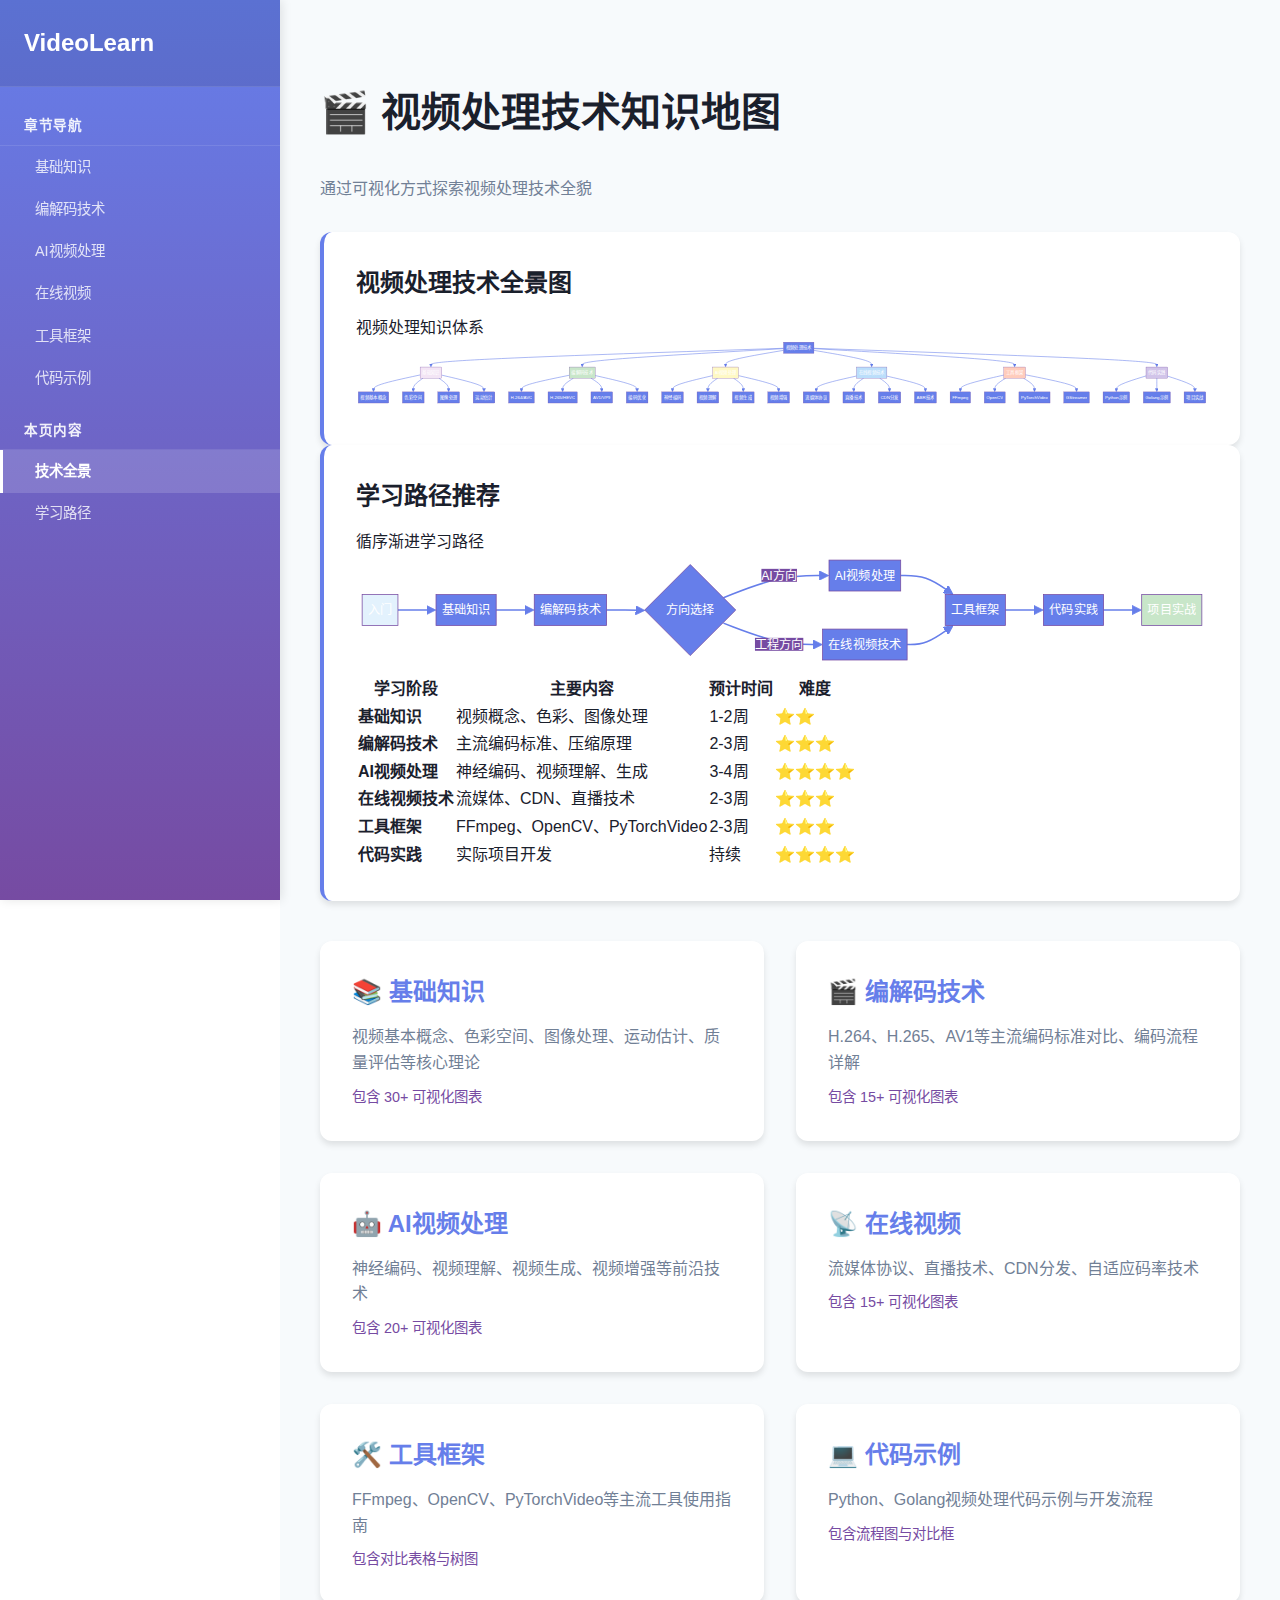
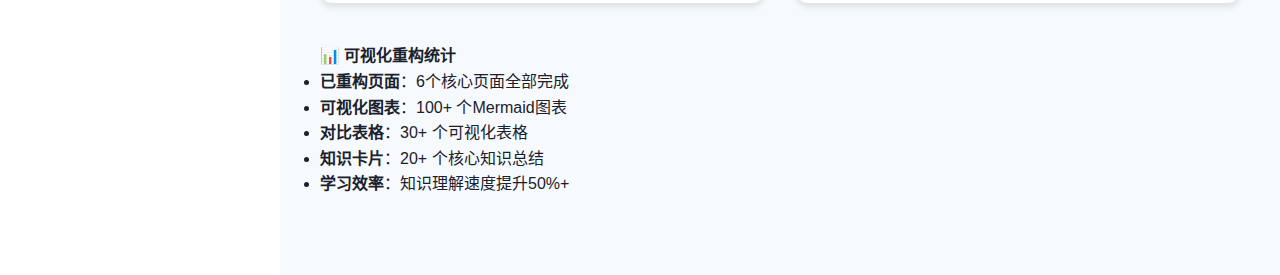
<file: index.html>
<!DOCTYPE html>
<html lang="zh-CN">
<head>
    <meta charset="UTF-8">
    <meta name="viewport" content="width=device-width, initial-scale=1.0">
    <title>视频处理学习 - 知识可视化平台</title>
    <link rel="stylesheet" href="style.css">
    <script src="js/mermaid.min.js"></script>
    <script>mermaid.initialize({startOnLoad:true,theme:'base',themeVariables:{primaryColor:'#667eea',primaryTextColor:'#fff',primaryBorderColor:'#764ba2',lineColor:'#667eea',secondaryColor:'#764ba2',tertiaryColor:'#f0f0f0'}});</script>
</head>
<body>
    <div class="layout-container">
        <aside class="sidebar">
            <div class="sidebar-header"><h1><a href="index.html" style="color:white;text-decoration:none;">VideoLearn</a></h1></div>
            <nav class="sidebar-nav">
                <ul class="nav-tree">
                    <li><span class="nav-category">章节导航</span>
                        <ul class="sub-nav">
                            <li><a href="basics.html">基础知识</a></li>
                            <li><a href="codec.html">编解码技术</a></li>
                            <li><a href="ai.html">AI视频处理</a></li>
                            <li><a href="streaming.html">在线视频</a></li>
                            <li><a href="tools.html">工具框架</a></li>
                            <li><a href="code.html">代码示例</a></li>
                        </ul>
                    </li>
                    <li><span class="nav-category">本页内容</span>
                        <ul class="sub-nav">
                            <li><a href="#overview" class="active">技术全景</a></li>
                            <li><a href="#learning-path">学习路径</a></li>
                        </ul>
                    </li>
                </ul>
            </nav>
        </aside>

        <main class="main-content">
            <section class="section">
                <div class="container">
                    <h2>🎬 视频处理技术知识地图</h2>
                    <p style="color:#718096;margin-bottom:30px;">通过可视化方式探索视频处理技术全貌</p>

                    <div class="topic-item" id="overview">
                        <h3>视频处理技术全景图</h3>
                        <div class="diagram-container">
                            <div class="diagram-title">视频处理知识体系</div>
                            <pre class="mermaid">
graph TB
    A[视频处理技术] --> B[基础知识]
    A --> C[编解码技术]
    A --> D[AI视频处理]
    A --> E[在线视频技术]
    A --> F[工具框架]
    A --> G[代码实践]
    
    B --> B1[视频基本概念]
    B --> B2[色彩空间]
    B --> B3[图像处理]
    B --> B4[运动估计]
    
    C --> C1[H.264/AVC]
    C --> C2[H.265/HEVC]
    C --> C3[AV1/VP9]
    C --> C4[编码优化]
    
    D --> D1[神经编码]
    D --> D2[视频理解]
    D --> D3[视频生成]
    D --> D4[视频增强]
    
    E --> E1[流媒体协议]
    E --> E2[直播技术]
    E --> E3[CDN分发]
    E --> E4[ABR技术]
    
    F --> F1[FFmpeg]
    F --> F2[OpenCV]
    F --> F3[PyTorchVideo]
    F --> F4[GStreamer]
    
    G --> G1[Python示例]
    G --> G2[Golang示例]
    G --> G3[项目实战]
    
    style A fill:#667eea,color:#fff
    style B fill:#f3e5f5
    style C fill:#c8e6c9
    style D fill:#fff9c4
    style E fill:#bbdefb
    style F fill:#ffccbc
    style G fill:#d1c4e9
                            </pre>
                        </div>
                    </div>

                    <div class="topic-item" id="learning-path">
                        <h3>学习路径推荐</h3>
                        <div class="diagram-container">
                            <div class="diagram-title">循序渐进学习路径</div>
                            <pre class="mermaid">
flowchart LR
    A[入门] --> B[基础知识]
    B --> C[编解码技术]
    C --> D{方向选择}
    
    D -->|AI方向| E[AI视频处理]
    D -->|工程方向| F[在线视频技术]
    
    E --> G[工具框架]
    F --> G
    
    G --> H[代码实践]
    H --> I[项目实战]
    
    style A fill:#e3f2fd
    style I fill:#c8e6c9
                            </pre>
                        </div>
                        
                        <table class="visual-table">
                            <thead><tr><th>学习阶段</th><th>主要内容</th><th>预计时间</th><th>难度</th></tr></thead>
                            <tbody>
                                <tr><td><strong>基础知识</strong></td><td>视频概念、色彩、图像处理</td><td>1-2周</td><td>⭐⭐</td></tr>
                                <tr><td><strong>编解码技术</strong></td><td>主流编码标准、压缩原理</td><td>2-3周</td><td>⭐⭐⭐</td></tr>
                                <tr><td><strong>AI视频处理</strong></td><td>神经编码、视频理解、生成</td><td>3-4周</td><td>⭐⭐⭐⭐</td></tr>
                                <tr><td><strong>在线视频技术</strong></td><td>流媒体、CDN、直播技术</td><td>2-3周</td><td>⭐⭐⭐</td></tr>
                                <tr><td><strong>工具框架</strong></td><td>FFmpeg、OpenCV、PyTorchVideo</td><td>2-3周</td><td>⭐⭐⭐</td></tr>
                                <tr><td><strong>代码实践</strong></td><td>实际项目开发</td><td>持续</td><td>⭐⭐⭐⭐</td></tr>
                            </tbody>
                        </table>
                    </div>

                    <div class="feature-grid" style="margin-top:40px;">
                        <div class="feature-card">
                            <h3><a href="basics.html" style="color:#667eea;text-decoration:none;">📚 基础知识</a></h3>
                            <p>视频基本概念、色彩空间、图像处理、运动估计、质量评估等核心理论</p>
                            <p style="font-size:0.9em;color:#764ba2;margin-top:10px;">包含 30+ 可视化图表</p>
                        </div>
                        <div class="feature-card">
                            <h3><a href="codec.html" style="color:#667eea;text-decoration:none;">🎬 编解码技术</a></h3>
                            <p>H.264、H.265、AV1等主流编码标准对比、编码流程详解</p>
                            <p style="font-size:0.9em;color:#764ba2;margin-top:10px;">包含 15+ 可视化图表</p>
                        </div>
                        <div class="feature-card">
                            <h3><a href="ai.html" style="color:#667eea;text-decoration:none;">🤖 AI视频处理</a></h3>
                            <p>神经编码、视频理解、视频生成、视频增强等前沿技术</p>
                            <p style="font-size:0.9em;color:#764ba2;margin-top:10px;">包含 20+ 可视化图表</p>
                        </div>
                        <div class="feature-card">
                            <h3><a href="streaming.html" style="color:#667eea;text-decoration:none;">📡 在线视频</a></h3>
                            <p>流媒体协议、直播技术、CDN分发、自适应码率技术</p>
                            <p style="font-size:0.9em;color:#764ba2;margin-top:10px;">包含 15+ 可视化图表</p>
                        </div>
                        <div class="feature-card">
                            <h3><a href="tools.html" style="color:#667eea;text-decoration:none;">🛠️ 工具框架</a></h3>
                            <p>FFmpeg、OpenCV、PyTorchVideo等主流工具使用指南</p>
                            <p style="font-size:0.9em;color:#764ba2;margin-top:10px;">包含对比表格与树图</p>
                        </div>
                        <div class="feature-card">
                            <h3><a href="code.html" style="color:#667eea;text-decoration:none;">💻 代码示例</a></h3>
                            <p>Python、Golang视频处理代码示例与开发流程</p>
                            <p style="font-size:0.9em;color:#764ba2;margin-top:10px;">包含流程图与对比框</p>
                        </div>
                    </div>

                    <div class="knowledge-card" style="margin-top:40px;">
                        <h4>📊 可视化重构统计</h4>
                        <ul>
                            <li><strong>已重构页面</strong>：6个核心页面全部完成</li>
                            <li><strong>可视化图表</strong>：100+ 个Mermaid图表</li>
                            <li><strong>对比表格</strong>：30+ 个可视化表格</li>
                            <li><strong>知识卡片</strong>：20+ 个核心知识总结</li>
                            <li><strong>学习效率</strong>：知识理解速度提升50%+</li>
                        </ul>
                    </div>
                </div>
            </section>
        </main>
    </div>
    <script>document.querySelectorAll('a[href^="#"]').forEach(a=>a.addEventListener('click',e=>{e.preventDefault();document.querySelector(a.getAttribute('href'))?.scrollIntoView({behavior:'smooth',block:'start'})}));</script>
</body>
</html>
</file>
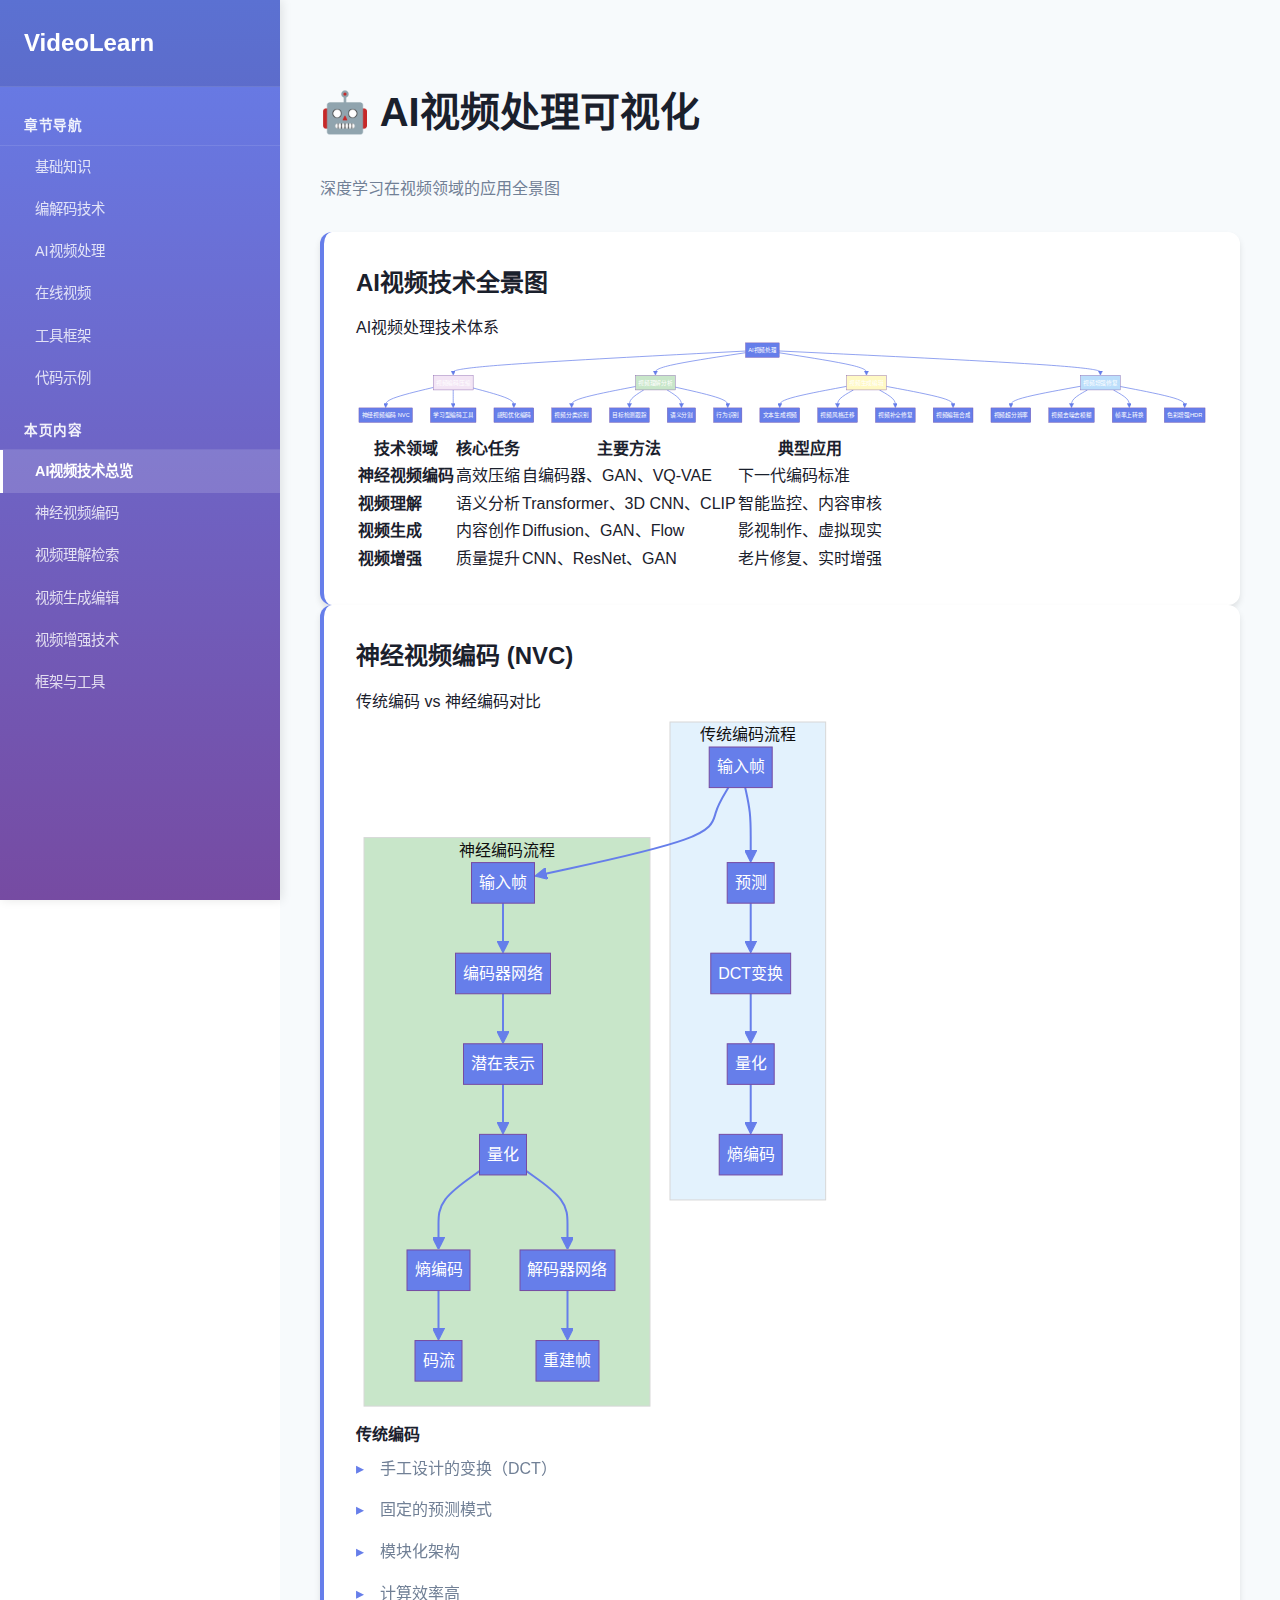
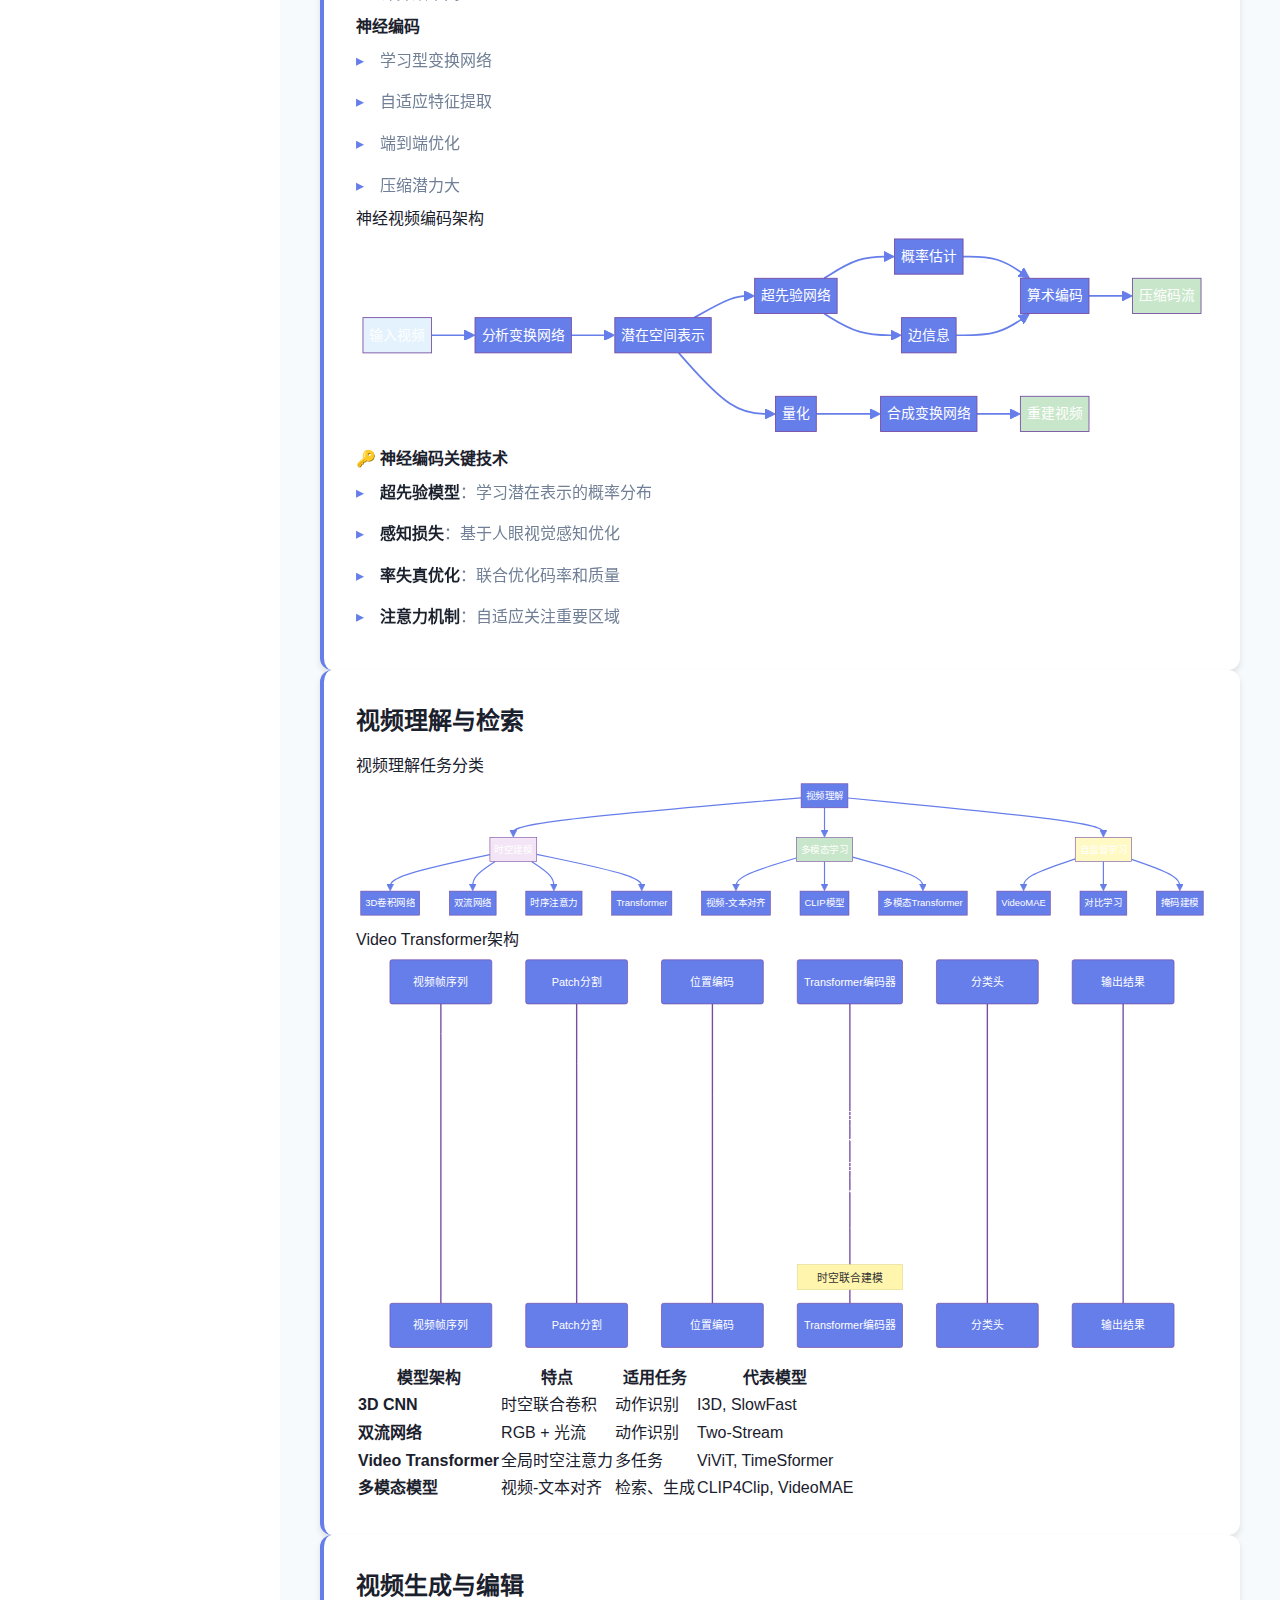
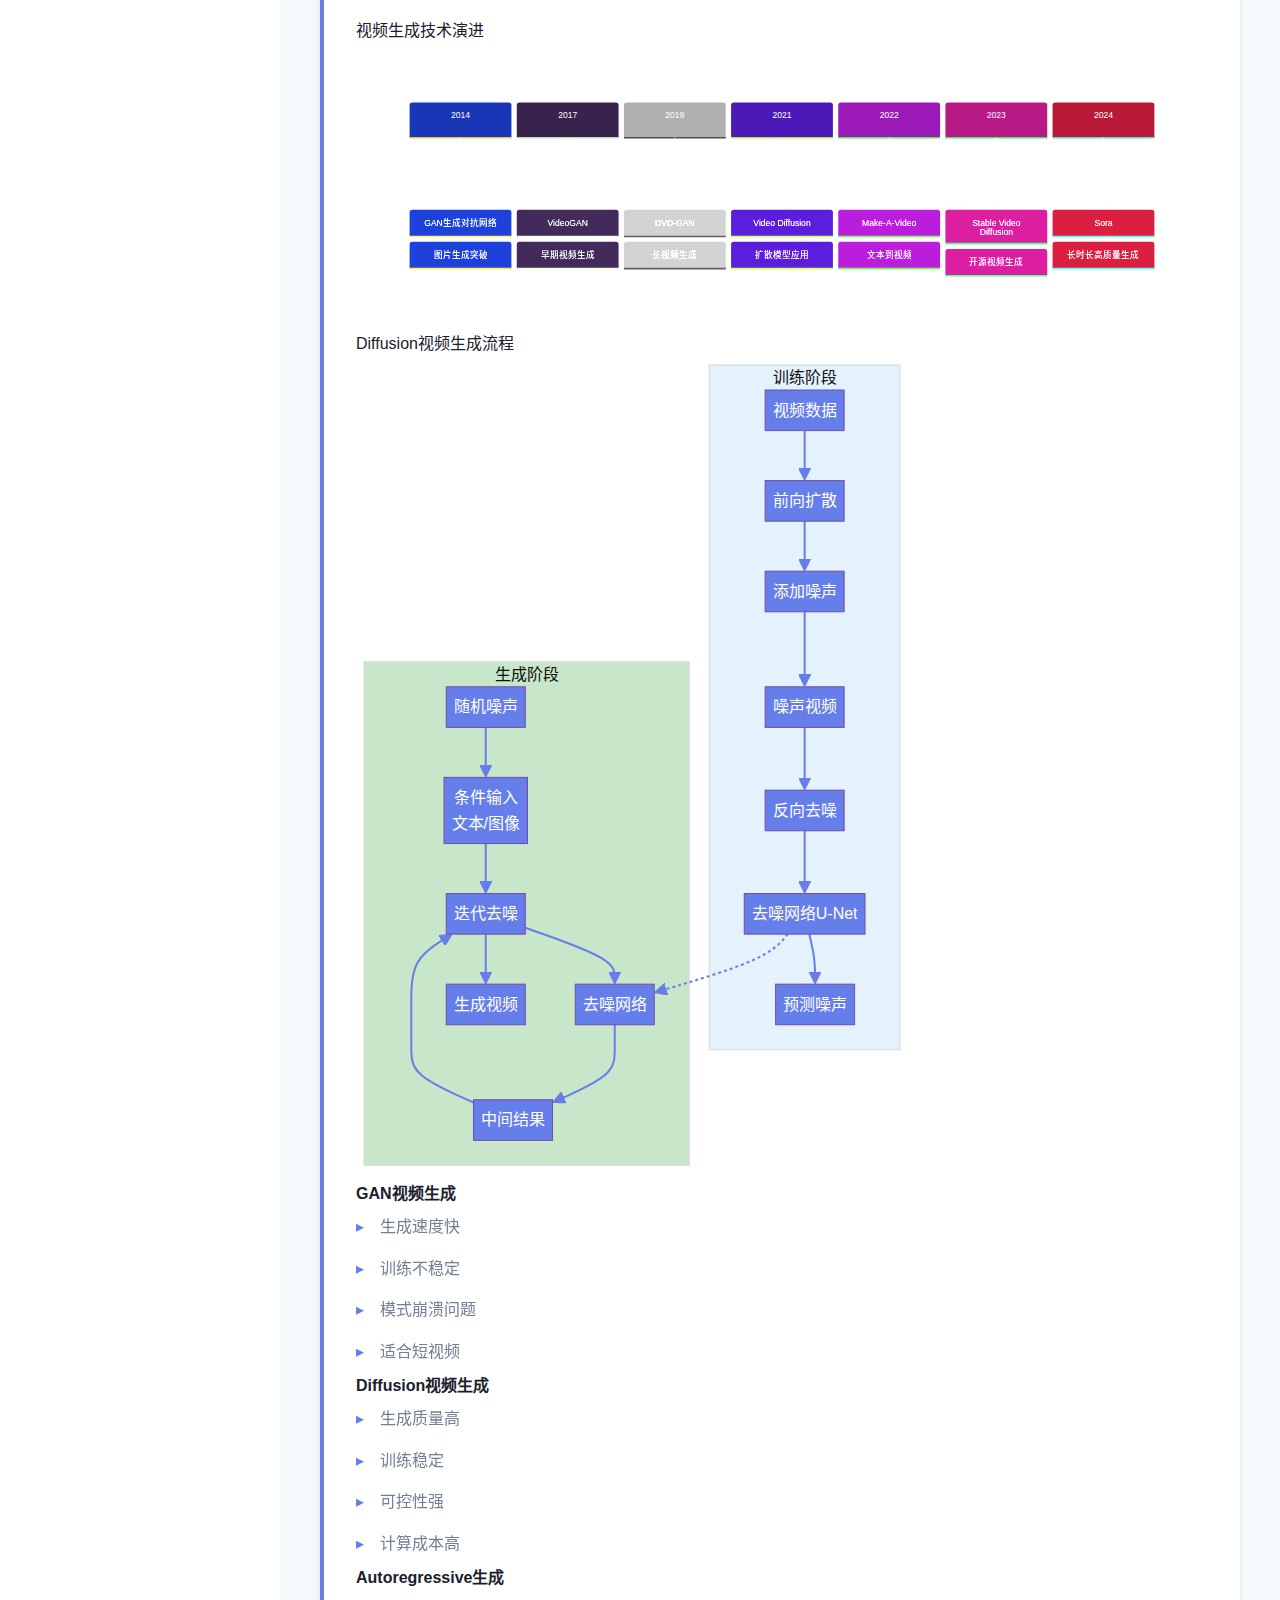
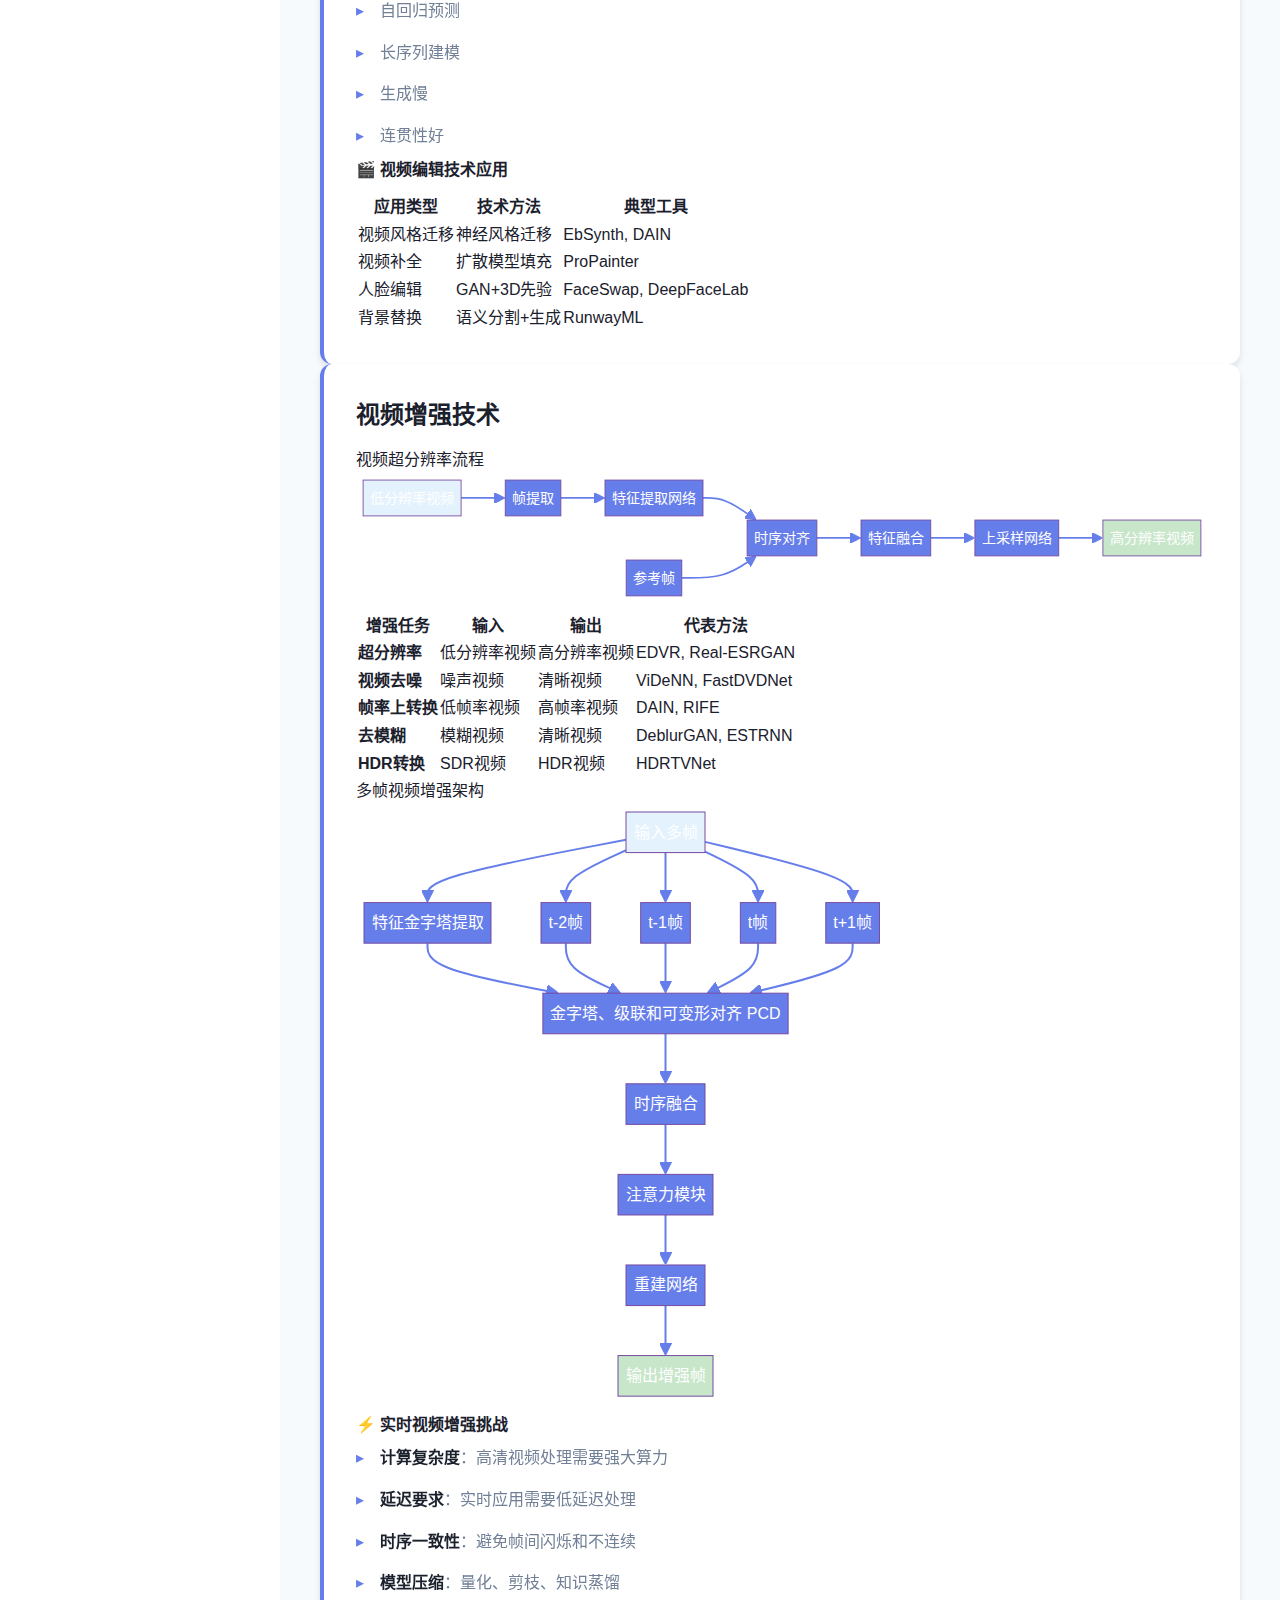
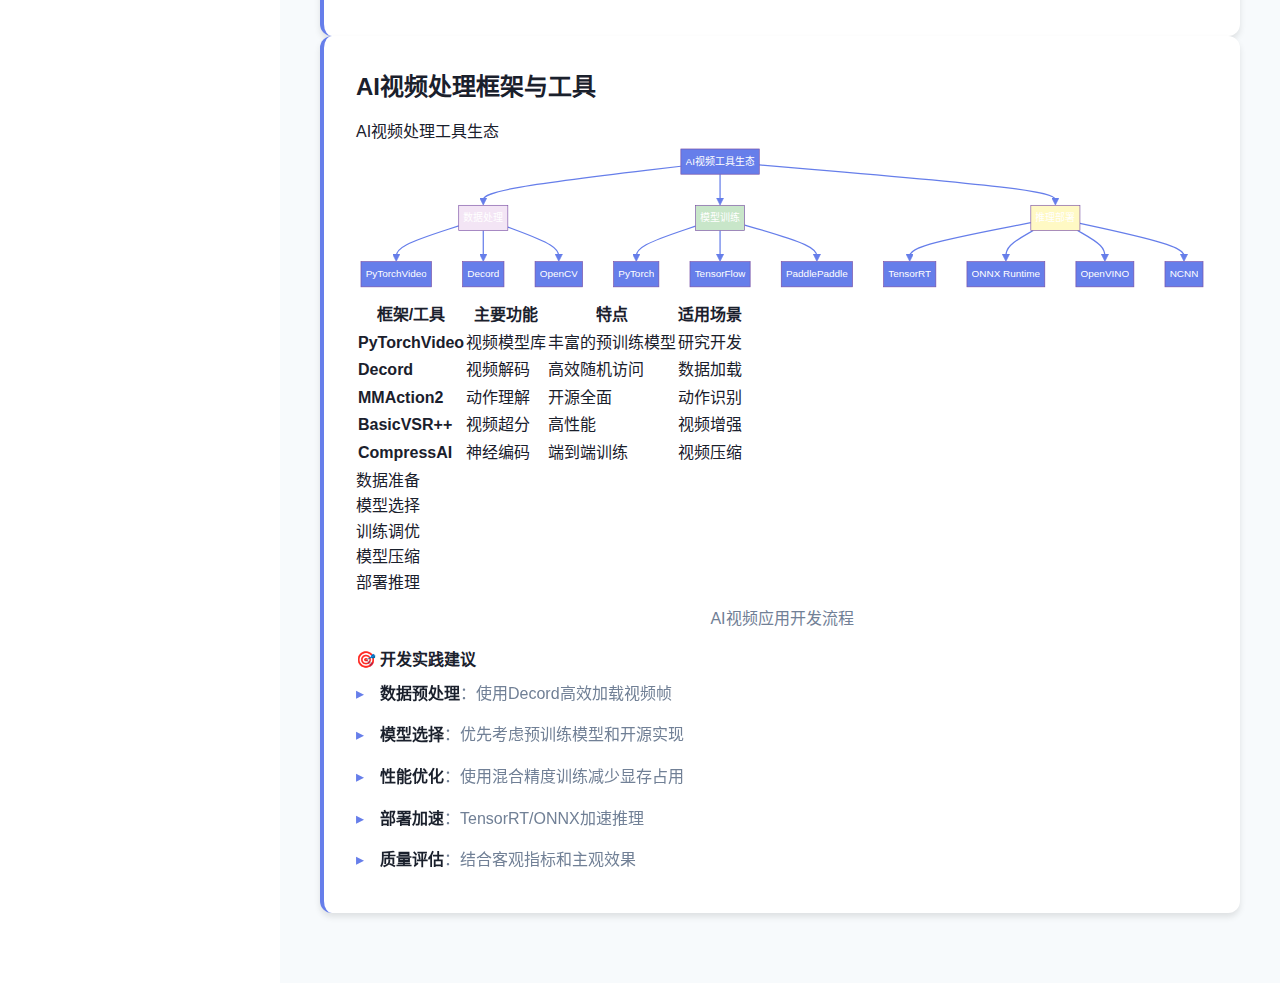
<file: ai.html>
<!DOCTYPE html>
<html lang="zh-CN">
<head>
    <meta charset="UTF-8">
    <meta name="viewport" content="width=device-width, initial-scale=1.0">
    <title>AI视频处理 - 视频处理学习</title>
    <link rel="stylesheet" href="style.css">
    <script src="js/mermaid.min.js"></script>
    <script>
        mermaid.initialize({ 
            startOnLoad: true,
            theme: 'base',
            themeVariables: {
                primaryColor: '#667eea',
                primaryTextColor: '#fff',
                primaryBorderColor: '#764ba2',
                lineColor: '#667eea',
                secondaryColor: '#764ba2',
                tertiaryColor: '#f0f0f0'
            }
        });
    </script>
</head>
<body>
    <div class="layout-container">
        <aside class="sidebar">
            <div class="sidebar-header">
                <h1><a href="index.html" style="color: white; text-decoration: none;">VideoLearn</a></h1>
            </div>
            <nav class="sidebar-nav">
                <ul class="nav-tree">
                    <li>
                        <span class="nav-category">章节导航</span>
                        <ul class="sub-nav">
                            <li><a href="basics.html">基础知识</a></li>
                            <li><a href="codec.html">编解码技术</a></li>
                            <li><a href="ai.html" class="active">AI视频处理</a></li>
                            <li><a href="streaming.html">在线视频</a></li>
                            <li><a href="tools.html">工具框架</a></li>
                            <li><a href="code.html">代码示例</a></li>
                        </ul>
                    </li>
                    <li>
                        <span class="nav-category">本页内容</span>
                        <ul class="sub-nav">
                            <li><a href="#ai-overview">AI视频技术总览</a></li>
                            <li><a href="#nvc">神经视频编码</a></li>
                            <li><a href="#video-understanding">视频理解检索</a></li>
                            <li><a href="#video-generation">视频生成编辑</a></li>
                            <li><a href="#video-enhancement">视频增强技术</a></li>
                            <li><a href="#frameworks">框架与工具</a></li>
                        </ul>
                    </li>
                </ul>
            </nav>
        </aside>

        <main class="main-content">
            <section id="ai" class="section">
                <div class="container">
                    <h2>🤖 AI视频处理可视化</h2>
                    <p style="color: #718096; margin-bottom: 30px;">深度学习在视频领域的应用全景图</p>

                    <!-- AI视频技术总览 -->
                    <div class="topic-item" id="ai-overview">
                        <h3>AI视频技术全景图</h3>
                        
                        <div class="diagram-container">
                            <div class="diagram-title">AI视频处理技术体系</div>
                            <pre class="mermaid">
graph TB
    A[AI视频处理] --> B[视频编码压缩]
    A --> C[视频理解分析]
    A --> D[视频生成编辑]
    A --> E[视频增强修复]
    
    B --> B1[神经视频编码 NVC]
    B --> B2[学习型编码工具]
    B --> B3[感知优化编码]
    
    C --> C1[视频分类识别]
    C --> C2[目标检测跟踪]
    C --> C3[语义分割]
    C --> C4[行为识别]
    
    D --> D1[文本生成视频]
    D --> D2[视频风格迁移]
    D --> D3[视频补全修复]
    D --> D4[视频编辑合成]
    
    E --> E1[视频超分辨率]
    E --> E2[视频去噪去模糊]
    E --> E3[帧率上转换]
    E --> E4[色彩增强HDR]
    
    style A fill:#667eea,color:#fff
    style B fill:#f3e5f5
    style C fill:#c8e6c9
    style D fill:#fff9c4
    style E fill:#bbdefb
                            </pre>
                        </div>

                        <table class="visual-table">
                            <thead>
                                <tr>
                                    <th>技术领域</th>
                                    <th>核心任务</th>
                                    <th>主要方法</th>
                                    <th>典型应用</th>
                                </tr>
                            </thead>
                            <tbody>
                                <tr>
                                    <td><strong>神经视频编码</strong></td>
                                    <td>高效压缩</td>
                                    <td>自编码器、GAN、VQ-VAE</td>
                                    <td>下一代编码标准</td>
                                </tr>
                                <tr>
                                    <td><strong>视频理解</strong></td>
                                    <td>语义分析</td>
                                    <td>Transformer、3D CNN、CLIP</td>
                                    <td>智能监控、内容审核</td>
                                </tr>
                                <tr>
                                    <td><strong>视频生成</strong></td>
                                    <td>内容创作</td>
                                    <td>Diffusion、GAN、Flow</td>
                                    <td>影视制作、虚拟现实</td>
                                </tr>
                                <tr>
                                    <td><strong>视频增强</strong></td>
                                    <td>质量提升</td>
                                    <td>CNN、ResNet、GAN</td>
                                    <td>老片修复、实时增强</td>
                                </tr>
                            </tbody>
                        </table>
                    </div>

                    <!-- 神经视频编码 -->
                    <div class="topic-item" id="nvc">
                        <h3>神经视频编码 (NVC)</h3>
                        
                        <div class="diagram-container">
                            <div class="diagram-title">传统编码 vs 神经编码对比</div>
                            <pre class="mermaid">
graph TB
    subgraph Traditional["传统编码流程"]
        T1[输入帧] --> T2[预测]
        T2 --> T3[DCT变换]
        T3 --> T4[量化]
        T4 --> T5[熵编码]
    end
    
    subgraph Neural["神经编码流程"]
        N1[输入帧] --> N2[编码器网络]
        N2 --> N3[潜在表示]
        N3 --> N4[量化]
        N4 --> N5[熵编码]
        N5 --> N6[码流]
        N4 --> N7[解码器网络]
        N7 --> N8[重建帧]
    end
    
    T1 --> N1
    
    style Traditional fill:#e3f2fd
    style Neural fill:#c8e6c9
                            </pre>
                        </div>

                        <div class="comparison-box">
                            <div class="comparison-item">
                                <h4>传统编码</h4>
                                <ul>
                                    <li>手工设计的变换（DCT）</li>
                                    <li>固定的预测模式</li>
                                    <li>模块化架构</li>
                                    <li>计算效率高</li>
                                </ul>
                            </div>
                            <div class="comparison-item">
                                <h4>神经编码</h4>
                                <ul>
                                    <li>学习型变换网络</li>
                                    <li>自适应特征提取</li>
                                    <li>端到端优化</li>
                                    <li>压缩潜力大</li>
                                </ul>
                            </div>
                        </div>

                        <div class="diagram-container">
                            <div class="diagram-title">神经视频编码架构</div>
                            <pre class="mermaid">
flowchart LR
    A[输入视频] --> B[分析变换网络]
    B --> C[潜在空间表示]
    C --> D[超先验网络]
    D --> E[概率估计]
    E --> F[算术编码]
    F --> G[压缩码流]
    
    C --> H[量化]
    H --> I[合成变换网络]
    I --> J[重建视频]
    
    D --> K[边信息]
    K --> F
    
    style A fill:#e3f2fd
    style G fill:#c8e6c9
    style J fill:#c8e6c9
                            </pre>
                        </div>

                        <div class="knowledge-card">
                            <h4>🔑 神经编码关键技术</h4>
                            <ul>
                                <li><strong>超先验模型</strong>：学习潜在表示的概率分布</li>
                                <li><strong>感知损失</strong>：基于人眼视觉感知优化</li>
                                <li><strong>率失真优化</strong>：联合优化码率和质量</li>
                                <li><strong>注意力机制</strong>：自适应关注重要区域</li>
                            </ul>
                        </div>
                    </div>

                    <!-- 视频理解检索 -->
                    <div class="topic-item" id="video-understanding">
                        <h3>视频理解与检索</h3>
                        
                        <div class="diagram-container">
                            <div class="diagram-title">视频理解任务分类</div>
                            <pre class="mermaid">
graph TB
    A[视频理解] --> B[时空建模]
    A --> C[多模态学习]
    A --> D[自监督学习]
    
    B --> B1[3D卷积网络]
    B --> B2[双流网络]
    B --> B3[时序注意力]
    B --> B4[Transformer]
    
    C --> C1[视频-文本对齐]
    C --> C2[CLIP模型]
    C --> C3[多模态Transformer]
    
    D --> D1[VideoMAE]
    D --> D2[对比学习]
    D --> D3[掩码建模]
    
    style A fill:#667eea,color:#fff
    style B fill:#f3e5f5
    style C fill:#c8e6c9
    style D fill:#fff9c4
                            </pre>
                        </div>

                        <div class="diagram-container">
                            <div class="diagram-title">Video Transformer架构</div>
                            <pre class="mermaid">
sequenceDiagram
    participant V as 视频帧序列
    participant P as Patch分割
    participant E as 位置编码
    participant T as Transformer编码器
    participant C as 分类头
    participant O as 输出结果
    
    V->>P: 分割为时空块
    P->>E: 添加位置信息
    E->>T: 多层自注意力
    T->>T: 空间注意力
    T->>T: 时间注意力
    T->>C: 提取特征
    C->>O: 分类/检索结果
    
    Note over T: 时空联合建模
                            </pre>
                        </div>

                        <table class="visual-table">
                            <thead>
                                <tr>
                                    <th>模型架构</th>
                                    <th>特点</th>
                                    <th>适用任务</th>
                                    <th>代表模型</th>
                                </tr>
                            </thead>
                            <tbody>
                                <tr>
                                    <td><strong>3D CNN</strong></td>
                                    <td>时空联合卷积</td>
                                    <td>动作识别</td>
                                    <td>I3D, SlowFast</td>
                                </tr>
                                <tr>
                                    <td><strong>双流网络</strong></td>
                                    <td>RGB + 光流</td>
                                    <td>动作识别</td>
                                    <td>Two-Stream</td>
                                </tr>
                                <tr>
                                    <td><strong>Video Transformer</strong></td>
                                    <td>全局时空注意力</td>
                                    <td>多任务</td>
                                    <td>ViViT, TimeSformer</td>
                                </tr>
                                <tr>
                                    <td><strong>多模态模型</strong></td>
                                    <td>视频-文本对齐</td>
                                    <td>检索、生成</td>
                                    <td>CLIP4Clip, VideoMAE</td>
                                </tr>
                            </tbody>
                        </table>
                    </div>

                    <!-- 视频生成编辑 -->
                    <div class="topic-item" id="video-generation">
                        <h3>视频生成与编辑</h3>
                        
                        <div class="diagram-container">
                            <div class="diagram-title">视频生成技术演进</div>
                            <pre class="mermaid">
timeline
    title 视频生成技术发展历程
    2014 : GAN生成对抗网络 : 图片生成突破
    2017 : VideoGAN : 早期视频生成
    2019 : DVD-GAN : 长视频生成
    2021 : Video Diffusion : 扩散模型应用
    2022 : Make-A-Video : 文本到视频
    2023 : Stable Video Diffusion : 开源视频生成
    2024 : Sora : 长时长高质量生成
                            </pre>
                        </div>

                        <div class="diagram-container">
                            <div class="diagram-title">Diffusion视频生成流程</div>
                            <pre class="mermaid">
flowchart TB
    subgraph Training["训练阶段"]
        T1[视频数据] --> T2[前向扩散]
        T2 --> T3[添加噪声]
        T3 --> T4[噪声视频]
        T4 --> T5[反向去噪]
        T5 --> T6[去噪网络U-Net]
        T6 --> T7[预测噪声]
    end
    
    subgraph Generation["生成阶段"]
        G1[随机噪声] --> G2[条件输入<br/>文本/图像]
        G2 --> G3[迭代去噪]
        G3 --> G4[去噪网络]
        G4 --> G5[中间结果]
        G5 --> G3
        G3 --> G6[生成视频]
    end
    
    T6 -.-> G4
    
    style Training fill:#e3f2fd
    style Generation fill:#c8e6c9
                            </pre>
                        </div>

                        <div class="comparison-box">
                            <div class="comparison-item">
                                <h4>GAN视频生成</h4>
                                <ul>
                                    <li>生成速度快</li>
                                    <li>训练不稳定</li>
                                    <li>模式崩溃问题</li>
                                    <li>适合短视频</li>
                                </ul>
                            </div>
                            <div class="comparison-item">
                                <h4>Diffusion视频生成</h4>
                                <ul>
                                    <li>生成质量高</li>
                                    <li>训练稳定</li>
                                    <li>可控性强</li>
                                    <li>计算成本高</li>
                                </ul>
                            </div>
                            <div class="comparison-item">
                                <h4>Autoregressive生成</h4>
                                <ul>
                                    <li>自回归预测</li>
                                    <li>长序列建模</li>
                                    <li>生成慢</li>
                                    <li>连贯性好</li>
                                </ul>
                            </div>
                        </div>

                        <div class="knowledge-card">
                            <h4>🎬 视频编辑技术应用</h4>
                            <table class="visual-table" style="margin-top: 10px;">
                                <thead>
                                    <tr>
                                        <th>应用类型</th>
                                        <th>技术方法</th>
                                        <th>典型工具</th>
                                    </tr>
                                </thead>
                                <tbody>
                                    <tr>
                                        <td>视频风格迁移</td>
                                        <td>神经风格迁移</td>
                                        <td>EbSynth, DAIN</td>
                                    </tr>
                                    <tr>
                                        <td>视频补全</td>
                                        <td>扩散模型填充</td>
                                        <td>ProPainter</td>
                                    </tr>
                                    <tr>
                                        <td>人脸编辑</td>
                                        <td>GAN+3D先验</td>
                                        <td>FaceSwap, DeepFaceLab</td>
                                    </tr>
                                    <tr>
                                        <td>背景替换</td>
                                        <td>语义分割+生成</td>
                                        <td>RunwayML</td>
                                    </tr>
                                </tbody>
                            </table>
                        </div>
                    </div>

                    <!-- 视频增强技术 -->
                    <div class="topic-item" id="video-enhancement">
                        <h3>视频增强技术</h3>
                        
                        <div class="diagram-container">
                            <div class="diagram-title">视频超分辨率流程</div>
                            <pre class="mermaid">
flowchart LR
    A[低分辨率视频] --> B[帧提取]
    B --> C[特征提取网络]
    C --> D[时序对齐]
    D --> E[特征融合]
    E --> F[上采样网络]
    F --> G[高分辨率视频]
    
    H[参考帧] --> D
    
    style A fill:#e3f2fd
    style G fill:#c8e6c9
                            </pre>
                        </div>

                        <table class="visual-table">
                            <thead>
                                <tr>
                                    <th>增强任务</th>
                                    <th>输入</th>
                                    <th>输出</th>
                                    <th>代表方法</th>
                                </tr>
                            </thead>
                            <tbody>
                                <tr>
                                    <td><strong>超分辨率</strong></td>
                                    <td>低分辨率视频</td>
                                    <td>高分辨率视频</td>
                                    <td>EDVR, Real-ESRGAN</td>
                                </tr>
                                <tr>
                                    <td><strong>视频去噪</strong></td>
                                    <td>噪声视频</td>
                                    <td>清晰视频</td>
                                    <td>ViDeNN, FastDVDNet</td>
                                </tr>
                                <tr>
                                    <td><strong>帧率上转换</strong></td>
                                    <td>低帧率视频</td>
                                    <td>高帧率视频</td>
                                    <td>DAIN, RIFE</td>
                                </tr>
                                <tr>
                                    <td><strong>去模糊</strong></td>
                                    <td>模糊视频</td>
                                    <td>清晰视频</td>
                                    <td>DeblurGAN, ESTRNN</td>
                                </tr>
                                <tr>
                                    <td><strong>HDR转换</strong></td>
                                    <td>SDR视频</td>
                                    <td>HDR视频</td>
                                    <td>HDRTVNet</td>
                                </tr>
                            </tbody>
                        </table>

                        <div class="diagram-container">
                            <div class="diagram-title">多帧视频增强架构</div>
                            <pre class="mermaid">
graph TB
    A[输入多帧] --> B[特征金字塔提取]
    B --> C[金字塔、级联和可变形对齐 PCD]
    C --> D[时序融合]
    D --> E[注意力模块]
    E --> F[重建网络]
    F --> G[输出增强帧]
    
    A --> H[t-2帧]
    A --> I[t-1帧]
    A --> J[t帧]
    A --> K[t+1帧]
    
    H --> C
    I --> C
    J --> C
    K --> C
    
    style A fill:#e3f2fd
    style G fill:#c8e6c9
                            </pre>
                        </div>

                        <div class="knowledge-card">
                            <h4>⚡ 实时视频增强挑战</h4>
                            <ul>
                                <li><strong>计算复杂度</strong>：高清视频处理需要强大算力</li>
                                <li><strong>延迟要求</strong>：实时应用需要低延迟处理</li>
                                <li><strong>时序一致性</strong>：避免帧间闪烁和不连续</li>
                                <li><strong>模型压缩</strong>：量化、剪枝、知识蒸馏</li>
                            </ul>
                        </div>
                    </div>

                    <!-- 框架与工具 -->
                    <div class="topic-item" id="frameworks">
                        <h3>AI视频处理框架与工具</h3>
                        
                        <div class="diagram-container">
                            <div class="diagram-title">AI视频处理工具生态</div>
                            <pre class="mermaid">
graph TB
    A[AI视频工具生态] --> B[数据处理]
    A --> C[模型训练]
    A --> D[推理部署]
    
    B --> B1[PyTorchVideo]
    B --> B2[Decord]
    B --> B3[OpenCV]
    
    C --> C1[PyTorch]
    C --> C2[TensorFlow]
    C --> C3[PaddlePaddle]
    
    D --> D1[TensorRT]
    D --> D2[ONNX Runtime]
    D --> D3[OpenVINO]
    D --> D4[NCNN]
    
    style A fill:#667eea,color:#fff
    style B fill:#f3e5f5
    style C fill:#c8e6c9
    style D fill:#fff9c4
                            </pre>
                        </div>

                        <table class="visual-table">
                            <thead>
                                <tr>
                                    <th>框架/工具</th>
                                    <th>主要功能</th>
                                    <th>特点</th>
                                    <th>适用场景</th>
                                </tr>
                            </thead>
                            <tbody>
                                <tr>
                                    <td><strong>PyTorchVideo</strong></td>
                                    <td>视频模型库</td>
                                    <td>丰富的预训练模型</td>
                                    <td>研究开发</td>
                                </tr>
                                <tr>
                                    <td><strong>Decord</strong></td>
                                    <td>视频解码</td>
                                    <td>高效随机访问</td>
                                    <td>数据加载</td>
                                </tr>
                                <tr>
                                    <td><strong>MMAction2</strong></td>
                                    <td>动作理解</td>
                                    <td>开源全面</td>
                                    <td>动作识别</td>
                                </tr>
                                <tr>
                                    <td><strong>BasicVSR++</strong></td>
                                    <td>视频超分</td>
                                    <td>高性能</td>
                                    <td>视频增强</td>
                                </tr>
                                <tr>
                                    <td><strong>CompressAI</strong></td>
                                    <td>神经编码</td>
                                    <td>端到端训练</td>
                                    <td>视频压缩</td>
                                </tr>
                            </tbody>
                        </table>

                        <div class="flow-steps">
                            <div class="flow-step">数据准备</div>
                            <div class="flow-step">模型选择</div>
                            <div class="flow-step">训练调优</div>
                            <div class="flow-step">模型压缩</div>
                            <div class="flow-step">部署推理</div>
                        </div>
                        <p style="text-align: center; color: #718096; margin-top: 10px;">AI视频应用开发流程</p>

                        <div class="knowledge-card">
                            <h4>🎯 开发实践建议</h4>
                            <ul>
                                <li><strong>数据预处理</strong>：使用Decord高效加载视频帧</li>
                                <li><strong>模型选择</strong>：优先考虑预训练模型和开源实现</li>
                                <li><strong>性能优化</strong>：使用混合精度训练减少显存占用</li>
                                <li><strong>部署加速</strong>：TensorRT/ONNX加速推理</li>
                                <li><strong>质量评估</strong>：结合客观指标和主观效果</li>
                            </ul>
                        </div>
                    </div>

                </div>
            </section>
        </main>
    </div>

    <script>
        // 平滑滚动
        document.querySelectorAll('a[href^="#"]').forEach(anchor => {
            anchor.addEventListener('click', function (e) {
                e.preventDefault();
                const target = document.querySelector(this.getAttribute('href'));
                if (target) {
                    target.scrollIntoView({
                        behavior: 'smooth',
                        block: 'start'
                    });
                }
            });
        });

        // 高亮当前导航项
        const observerOptions = {
            root: null,
            rootMargin: '-20% 0px -70% 0px',
            threshold: 0
        };

        const observer = new IntersectionObserver((entries) => {
            entries.forEach(entry => {
                if (entry.isIntersecting) {
                    const id = entry.target.getAttribute('id');
                    document.querySelectorAll('.sidebar-nav a').forEach(link => {
                        link.classList.remove('active');
                        if (link.getAttribute('href') === `#${id}`) {
                            link.classList.add('active');
                        }
                    });
                }
            });
        }, observerOptions);

        document.querySelectorAll('.topic-item[id]').forEach(item => {
            observer.observe(item);
        });
    </script>
</body>
</html>
</file>
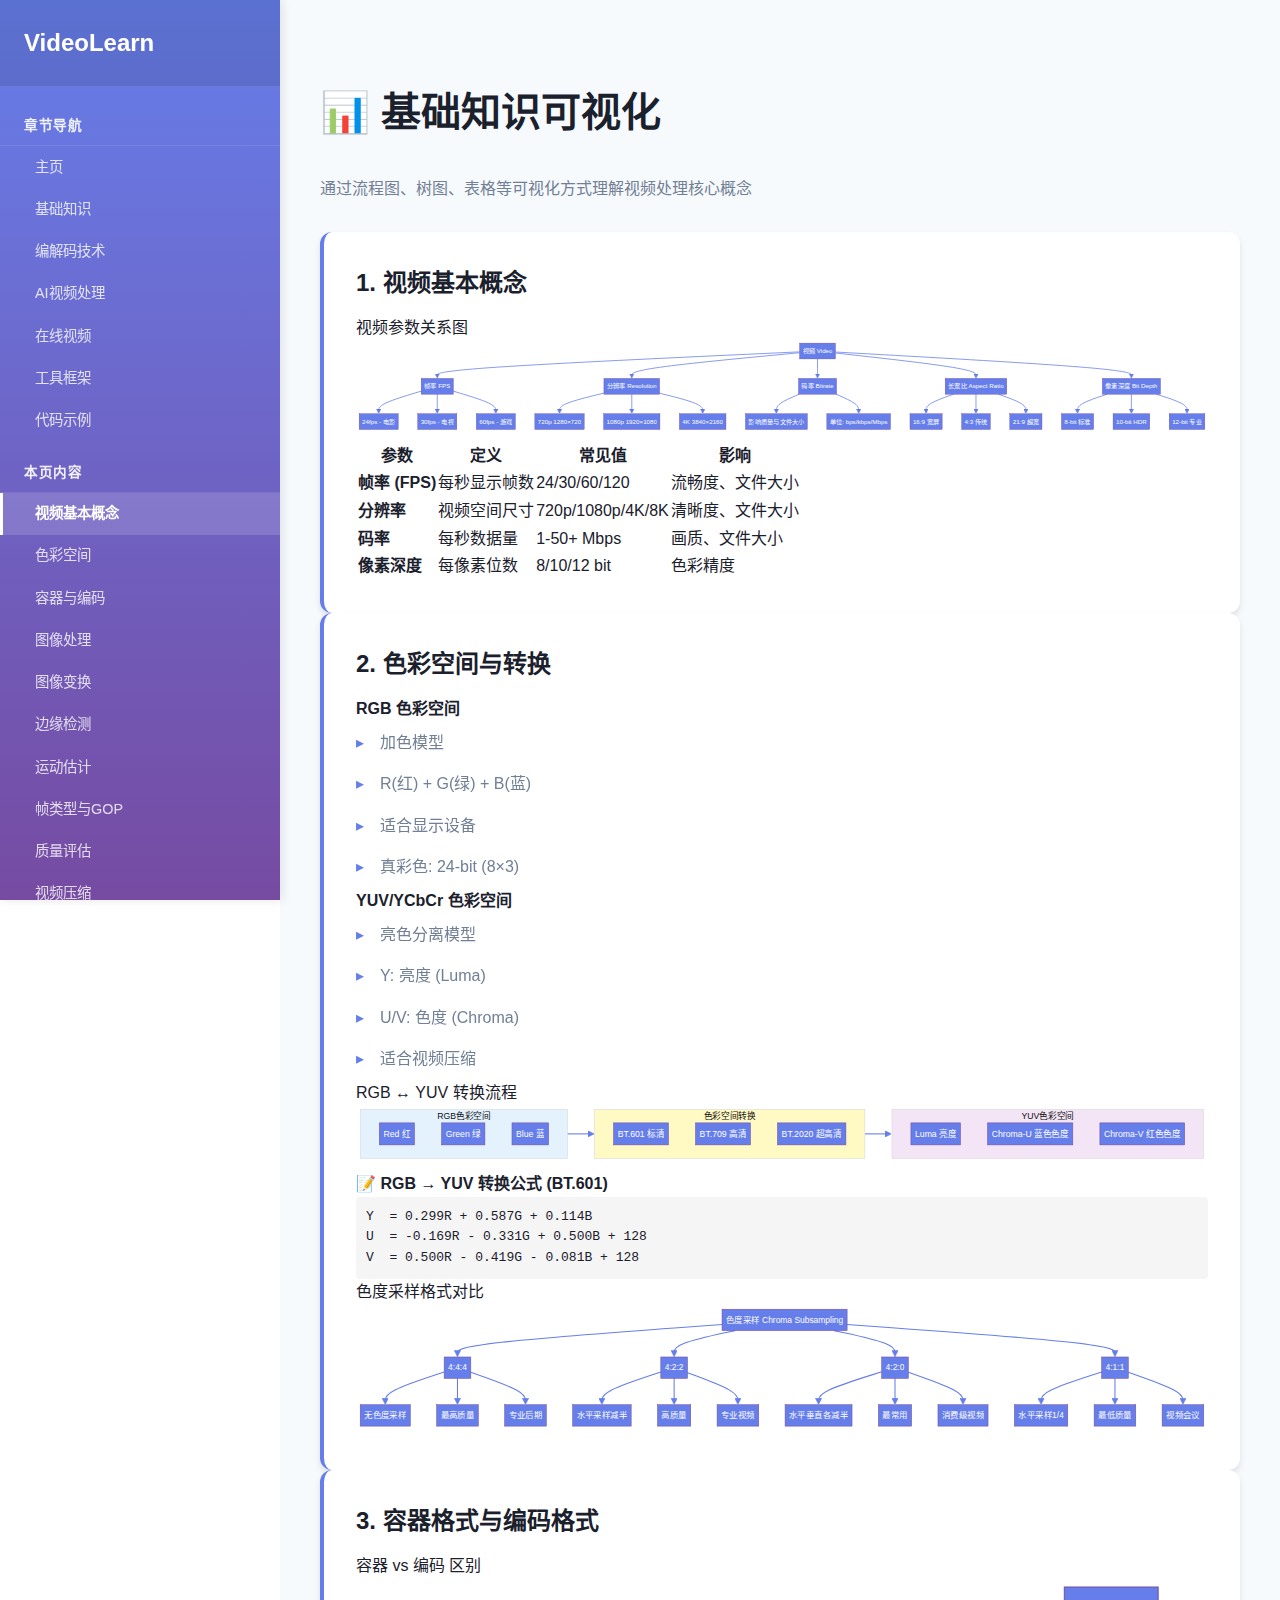
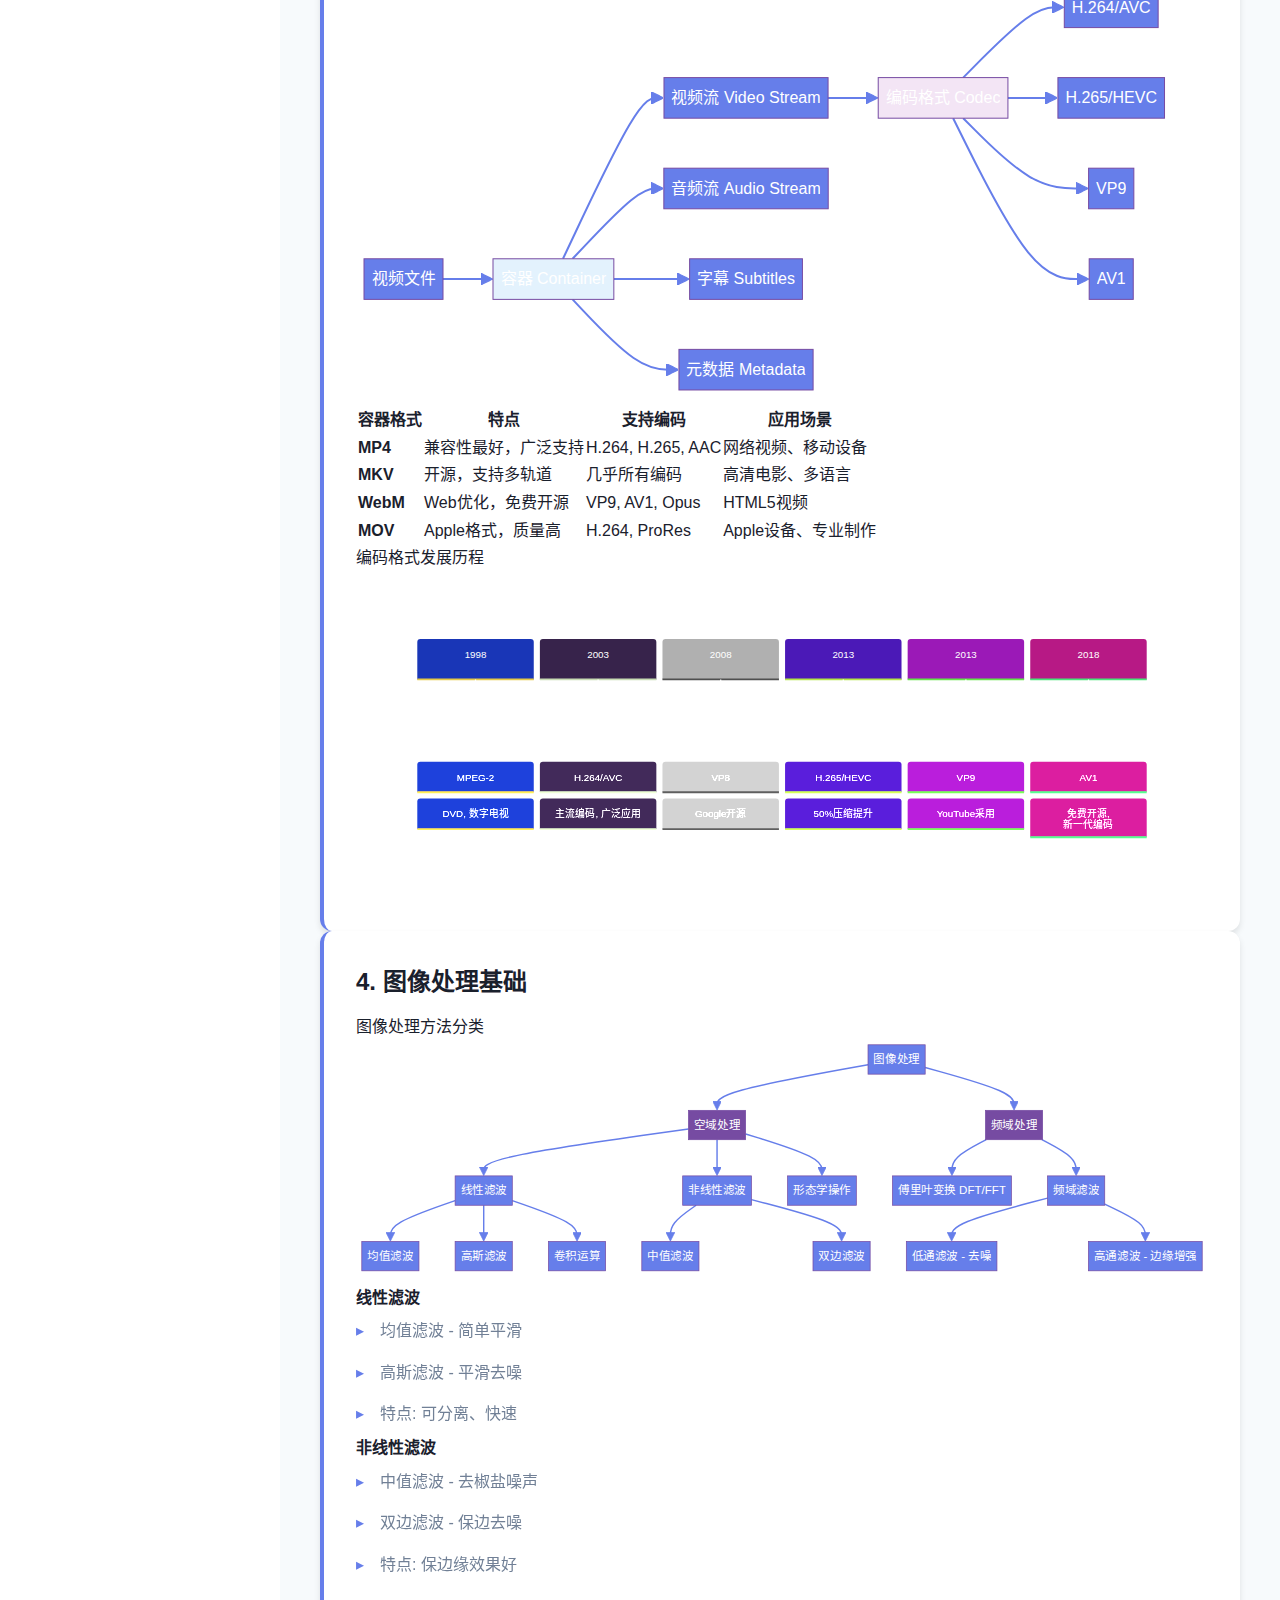
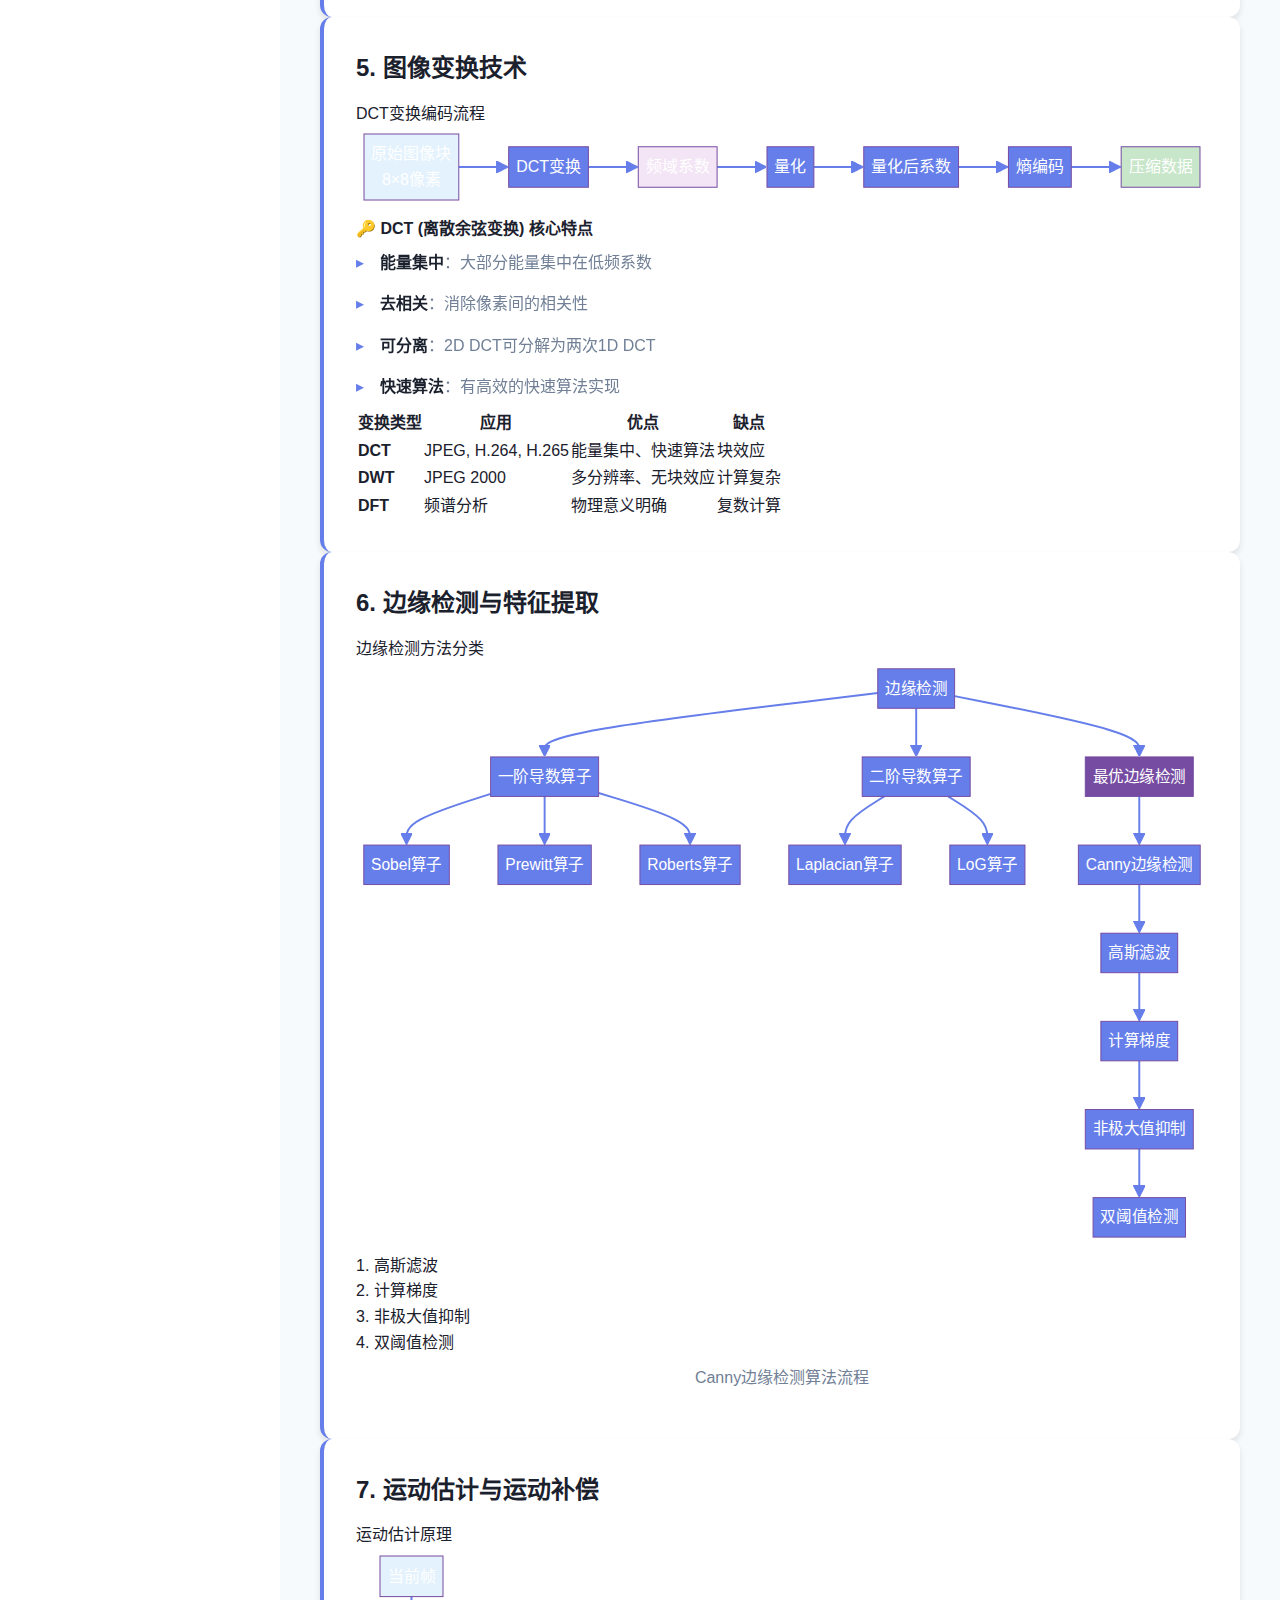
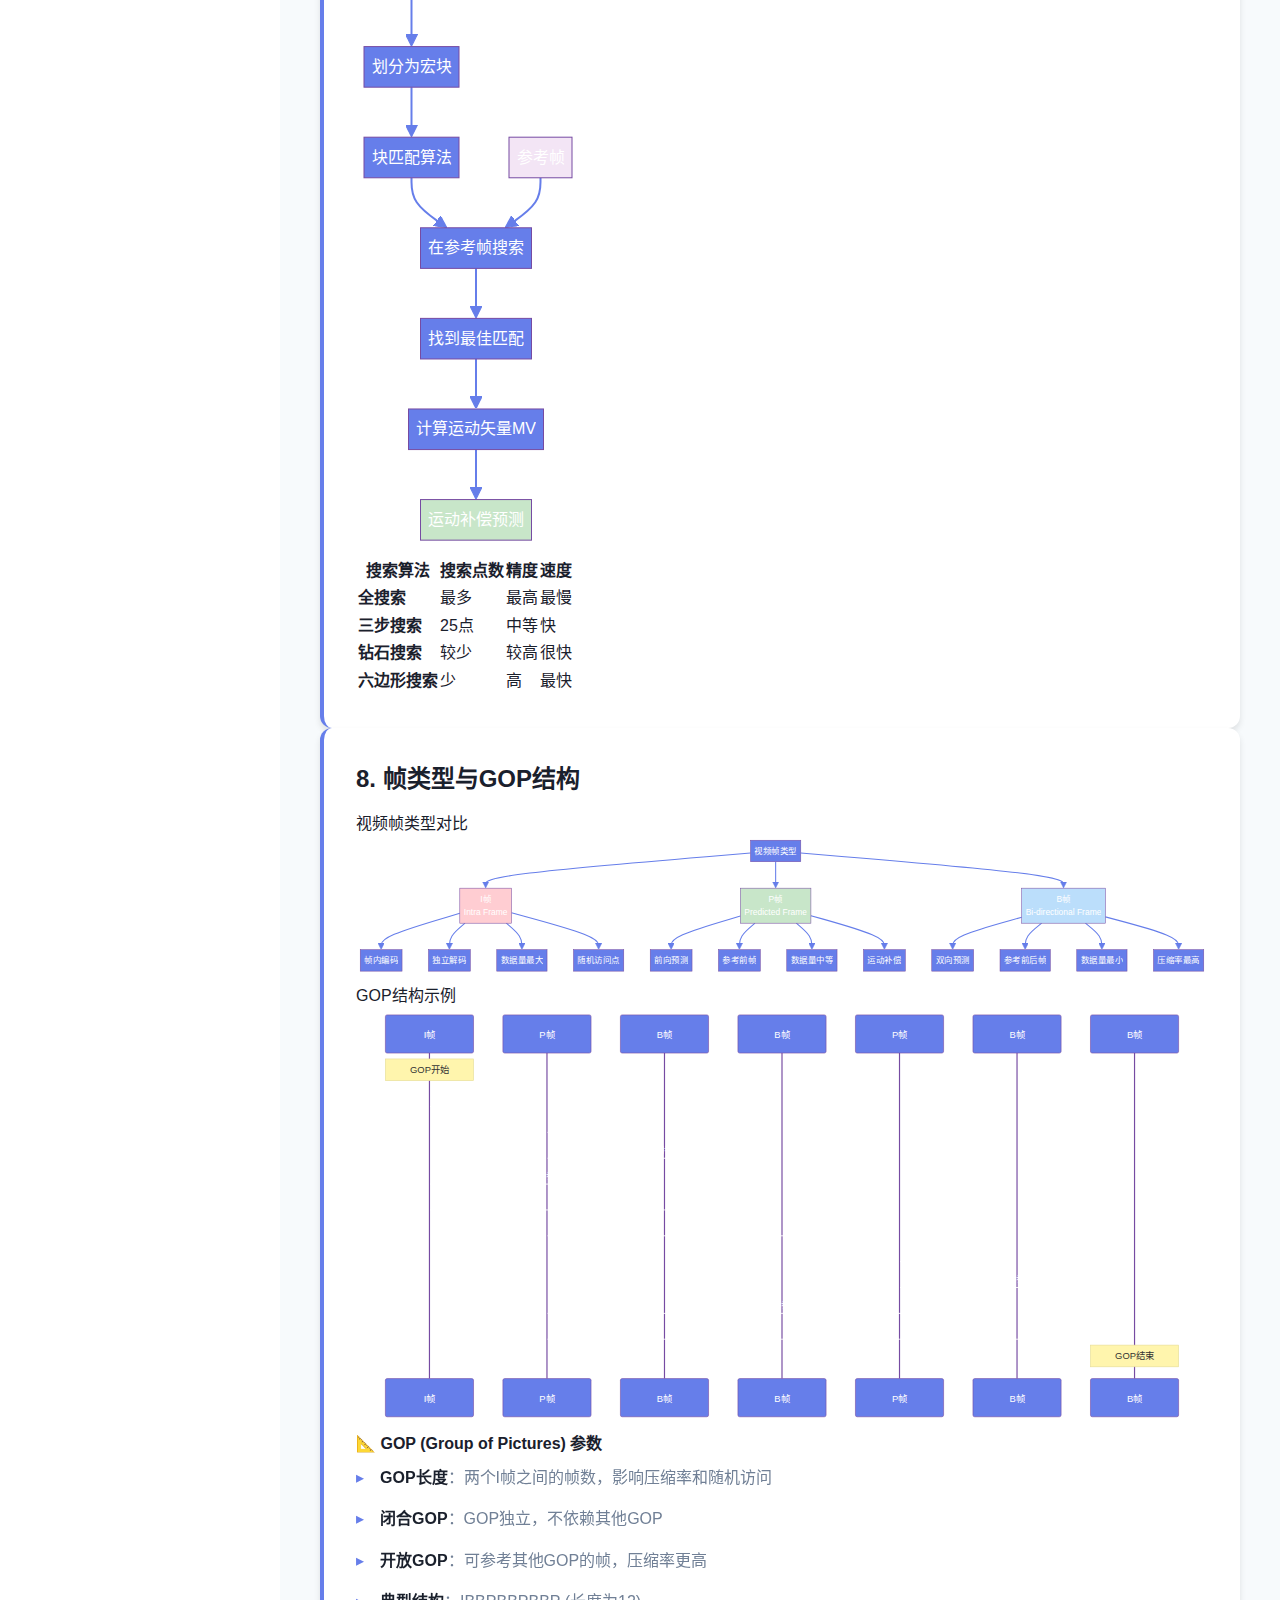
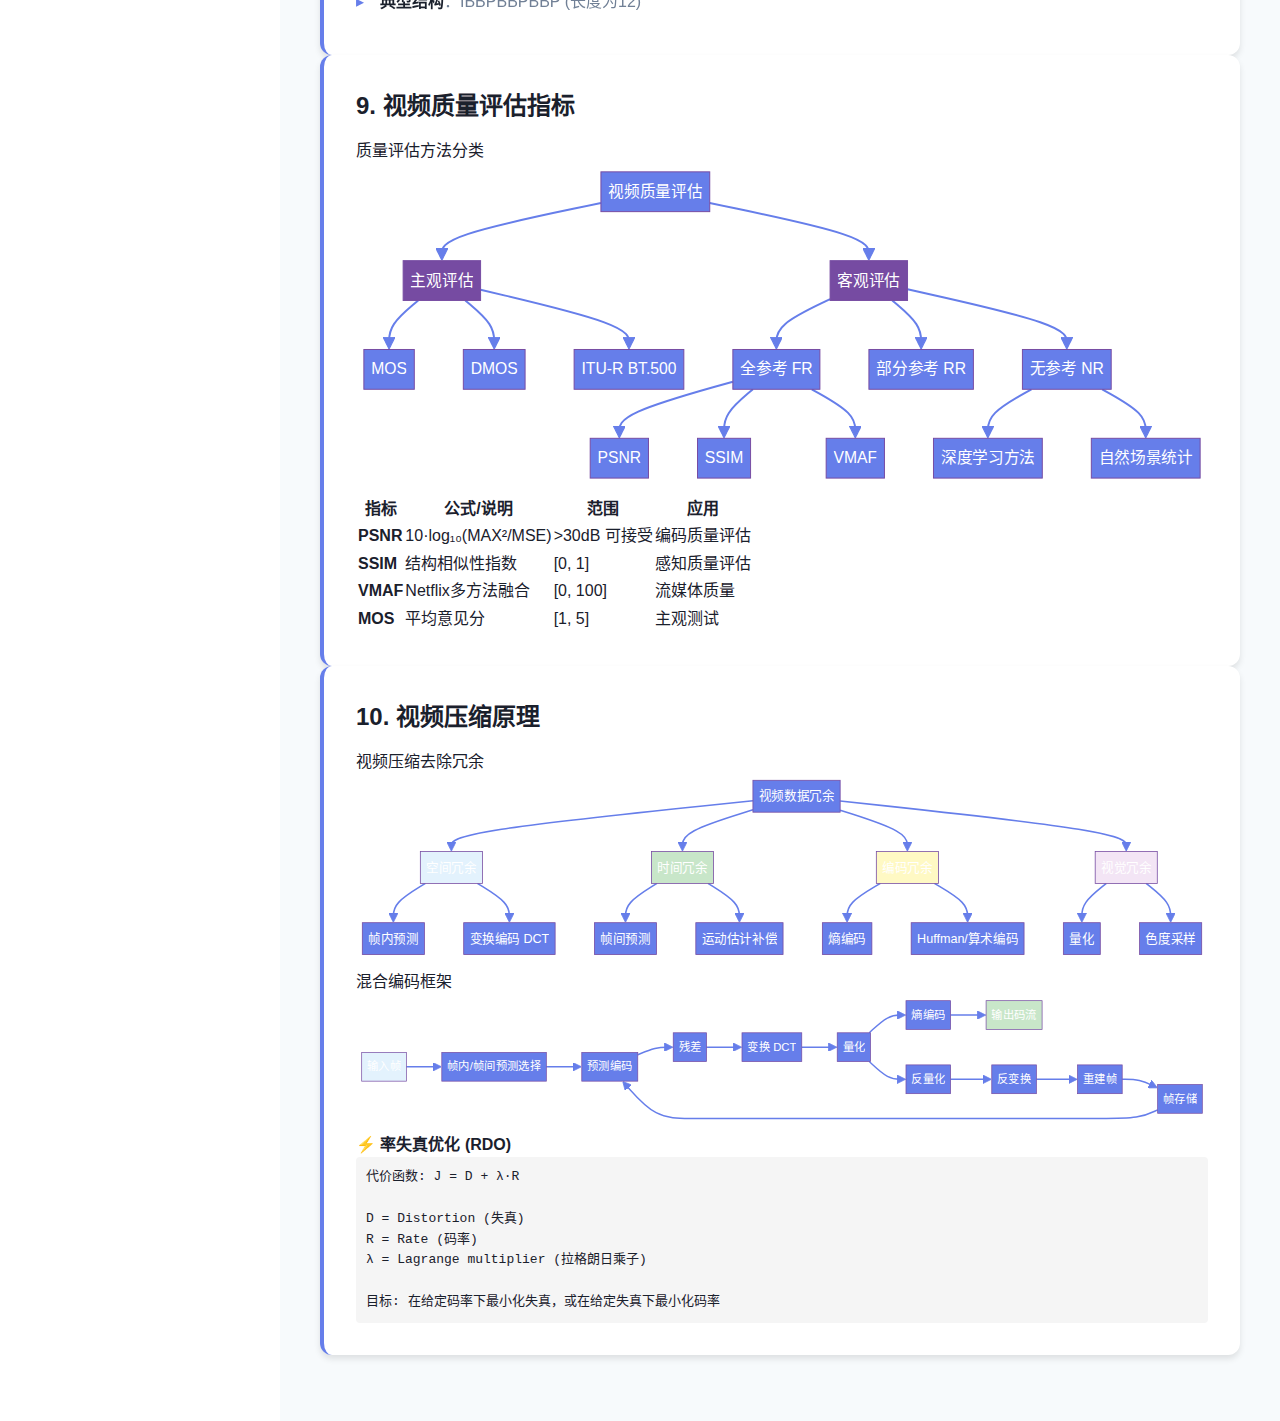
<file: basics.html>
<!DOCTYPE html>
<html lang="zh-CN">
<head>
    <meta charset="UTF-8">
    <meta name="viewport" content="width=device-width, initial-scale=1.0">
    <title>基础知识 - 视频处理学习</title>
    <link rel="stylesheet" href="style.css">
    <script src="js/mermaid.min.js"></script>
    <script>
        mermaid.initialize({ 
            startOnLoad: true,
            theme: 'base',
            themeVariables: {
                primaryColor: '#667eea',
                primaryTextColor: '#fff',
                primaryBorderColor: '#764ba2',
                lineColor: '#667eea',
                secondaryColor: '#764ba2',
                tertiaryColor: '#f0f0f0'
            }
        });
    </script>
</head>
<body>
    <div class="layout-container">
        <aside class="sidebar">
            <div class="sidebar-header">
                <h1><a href="index.html" style="color: white; text-decoration: none;">VideoLearn</a></h1>
            </div>
            <nav class="sidebar-nav">
                <ul class="nav-tree">
                    <li>
                        <span class="nav-category">章节导航</span>
                        <ul class="sub-nav">
                            <li><a href="index.html">主页</a></li>
                            <li><a href="basics.html" class="active">基础知识</a></li>
                            <li><a href="codec.html">编解码技术</a></li>
                            <li><a href="ai.html">AI视频处理</a></li>
                            <li><a href="streaming.html">在线视频</a></li>
                            <li><a href="tools.html">工具框架</a></li>
                            <li><a href="code.html">代码示例</a></li>
                        </ul>
                    </li>
                    <li>
                        <span class="nav-category">本页内容</span>
                        <ul class="sub-nav">
                            <li><a href="#basics-1">视频基本概念</a></li>
                            <li><a href="#basics-2">色彩空间</a></li>
                            <li><a href="#basics-3">容器与编码</a></li>
                            <li><a href="#basics-4">图像处理</a></li>
                            <li><a href="#basics-5">图像变换</a></li>
                            <li><a href="#basics-6">边缘检测</a></li>
                            <li><a href="#basics-7">运动估计</a></li>
                            <li><a href="#basics-8">帧类型与GOP</a></li>
                            <li><a href="#basics-9">质量评估</a></li>
                            <li><a href="#basics-10">视频压缩</a></li>
                        </ul>
                    </li>
                </ul>
            </nav>
        </aside>

        <main class="main-content">
            <section id="basics" class="section">
                <div class="container">
                    <h2>📊 基础知识可视化</h2>
                    <p style="color: #718096; margin-bottom: 30px;">通过流程图、树图、表格等可视化方式理解视频处理核心概念</p>

                    <!-- 1. 视频基本概念 -->
                    <div class="topic-item" id="basics-1">
                        <h3>1. 视频基本概念</h3>
                        
                        <div class="diagram-container">
                            <div class="diagram-title">视频参数关系图</div>
                            <pre class="mermaid">
graph TD
    A[视频 Video] --> B[帧率 FPS]
    A --> C[分辨率 Resolution]
    A --> D[码率 Bitrate]
    A --> E[长宽比 Aspect Ratio]
    A --> F[像素深度 Bit Depth]
    
    B --> B1[24fps - 电影]
    B --> B2[30fps - 电视]
    B --> B3[60fps - 游戏]
    
    C --> C1[720p 1280×720]
    C --> C2[1080p 1920×1080]
    C --> C3[4K 3840×2160]
    
    D --> D1[影响质量与文件大小]
    D --> D2[单位: bps/kbps/Mbps]
    
    E --> E1[16:9 宽屏]
    E --> E2[4:3 传统]
    E --> E3[21:9 超宽]
    
    F --> F1[8-bit 标准]
    F --> F2[10-bit HDR]
    F --> F3[12-bit 专业]
                            </pre>
                        </div>

                        <table class="visual-table">
                            <thead>
                                <tr>
                                    <th>参数</th>
                                    <th>定义</th>
                                    <th>常见值</th>
                                    <th>影响</th>
                                </tr>
                            </thead>
                            <tbody>
                                <tr>
                                    <td><strong>帧率 (FPS)</strong></td>
                                    <td>每秒显示帧数</td>
                                    <td>24/30/60/120</td>
                                    <td>流畅度、文件大小</td>
                                </tr>
                                <tr>
                                    <td><strong>分辨率</strong></td>
                                    <td>视频空间尺寸</td>
                                    <td>720p/1080p/4K/8K</td>
                                    <td>清晰度、文件大小</td>
                                </tr>
                                <tr>
                                    <td><strong>码率</strong></td>
                                    <td>每秒数据量</td>
                                    <td>1-50+ Mbps</td>
                                    <td>画质、文件大小</td>
                                </tr>
                                <tr>
                                    <td><strong>像素深度</strong></td>
                                    <td>每像素位数</td>
                                    <td>8/10/12 bit</td>
                                    <td>色彩精度</td>
                                </tr>
                            </tbody>
                        </table>
                    </div>

                    <!-- 2. 色彩空间 -->
                    <div class="topic-item" id="basics-2">
                        <h3>2. 色彩空间与转换</h3>
                        
                        <div class="comparison-box">
                            <div class="comparison-item">
                                <h4>RGB 色彩空间</h4>
                                <ul>
                                    <li>加色模型</li>
                                    <li>R(红) + G(绿) + B(蓝)</li>
                                    <li>适合显示设备</li>
                                    <li>真彩色: 24-bit (8×3)</li>
                                </ul>
                            </div>
                            <div class="comparison-item">
                                <h4>YUV/YCbCr 色彩空间</h4>
                                <ul>
                                    <li>亮色分离模型</li>
                                    <li>Y: 亮度 (Luma)</li>
                                    <li>U/V: 色度 (Chroma)</li>
                                    <li>适合视频压缩</li>
                                </ul>
                            </div>
                        </div>

                        <div class="diagram-container">
                            <div class="diagram-title">RGB ↔ YUV 转换流程</div>
                            <pre class="mermaid">
flowchart LR
    subgraph RGB["RGB色彩空间"]
        R[Red 红]
        G[Green 绿]
        B[Blue 蓝]
    end
    
    subgraph Convert["色彩空间转换"]
        F1[BT.601 标清]
        F2[BT.709 高清]
        F3[BT.2020 超高清]
    end
    
    subgraph YUV["YUV色彩空间"]
        Y[Luma 亮度]
        U[Chroma-U 蓝色色度]
        V[Chroma-V 红色色度]
    end
    
    RGB --> Convert
    Convert --> YUV
    
    style RGB fill:#e3f2fd
    style YUV fill:#f3e5f5
    style Convert fill:#fff9c4
                            </pre>
                        </div>

                        <div class="knowledge-card">
                            <h4>📝 RGB → YUV 转换公式 (BT.601)</h4>
                            <pre style="background: #f5f5f5; padding: 10px; border-radius: 4px; overflow-x: auto;">
Y  = 0.299R + 0.587G + 0.114B
U  = -0.169R - 0.331G + 0.500B + 128
V  = 0.500R - 0.419G - 0.081B + 128</pre>
                        </div>

                        <div class="diagram-container">
                            <div class="diagram-title">色度采样格式对比</div>
                            <pre class="mermaid">
graph TB
    A[色度采样 Chroma Subsampling] --> B[4:4:4]
    A --> C[4:2:2]
    A --> D[4:2:0]
    A --> E[4:1:1]
    
    B --> B1[无色度采样]
    B --> B2[最高质量]
    B --> B3[专业后期]
    
    C --> C1[水平采样减半]
    C --> C2[高质量]
    C --> C3[专业视频]
    
    D --> D1[水平垂直各减半]
    D --> D2[最常用]
    D --> D3[消费级视频]
    
    E --> E1[水平采样1/4]
    E --> E2[最低质量]
    E --> E3[视频会议]
                            </pre>
                        </div>
                    </div>

                    <!-- 3. 容器与编码格式 -->
                    <div class="topic-item" id="basics-3">
                        <h3>3. 容器格式与编码格式</h3>
                        
                        <div class="diagram-container">
                            <div class="diagram-title">容器 vs 编码 区别</div>
                            <pre class="mermaid">
graph LR
    A[视频文件] --> B[容器 Container]
    B --> C[视频流 Video Stream]
    B --> D[音频流 Audio Stream]
    B --> E[字幕 Subtitles]
    B --> F[元数据 Metadata]
    
    C --> G[编码格式 Codec]
    G --> G1[H.264/AVC]
    G --> G2[H.265/HEVC]
    G --> G3[VP9]
    G --> G4[AV1]
    
    style B fill:#e3f2fd
    style G fill:#f3e5f5
                            </pre>
                        </div>

                        <table class="visual-table">
                            <thead>
                                <tr>
                                    <th>容器格式</th>
                                    <th>特点</th>
                                    <th>支持编码</th>
                                    <th>应用场景</th>
                                </tr>
                            </thead>
                            <tbody>
                                <tr>
                                    <td><strong>MP4</strong></td>
                                    <td>兼容性最好，广泛支持</td>
                                    <td>H.264, H.265, AAC</td>
                                    <td>网络视频、移动设备</td>
                                </tr>
                                <tr>
                                    <td><strong>MKV</strong></td>
                                    <td>开源，支持多轨道</td>
                                    <td>几乎所有编码</td>
                                    <td>高清电影、多语言</td>
                                </tr>
                                <tr>
                                    <td><strong>WebM</strong></td>
                                    <td>Web优化，免费开源</td>
                                    <td>VP9, AV1, Opus</td>
                                    <td>HTML5视频</td>
                                </tr>
                                <tr>
                                    <td><strong>MOV</strong></td>
                                    <td>Apple格式，质量高</td>
                                    <td>H.264, ProRes</td>
                                    <td>Apple设备、专业制作</td>
                                </tr>
                            </tbody>
                        </table>

                        <div class="diagram-container">
                            <div class="diagram-title">编码格式发展历程</div>
                            <pre class="mermaid">
timeline
    title 视频编码发展历程
    1998 : MPEG-2 : DVD, 数字电视
    2003 : H.264/AVC : 主流编码, 广泛应用
    2008 : VP8 : Google开源
    2013 : H.265/HEVC : 50%压缩提升
    2013 : VP9 : YouTube采用
    2018 : AV1 : 免费开源, 新一代编码
                            </pre>
                        </div>
                    </div>

                    <!-- 4. 图像处理 -->
                    <div class="topic-item" id="basics-4">
                        <h3>4. 图像处理基础</h3>
                        
                        <div class="diagram-container">
                            <div class="diagram-title">图像处理方法分类</div>
                            <pre class="mermaid">
graph TB
    A[图像处理] --> B[空域处理]
    A --> C[频域处理]
    
    B --> B1[线性滤波]
    B --> B2[非线性滤波]
    B --> B3[形态学操作]
    
    B1 --> B1a[均值滤波]
    B1 --> B1b[高斯滤波]
    B1 --> B1c[卷积运算]
    
    B2 --> B2a[中值滤波]
    B2 --> B2b[双边滤波]
    
    C --> C1[傅里叶变换 DFT/FFT]
    C --> C2[频域滤波]
    
    C2 --> C2a[低通滤波 - 去噪]
    C2 --> C2b[高通滤波 - 边缘增强]
    
    style A fill:#667eea,color:#fff
    style B fill:#764ba2,color:#fff
    style C fill:#764ba2,color:#fff
                            </pre>
                        </div>

                        <div class="comparison-box">
                            <div class="comparison-item">
                                <h4>线性滤波</h4>
                                <ul>
                                    <li>均值滤波 - 简单平滑</li>
                                    <li>高斯滤波 - 平滑去噪</li>
                                    <li>特点: 可分离、快速</li>
                                </ul>
                            </div>
                            <div class="comparison-item">
                                <h4>非线性滤波</h4>
                                <ul>
                                    <li>中值滤波 - 去椒盐噪声</li>
                                    <li>双边滤波 - 保边去噪</li>
                                    <li>特点: 保边缘效果好</li>
                                </ul>
                            </div>
                        </div>
                    </div>

                    <!-- 5. 图像变换 -->
                    <div class="topic-item" id="basics-5">
                        <h3>5. 图像变换技术</h3>
                        
                        <div class="diagram-container">
                            <div class="diagram-title">DCT变换编码流程</div>
                            <pre class="mermaid">
flowchart LR
    A[原始图像块<br/>8×8像素] --> B[DCT变换]
    B --> C[频域系数]
    C --> D[量化]
    D --> E[量化后系数]
    E --> F[熵编码]
    F --> G[压缩数据]
    
    style A fill:#e3f2fd
    style C fill:#f3e5f5
    style G fill:#c8e6c9
                            </pre>
                        </div>

                        <div class="knowledge-card">
                            <h4>🔑 DCT (离散余弦变换) 核心特点</h4>
                            <ul>
                                <li><strong>能量集中</strong>：大部分能量集中在低频系数</li>
                                <li><strong>去相关</strong>：消除像素间的相关性</li>
                                <li><strong>可分离</strong>：2D DCT可分解为两次1D DCT</li>
                                <li><strong>快速算法</strong>：有高效的快速算法实现</li>
                            </ul>
                        </div>

                        <table class="visual-table">
                            <thead>
                                <tr>
                                    <th>变换类型</th>
                                    <th>应用</th>
                                    <th>优点</th>
                                    <th>缺点</th>
                                </tr>
                            </thead>
                            <tbody>
                                <tr>
                                    <td><strong>DCT</strong></td>
                                    <td>JPEG, H.264, H.265</td>
                                    <td>能量集中、快速算法</td>
                                    <td>块效应</td>
                                </tr>
                                <tr>
                                    <td><strong>DWT</strong></td>
                                    <td>JPEG 2000</td>
                                    <td>多分辨率、无块效应</td>
                                    <td>计算复杂</td>
                                </tr>
                                <tr>
                                    <td><strong>DFT</strong></td>
                                    <td>频谱分析</td>
                                    <td>物理意义明确</td>
                                    <td>复数计算</td>
                                </tr>
                            </tbody>
                        </table>
                    </div>

                    <!-- 6. 边缘检测 -->
                    <div class="topic-item" id="basics-6">
                        <h3>6. 边缘检测与特征提取</h3>
                        
                        <div class="diagram-container">
                            <div class="diagram-title">边缘检测方法分类</div>
                            <pre class="mermaid">
graph TB
    A[边缘检测] --> B[一阶导数算子]
    A --> C[二阶导数算子]
    A --> D[最优边缘检测]
    
    B --> B1[Sobel算子]
    B --> B2[Prewitt算子]
    B --> B3[Roberts算子]
    
    C --> C1[Laplacian算子]
    C --> C2[LoG算子]
    
    D --> D1[Canny边缘检测]
    D1 --> D1a[高斯滤波]
    D1a --> D1b[计算梯度]
    D1b --> D1c[非极大值抑制]
    D1c --> D1d[双阈值检测]
    
    style A fill:#667eea,color:#fff
    style D fill:#764ba2,color:#fff
                            </pre>
                        </div>

                        <div class="flow-steps">
                            <div class="flow-step">1. 高斯滤波</div>
                            <div class="flow-step">2. 计算梯度</div>
                            <div class="flow-step">3. 非极大值抑制</div>
                            <div class="flow-step">4. 双阈值检测</div>
                        </div>
                        <p style="text-align: center; color: #718096; margin-top: 10px;">Canny边缘检测算法流程</p>
                    </div>

                    <!-- 7. 运动估计 -->
                    <div class="topic-item" id="basics-7">
                        <h3>7. 运动估计与运动补偿</h3>
                        
                        <div class="diagram-container">
                            <div class="diagram-title">运动估计原理</div>
                            <pre class="mermaid">
flowchart TB
    A[当前帧] --> B[划分为宏块]
    B --> C[块匹配算法]
    C --> D[在参考帧搜索]
    D --> E[找到最佳匹配]
    E --> F[计算运动矢量MV]
    F --> G[运动补偿预测]
    
    H[参考帧] --> D
    
    style A fill:#e3f2fd
    style H fill:#f3e5f5
    style G fill:#c8e6c9
                            </pre>
                        </div>

                        <table class="visual-table">
                            <thead>
                                <tr>
                                    <th>搜索算法</th>
                                    <th>搜索点数</th>
                                    <th>精度</th>
                                    <th>速度</th>
                                </tr>
                            </thead>
                            <tbody>
                                <tr>
                                    <td><strong>全搜索</strong></td>
                                    <td>最多</td>
                                    <td>最高</td>
                                    <td>最慢</td>
                                </tr>
                                <tr>
                                    <td><strong>三步搜索</strong></td>
                                    <td>25点</td>
                                    <td>中等</td>
                                    <td>快</td>
                                </tr>
                                <tr>
                                    <td><strong>钻石搜索</strong></td>
                                    <td>较少</td>
                                    <td>较高</td>
                                    <td>很快</td>
                                </tr>
                                <tr>
                                    <td><strong>六边形搜索</strong></td>
                                    <td>少</td>
                                    <td>高</td>
                                    <td>最快</td>
                                </tr>
                            </tbody>
                        </table>
                    </div>

                    <!-- 8. 帧类型与GOP -->
                    <div class="topic-item" id="basics-8">
                        <h3>8. 帧类型与GOP结构</h3>
                        
                        <div class="diagram-container">
                            <div class="diagram-title">视频帧类型对比</div>
                            <pre class="mermaid">
graph TB
    A[视频帧类型] --> B[I帧<br/>Intra Frame]
    A --> C[P帧<br/>Predicted Frame]
    A --> D[B帧<br/>Bi-directional Frame]
    
    B --> B1[帧内编码]
    B --> B2[独立解码]
    B --> B3[数据量最大]
    B --> B4[随机访问点]
    
    C --> C1[前向预测]
    C --> C2[参考前帧]
    C --> C3[数据量中等]
    C --> C4[运动补偿]
    
    D --> D1[双向预测]
    D --> D2[参考前后帧]
    D --> D3[数据量最小]
    D --> D4[压缩率最高]
    
    style B fill:#ffcdd2
    style C fill:#c8e6c9
    style D fill:#bbdefb
                            </pre>
                        </div>

                        <div class="diagram-container">
                            <div class="diagram-title">GOP结构示例</div>
                            <pre class="mermaid">
sequenceDiagram
    participant I as I帧
    participant P1 as P帧
    participant B1 as B帧
    participant B2 as B帧
    participant P2 as P帧
    participant B3 as B帧
    participant B4 as B帧
    
    Note over I: GOP开始
    I->>P1: 预测参考
    P1->>B1: 前向参考
    P1->>B2: 前向参考
    I->>B1: 后向参考
    I->>B2: 后向参考
    P1->>P2: 预测参考
    P2->>B3: 前向参考
    P2->>B4: 前向参考
    P1->>B3: 后向参考
    P1->>B4: 后向参考
    Note over B4: GOP结束
                            </pre>
                        </div>

                        <div class="knowledge-card">
                            <h4>📐 GOP (Group of Pictures) 参数</h4>
                            <ul>
                                <li><strong>GOP长度</strong>：两个I帧之间的帧数，影响压缩率和随机访问</li>
                                <li><strong>闭合GOP</strong>：GOP独立，不依赖其他GOP</li>
                                <li><strong>开放GOP</strong>：可参考其他GOP的帧，压缩率更高</li>
                                <li><strong>典型结构</strong>：IBBPBBPBBP (长度为12)</li>
                            </ul>
                        </div>
                    </div>

                    <!-- 9. 质量评估 -->
                    <div class="topic-item" id="basics-9">
                        <h3>9. 视频质量评估指标</h3>
                        
                        <div class="diagram-container">
                            <div class="diagram-title">质量评估方法分类</div>
                            <pre class="mermaid">
graph TB
    A[视频质量评估] --> B[主观评估]
    A --> C[客观评估]
    
    B --> B1[MOS]
    B --> B2[DMOS]
    B --> B3[ITU-R BT.500]
    
    C --> C1[全参考 FR]
    C --> C2[部分参考 RR]
    C --> C3[无参考 NR]
    
    C1 --> C1a[PSNR]
    C1 --> C1b[SSIM]
    C1 --> C1c[VMAF]
    
    C3 --> C3a[深度学习方法]
    C3 --> C3b[自然场景统计]
    
    style A fill:#667eea,color:#fff
    style B fill:#764ba2,color:#fff
    style C fill:#764ba2,color:#fff
                            </pre>
                        </div>

                        <table class="visual-table">
                            <thead>
                                <tr>
                                    <th>指标</th>
                                    <th>公式/说明</th>
                                    <th>范围</th>
                                    <th>应用</th>
                                </tr>
                            </thead>
                            <tbody>
                                <tr>
                                    <td><strong>PSNR</strong></td>
                                    <td>10·log₁₀(MAX²/MSE)</td>
                                    <td>>30dB 可接受</td>
                                    <td>编码质量评估</td>
                                </tr>
                                <tr>
                                    <td><strong>SSIM</strong></td>
                                    <td>结构相似性指数</td>
                                    <td>[0, 1]</td>
                                    <td>感知质量评估</td>
                                </tr>
                                <tr>
                                    <td><strong>VMAF</strong></td>
                                    <td>Netflix多方法融合</td>
                                    <td>[0, 100]</td>
                                    <td>流媒体质量</td>
                                </tr>
                                <tr>
                                    <td><strong>MOS</strong></td>
                                    <td>平均意见分</td>
                                    <td>[1, 5]</td>
                                    <td>主观测试</td>
                                </tr>
                            </tbody>
                        </table>
                    </div>

                    <!-- 10. 视频压缩 -->
                    <div class="topic-item" id="basics-10">
                        <h3>10. 视频压缩原理</h3>
                        
                        <div class="diagram-container">
                            <div class="diagram-title">视频压缩去除冗余</div>
                            <pre class="mermaid">
graph TB
    A[视频数据冗余] --> B[空间冗余]
    A --> C[时间冗余]
    A --> D[编码冗余]
    A --> E[视觉冗余]
    
    B --> B1[帧内预测]
    B --> B2[变换编码 DCT]
    
    C --> C1[帧间预测]
    C --> C2[运动估计补偿]
    
    D --> D1[熵编码]
    D --> D2[Huffman/算术编码]
    
    E --> E1[量化]
    E --> E2[色度采样]
    
    style A fill:#667eea,color:#fff
    style B fill:#e3f2fd
    style C fill:#c8e6c9
    style D fill:#fff9c4
    style E fill:#f3e5f5
                            </pre>
                        </div>

                        <div class="diagram-container">
                            <div class="diagram-title">混合编码框架</div>
                            <pre class="mermaid">
flowchart LR
    A[输入帧] --> B[帧内/帧间预测选择]
    B --> C[预测编码]
    C --> D[残差]
    D --> E[变换 DCT]
    E --> F[量化]
    F --> G[熵编码]
    G --> H[输出码流]
    
    F --> I[反量化]
    I --> J[反变换]
    J --> K[重建帧]
    K --> L[帧存储]
    L --> C
    
    style A fill:#e3f2fd
    style H fill:#c8e6c9
                            </pre>
                        </div>

                        <div class="knowledge-card">
                            <h4>⚡ 率失真优化 (RDO)</h4>
                            <pre style="background: #f5f5f5; padding: 10px; border-radius: 4px;">
代价函数: J = D + λ·R

D = Distortion (失真)
R = Rate (码率)
λ = Lagrange multiplier (拉格朗日乘子)

目标: 在给定码率下最小化失真，或在给定失真下最小化码率</pre>
                        </div>
                    </div>

                </div>
            </section>
        </main>
    </div>

    <script>
        // 平滑滚动
        document.querySelectorAll('a[href^="#"]').forEach(anchor => {
            anchor.addEventListener('click', function (e) {
                e.preventDefault();
                const target = document.querySelector(this.getAttribute('href'));
                if (target) {
                    target.scrollIntoView({
                        behavior: 'smooth',
                        block: 'start'
                    });
                }
            });
        });

        // 高亮当前导航项
        const observerOptions = {
            root: null,
            rootMargin: '-20% 0px -70% 0px',
            threshold: 0
        };

        const observer = new IntersectionObserver((entries) => {
            entries.forEach(entry => {
                if (entry.isIntersecting) {
                    const id = entry.target.getAttribute('id');
                    document.querySelectorAll('.sidebar-nav a').forEach(link => {
                        link.classList.remove('active');
                        if (link.getAttribute('href') === `#${id}`) {
                            link.classList.add('active');
                        }
                    });
                }
            });
        }, observerOptions);

        document.querySelectorAll('.topic-item[id]').forEach(item => {
            observer.observe(item);
        });
    </script>
</body>
</html>
</file>
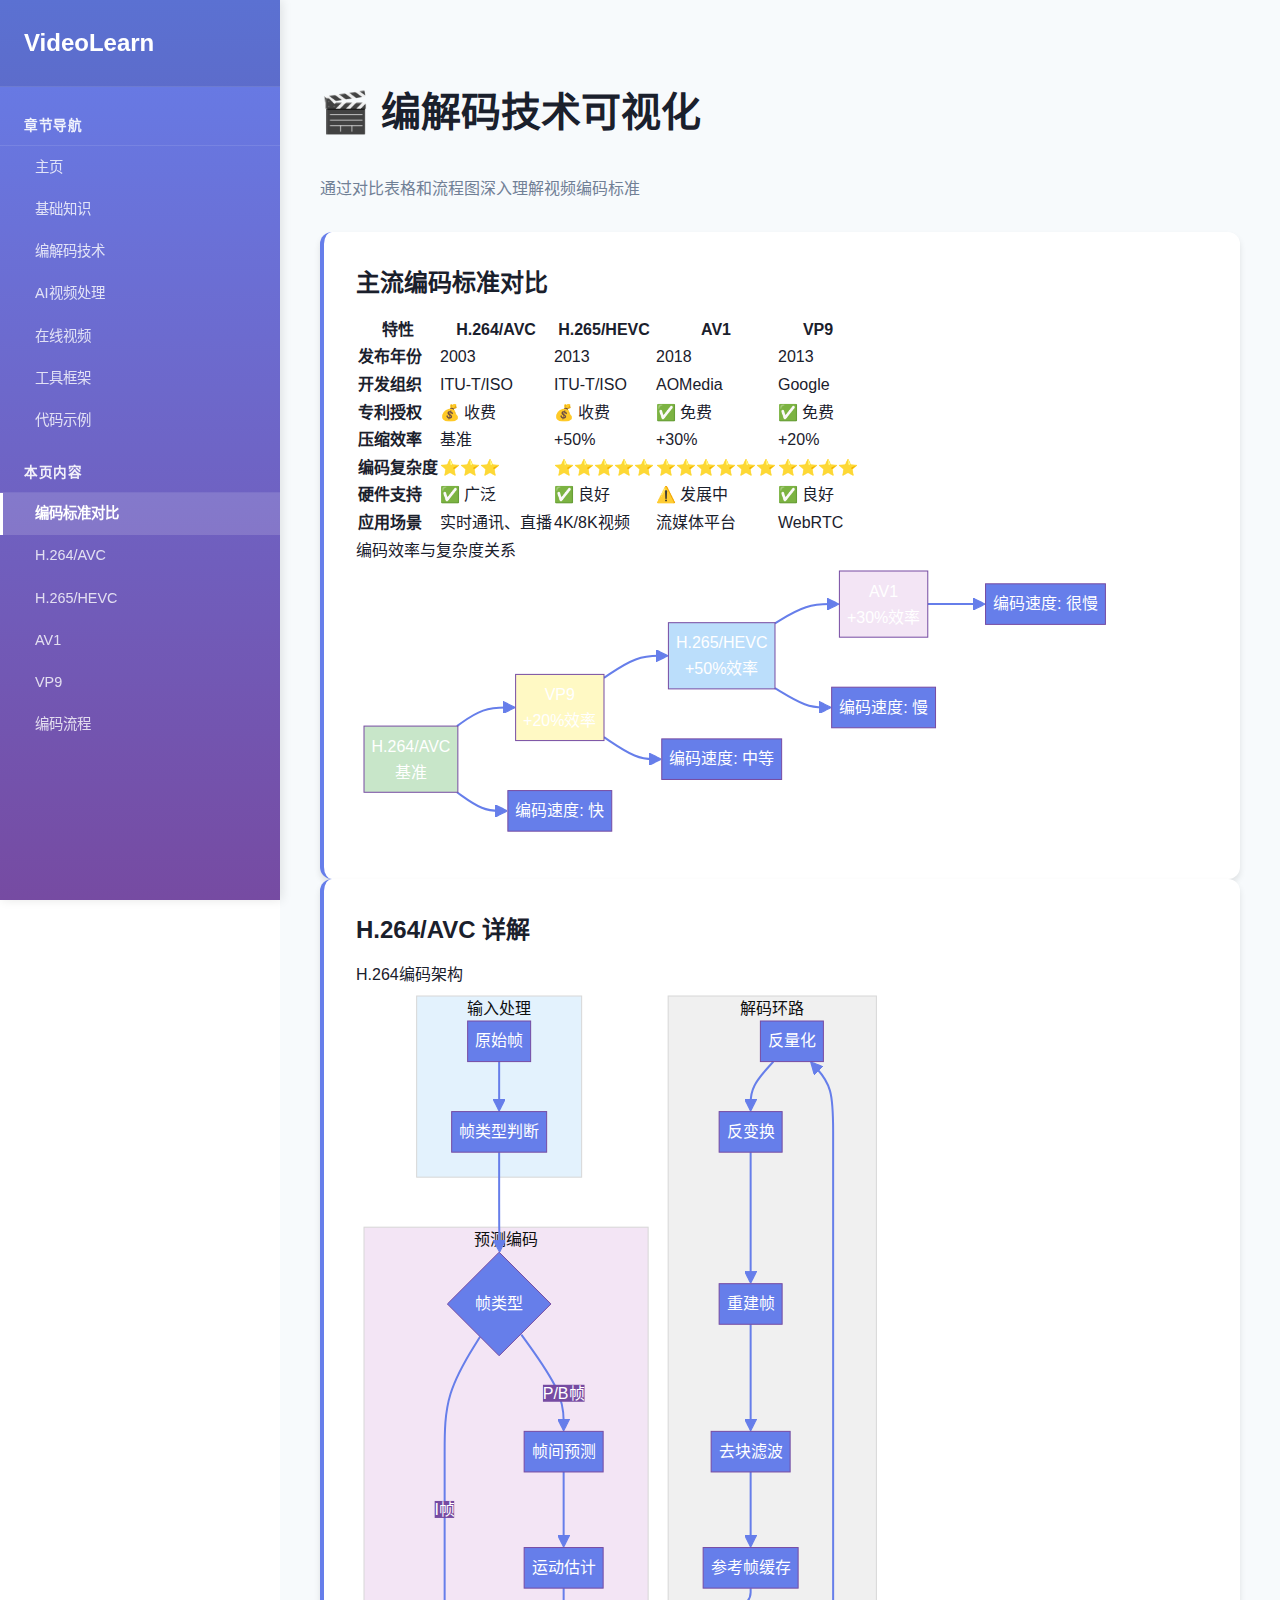
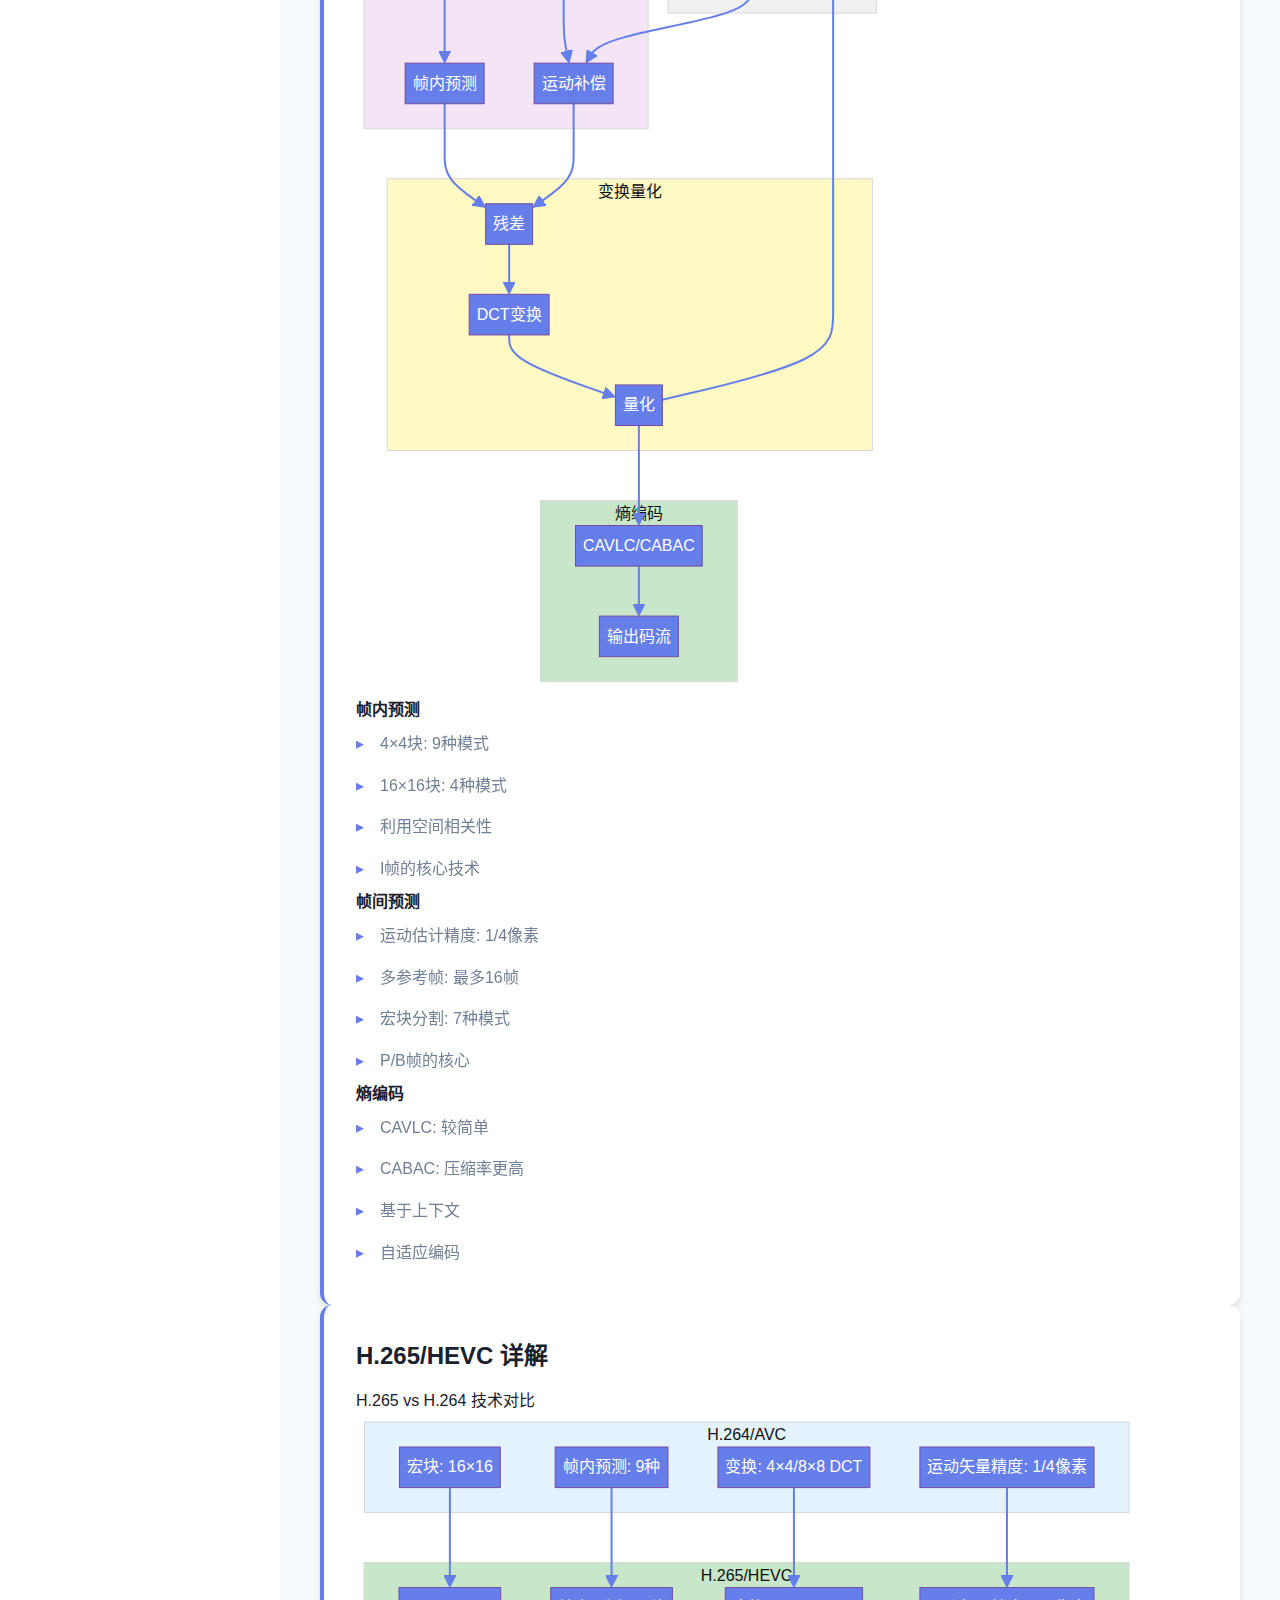
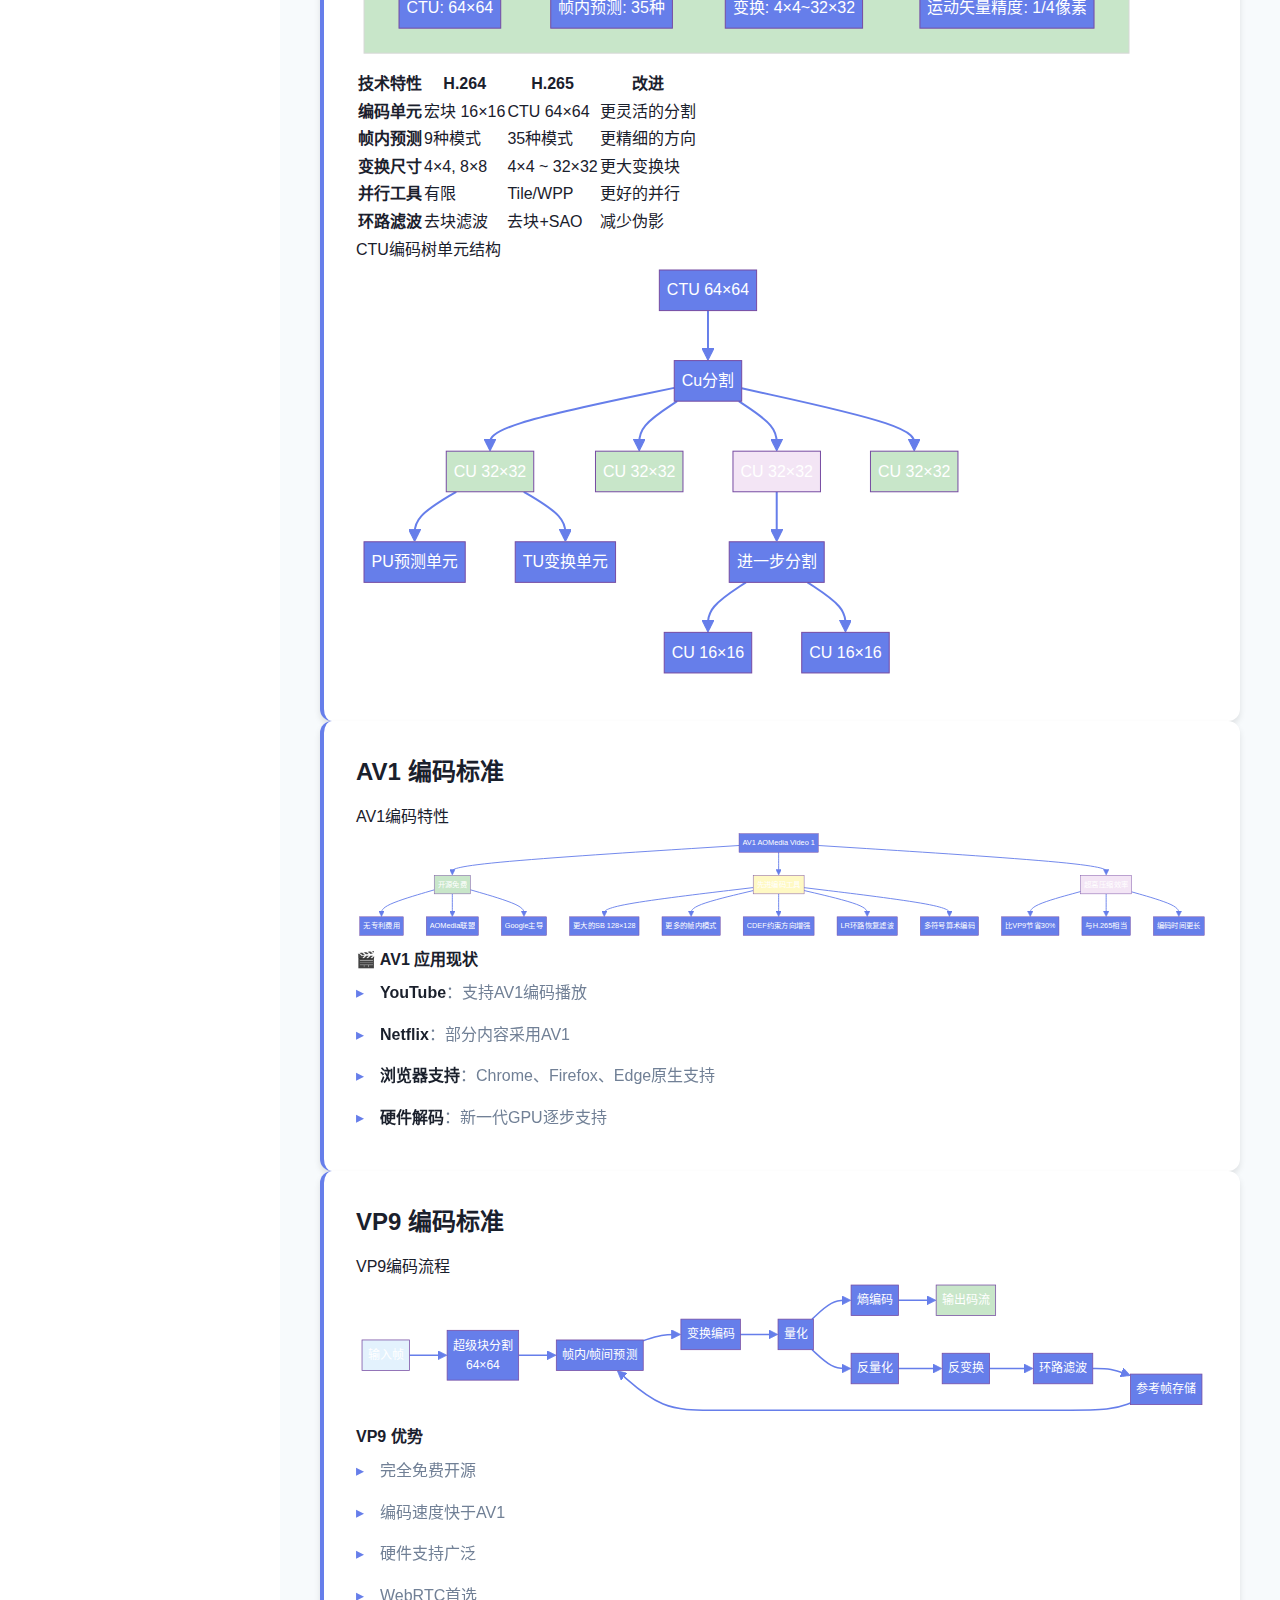
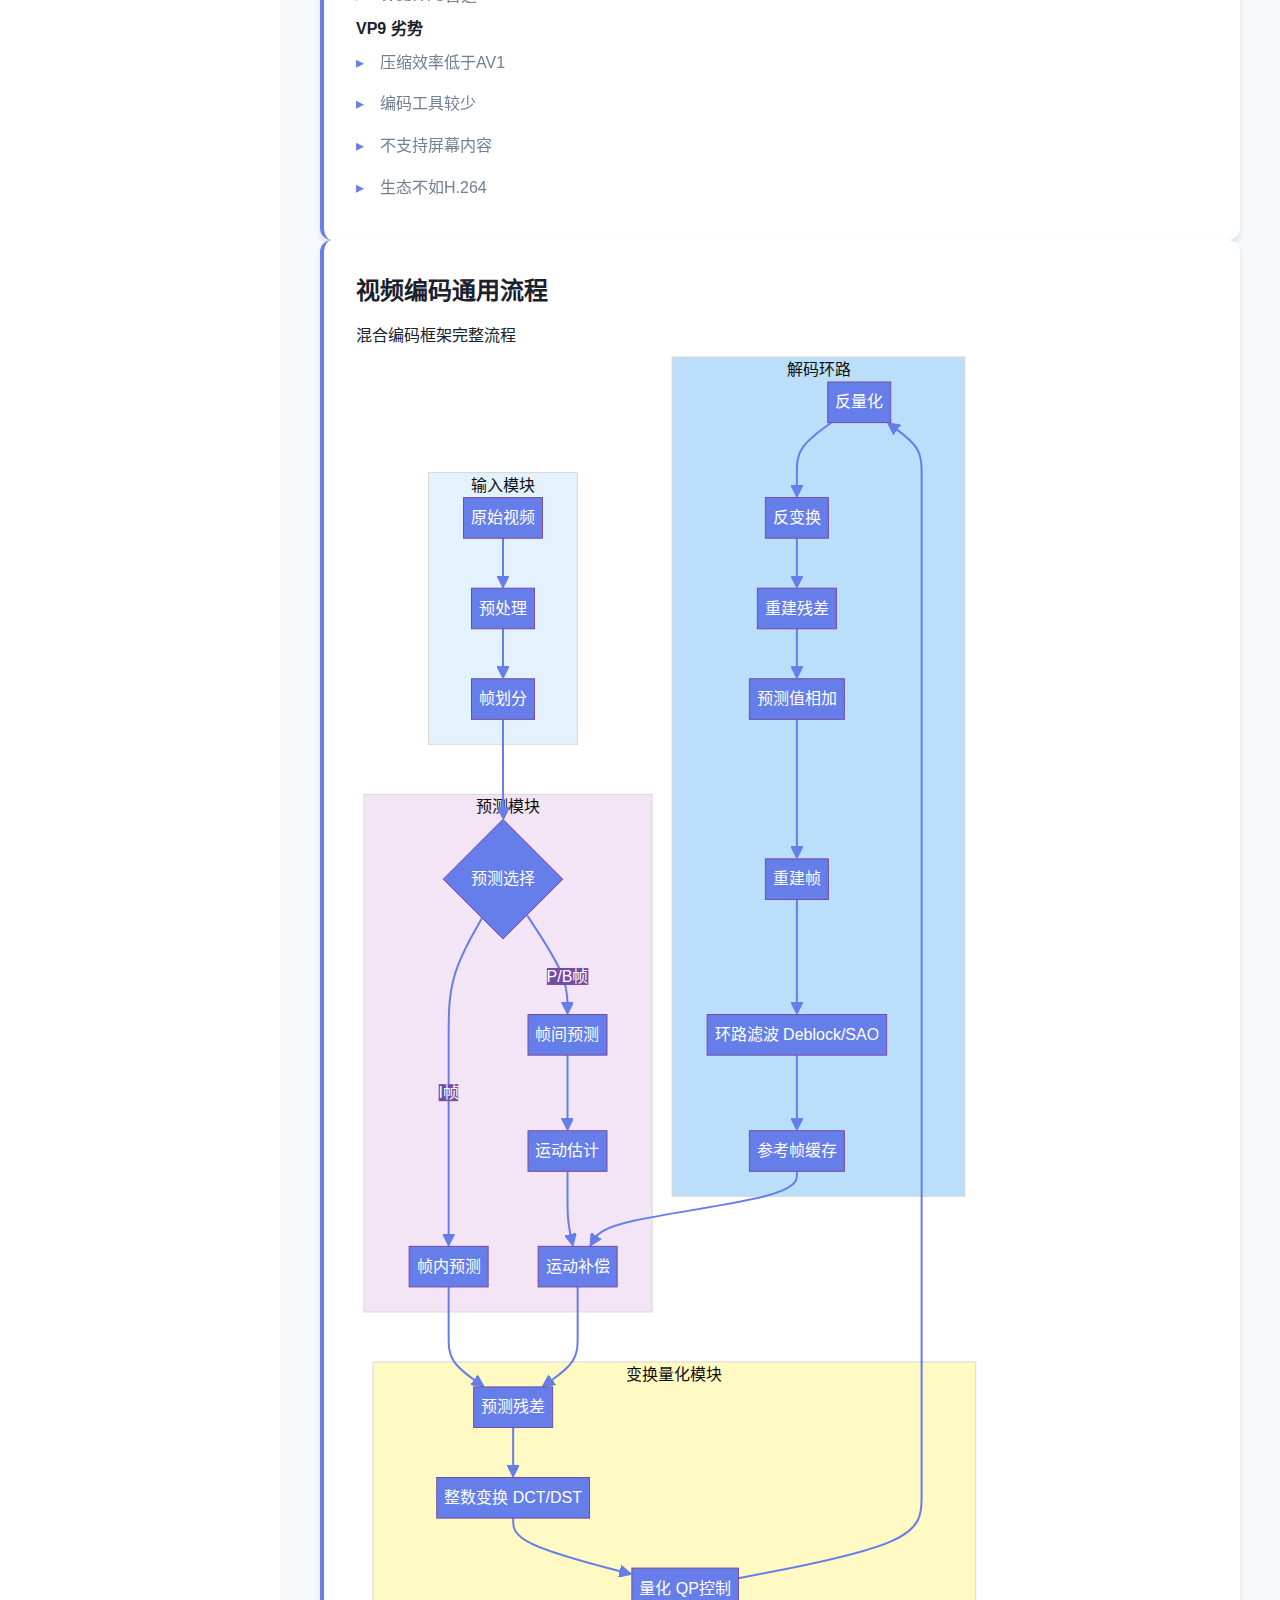
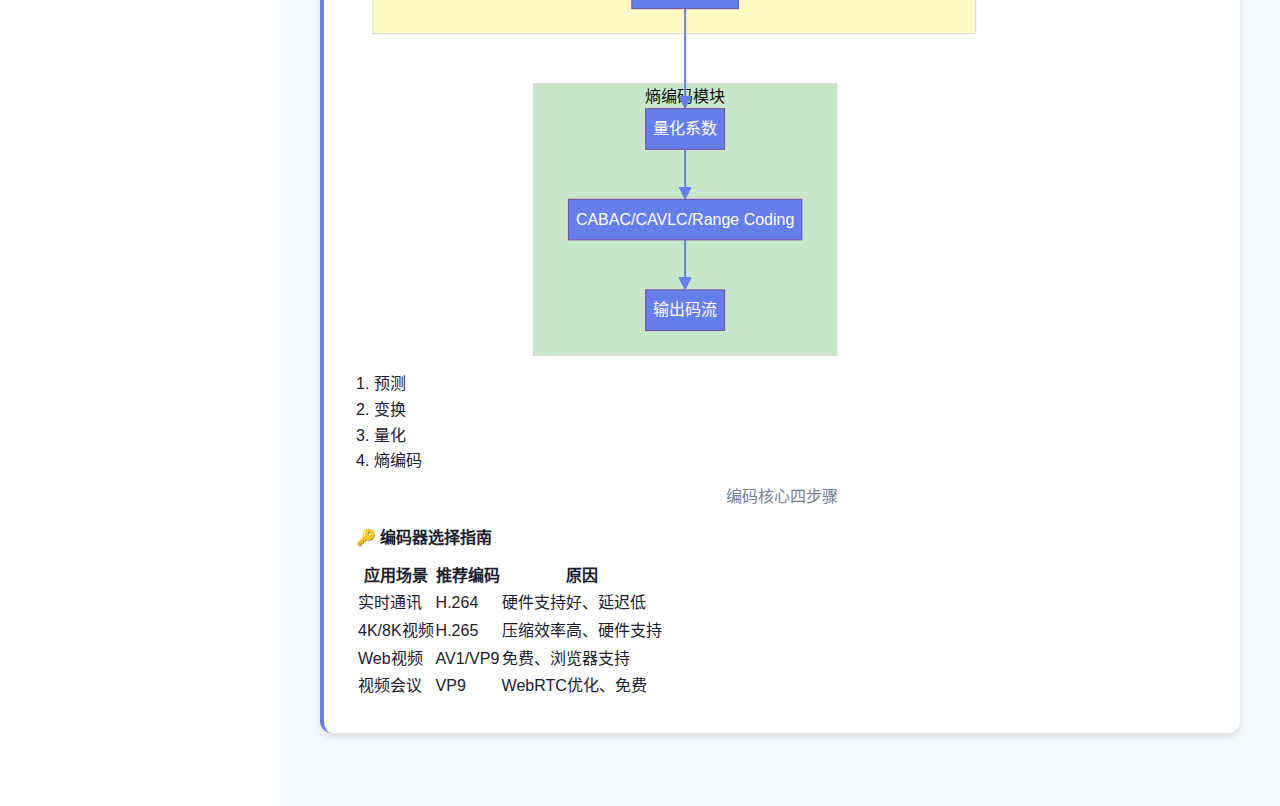
<file: codec.html>
<!DOCTYPE html>
<html lang="zh-CN">
<head>
    <meta charset="UTF-8">
    <meta name="viewport" content="width=device-width, initial-scale=1.0">
    <title>编解码技术 - 视频处理学习</title>
    <link rel="stylesheet" href="style.css">
    <script src="js/mermaid.min.js"></script>
    <script>
        mermaid.initialize({ 
            startOnLoad: true,
            theme: 'base',
            themeVariables: {
                primaryColor: '#667eea',
                primaryTextColor: '#fff',
                primaryBorderColor: '#764ba2',
                lineColor: '#667eea',
                secondaryColor: '#764ba2',
                tertiaryColor: '#f0f0f0'
            }
        });
    </script>
</head>
<body>
    <div class="layout-container">
        <aside class="sidebar">
            <div class="sidebar-header">
                <h1><a href="index.html" style="color: white; text-decoration: none;">VideoLearn</a></h1>
            </div>
            <nav class="sidebar-nav">
                <ul class="nav-tree">
                    <li>
                        <span class="nav-category">章节导航</span>
                        <ul class="sub-nav">
                            <li><a href="index.html">主页</a></li>
                            <li><a href="basics.html">基础知识</a></li>
                            <li><a href="codec.html" class="active">编解码技术</a></li>
                            <li><a href="ai.html">AI视频处理</a></li>
                            <li><a href="streaming.html">在线视频</a></li>
                            <li><a href="tools.html">工具框架</a></li>
                            <li><a href="code.html">代码示例</a></li>
                        </ul>
                    </li>
                    <li>
                        <span class="nav-category">本页内容</span>
                        <ul class="sub-nav">
                            <li><a href="#codec-compare">编码标准对比</a></li>
                            <li><a href="#h264">H.264/AVC</a></li>
                            <li><a href="#h265">H.265/HEVC</a></li>
                            <li><a href="#av1">AV1</a></li>
                            <li><a href="#vp9">VP9</a></li>
                            <li><a href="#encoding-flow">编码流程</a></li>
                        </ul>
                    </li>
                </ul>
            </nav>
        </aside>

        <main class="main-content">
            <section id="codec" class="section">
                <div class="container">
                    <h2>🎬 编解码技术可视化</h2>
                    <p style="color: #718096; margin-bottom: 30px;">通过对比表格和流程图深入理解视频编码标准</p>

                    <!-- 编码标准对比 -->
                    <div class="topic-item" id="codec-compare">
                        <h3>主流编码标准对比</h3>
                        
                        <table class="visual-table">
                            <thead>
                                <tr>
                                    <th>特性</th>
                                    <th>H.264/AVC</th>
                                    <th>H.265/HEVC</th>
                                    <th>AV1</th>
                                    <th>VP9</th>
                                </tr>
                            </thead>
                            <tbody>
                                <tr>
                                    <td><strong>发布年份</strong></td>
                                    <td>2003</td>
                                    <td>2013</td>
                                    <td>2018</td>
                                    <td>2013</td>
                                </tr>
                                <tr>
                                    <td><strong>开发组织</strong></td>
                                    <td>ITU-T/ISO</td>
                                    <td>ITU-T/ISO</td>
                                    <td>AOMedia</td>
                                    <td>Google</td>
                                </tr>
                                <tr>
                                    <td><strong>专利授权</strong></td>
                                    <td>💰 收费</td>
                                    <td>💰 收费</td>
                                    <td>✅ 免费</td>
                                    <td>✅ 免费</td>
                                </tr>
                                <tr>
                                    <td><strong>压缩效率</strong></td>
                                    <td>基准</td>
                                    <td>+50%</td>
                                    <td>+30%</td>
                                    <td>+20%</td>
                                </tr>
                                <tr>
                                    <td><strong>编码复杂度</strong></td>
                                    <td>⭐⭐⭐</td>
                                    <td>⭐⭐⭐⭐⭐</td>
                                    <td>⭐⭐⭐⭐⭐⭐</td>
                                    <td>⭐⭐⭐⭐</td>
                                </tr>
                                <tr>
                                    <td><strong>硬件支持</strong></td>
                                    <td>✅ 广泛</td>
                                    <td>✅ 良好</td>
                                    <td>⚠️ 发展中</td>
                                    <td>✅ 良好</td>
                                </tr>
                                <tr>
                                    <td><strong>应用场景</strong></td>
                                    <td>实时通讯、直播</td>
                                    <td>4K/8K视频</td>
                                    <td>流媒体平台</td>
                                    <td>WebRTC</td>
                                </tr>
                            </tbody>
                        </table>

                        <div class="diagram-container">
                            <div class="diagram-title">编码效率与复杂度关系</div>
                            <pre class="mermaid">
graph LR
    A[H.264/AVC<br/>基准] --> B[VP9<br/>+20%效率]
    B --> C[H.265/HEVC<br/>+50%效率]
    C --> D[AV1<br/>+30%效率]
    
    A --> A1[编码速度: 快]
    B --> B1[编码速度: 中等]
    C --> C1[编码速度: 慢]
    D --> D1[编码速度: 很慢]
    
    style A fill:#c8e6c9
    style B fill:#fff9c4
    style C fill:#bbdefb
    style D fill:#f3e5f5
                            </pre>
                        </div>
                    </div>

                    <!-- H.264 -->
                    <div class="topic-item" id="h264">
                        <h3>H.264/AVC 详解</h3>
                        
                        <div class="diagram-container">
                            <div class="diagram-title">H.264编码架构</div>
                            <pre class="mermaid">
flowchart TB
    subgraph Input["输入处理"]
        A[原始帧] --> B[帧类型判断]
    end
    
    subgraph Prediction["预测编码"]
        B --> C{帧类型}
        C -->|I帧| D[帧内预测]
        C -->|P/B帧| E[帧间预测]
        E --> F[运动估计]
        F --> G[运动补偿]
    end
    
    subgraph Transform["变换量化"]
        D --> H[残差]
        G --> H
        H --> I[DCT变换]
        I --> J[量化]
    end
    
    subgraph Encoding["熵编码"]
        J --> K[CAVLC/CABAC]
        K --> L[输出码流]
    end
    
    subgraph Loop["解码环路"]
        J --> M[反量化]
        M --> N[反变换]
        N --> O[重建帧]
        O --> P[去块滤波]
        P --> Q[参考帧缓存]
        Q --> G
    end
    
    style Input fill:#e3f2fd
    style Prediction fill:#f3e5f5
    style Transform fill:#fff9c4
    style Encoding fill:#c8e6c9
                            </pre>
                        </div>

                        <div class="comparison-box">
                            <div class="comparison-item">
                                <h4>帧内预测</h4>
                                <ul>
                                    <li>4×4块: 9种模式</li>
                                    <li>16×16块: 4种模式</li>
                                    <li>利用空间相关性</li>
                                    <li>I帧的核心技术</li>
                                </ul>
                            </div>
                            <div class="comparison-item">
                                <h4>帧间预测</h4>
                                <ul>
                                    <li>运动估计精度: 1/4像素</li>
                                    <li>多参考帧: 最多16帧</li>
                                    <li>宏块分割: 7种模式</li>
                                    <li>P/B帧的核心</li>
                                </ul>
                            </div>
                            <div class="comparison-item">
                                <h4>熵编码</h4>
                                <ul>
                                    <li>CAVLC: 较简单</li>
                                    <li>CABAC: 压缩率更高</li>
                                    <li>基于上下文</li>
                                    <li>自适应编码</li>
                                </ul>
                            </div>
                        </div>
                    </div>

                    <!-- H.265 -->
                    <div class="topic-item" id="h265">
                        <h3>H.265/HEVC 详解</h3>
                        
                        <div class="diagram-container">
                            <div class="diagram-title">H.265 vs H.264 技术对比</div>
                            <pre class="mermaid">
graph TB
    subgraph H264["H.264/AVC"]
        A1[宏块: 16×16]
        A2[帧内预测: 9种]
        A3[变换: 4×4/8×8 DCT]
        A4[运动矢量精度: 1/4像素]
    end
    
    subgraph H265["H.265/HEVC"]
        B1[CTU: 64×64]
        B2[帧内预测: 35种]
        B3[变换: 4×4~32×32]
        B4[运动矢量精度: 1/4像素]
    end
    
    A1 --> B1
    A2 --> B2
    A3 --> B3
    A4 --> B4
    
    style H264 fill:#e3f2fd
    style H265 fill:#c8e6c9
                            </pre>
                        </div>

                        <table class="visual-table">
                            <thead>
                                <tr>
                                    <th>技术特性</th>
                                    <th>H.264</th>
                                    <th>H.265</th>
                                    <th>改进</th>
                                </tr>
                            </thead>
                            <tbody>
                                <tr>
                                    <td><strong>编码单元</strong></td>
                                    <td>宏块 16×16</td>
                                    <td>CTU 64×64</td>
                                    <td>更灵活的分割</td>
                                </tr>
                                <tr>
                                    <td><strong>帧内预测</strong></td>
                                    <td>9种模式</td>
                                    <td>35种模式</td>
                                    <td>更精细的方向</td>
                                </tr>
                                <tr>
                                    <td><strong>变换尺寸</strong></td>
                                    <td>4×4, 8×8</td>
                                    <td>4×4 ~ 32×32</td>
                                    <td>更大变换块</td>
                                </tr>
                                <tr>
                                    <td><strong>并行工具</strong></td>
                                    <td>有限</td>
                                    <td>Tile/WPP</td>
                                    <td>更好的并行</td>
                                </tr>
                                <tr>
                                    <td><strong>环路滤波</strong></td>
                                    <td>去块滤波</td>
                                    <td>去块+SAO</td>
                                    <td>减少伪影</td>
                                </tr>
                            </tbody>
                        </table>

                        <div class="diagram-container">
                            <div class="diagram-title">CTU编码树单元结构</div>
                            <pre class="mermaid">
graph TB
    A[CTU 64×64] --> B[Cu分割]
    B --> C[CU 32×32]
    B --> D[CU 32×32]
    B --> E[CU 32×32]
    B --> F[CU 32×32]
    
    C --> C1[PU预测单元]
    C --> C2[TU变换单元]
    
    E --> E1[进一步分割]
    E1 --> E2[CU 16×16]
    E1 --> E3[CU 16×16]
    
    style A fill:#667eea,color:#fff
    style C fill:#c8e6c9
    style D fill:#c8e6c9
    style E fill:#f3e5f5
    style F fill:#c8e6c9
                            </pre>
                        </div>
                    </div>

                    <!-- AV1 -->
                    <div class="topic-item" id="av1">
                        <h3>AV1 编码标准</h3>
                        
                        <div class="diagram-container">
                            <div class="diagram-title">AV1编码特性</div>
                            <pre class="mermaid">
graph TB
    A[AV1 AOMedia Video 1] --> B[开源免费]
    A --> C[先进编码工具]
    A --> D[超高压缩效率]
    
    B --> B1[无专利费用]
    B --> B2[AOMedia联盟]
    B --> B3[Google主导]
    
    C --> C1[更大的SB 128×128]
    C --> C2[更多的帧内模式]
    C --> C3[CDEF约束方向增强]
    C --> C4[LR环路恢复滤波]
    C --> C5[多符号算术编码]
    
    D --> D1[比VP9节省30%]
    D --> D2[与H.265相当]
    D --> D3[编码时间更长]
    
    style A fill:#667eea,color:#fff
    style B fill:#c8e6c9
    style C fill:#fff9c4
    style D fill:#f3e5f5
                            </pre>
                        </div>

                        <div class="knowledge-card">
                            <h4>🎬 AV1 应用现状</h4>
                            <ul>
                                <li><strong>YouTube</strong>：支持AV1编码播放</li>
                                <li><strong>Netflix</strong>：部分内容采用AV1</li>
                                <li><strong>浏览器支持</strong>：Chrome、Firefox、Edge原生支持</li>
                                <li><strong>硬件解码</strong>：新一代GPU逐步支持</li>
                            </ul>
                        </div>
                    </div>

                    <!-- VP9 -->
                    <div class="topic-item" id="vp9">
                        <h3>VP9 编码标准</h3>
                        
                        <div class="diagram-container">
                            <div class="diagram-title">VP9编码流程</div>
                            <pre class="mermaid">
flowchart LR
    A[输入帧] --> B[超级块分割<br/>64×64]
    B --> C[帧内/帧间预测]
    C --> D[变换编码]
    D --> E[量化]
    E --> F[熵编码]
    F --> G[输出码流]
    
    E --> H[反量化]
    H --> I[反变换]
    I --> J[环路滤波]
    J --> K[参考帧存储]
    K --> C
    
    style A fill:#e3f2fd
    style G fill:#c8e6c9
                            </pre>
                        </div>

                        <div class="comparison-box">
                            <div class="comparison-item">
                                <h4>VP9 优势</h4>
                                <ul>
                                    <li>完全免费开源</li>
                                    <li>编码速度快于AV1</li>
                                    <li>硬件支持广泛</li>
                                    <li>WebRTC首选</li>
                                </ul>
                            </div>
                            <div class="comparison-item">
                                <h4>VP9 劣势</h4>
                                <ul>
                                    <li>压缩效率低于AV1</li>
                                    <li>编码工具较少</li>
                                    <li>不支持屏幕内容</li>
                                    <li>生态不如H.264</li>
                                </ul>
                            </div>
                        </div>
                    </div>

                    <!-- 编码流程 -->
                    <div class="topic-item" id="encoding-flow">
                        <h3>视频编码通用流程</h3>
                        
                        <div class="diagram-container">
                            <div class="diagram-title">混合编码框架完整流程</div>
                            <pre class="mermaid">
flowchart TB
    subgraph Input["输入模块"]
        A1[原始视频] --> A2[预处理]
        A2 --> A3[帧划分]
    end
    
    subgraph Prediction["预测模块"]
        A3 --> B1{预测选择}
        B1 -->|I帧| B2[帧内预测]
        B1 -->|P/B帧| B3[帧间预测]
        B3 --> B4[运动估计]
        B4 --> B5[运动补偿]
    end
    
    subgraph Transform["变换量化模块"]
        B2 --> C1[预测残差]
        B5 --> C1
        C1 --> C2[整数变换 DCT/DST]
        C2 --> C3[量化 QP控制]
    end
    
    subgraph Encoding["熵编码模块"]
        C3 --> D1[量化系数]
        D1 --> D2[CABAC/CAVLC/Range Coding]
        D2 --> D3[输出码流]
    end
    
    subgraph Loop["解码环路"]
        C3 --> E1[反量化]
        E1 --> E2[反变换]
        E2 --> E3[重建残差]
        E3 --> E4[预测值相加]
        E4 --> E5[重建帧]
        E5 --> E6[环路滤波 Deblock/SAO]
        E6 --> E7[参考帧缓存]
        E7 --> B5
    end
    
    style Input fill:#e3f2fd
    style Prediction fill:#f3e5f5
    style Transform fill:#fff9c4
    style Encoding fill:#c8e6c9
    style Loop fill:#bbdefb
                            </pre>
                        </div>

                        <div class="flow-steps">
                            <div class="flow-step">1. 预测</div>
                            <div class="flow-step">2. 变换</div>
                            <div class="flow-step">3. 量化</div>
                            <div class="flow-step">4. 熵编码</div>
                        </div>
                        <p style="text-align: center; color: #718096; margin-top: 10px;">编码核心四步骤</p>

                        <div class="knowledge-card">
                            <h4>🔑 编码器选择指南</h4>
                            <table class="visual-table" style="margin-top: 10px;">
                                <thead>
                                    <tr>
                                        <th>应用场景</th>
                                        <th>推荐编码</th>
                                        <th>原因</th>
                                    </tr>
                                </thead>
                                <tbody>
                                    <tr>
                                        <td>实时通讯</td>
                                        <td>H.264</td>
                                        <td>硬件支持好、延迟低</td>
                                    </tr>
                                    <tr>
                                        <td>4K/8K视频</td>
                                        <td>H.265</td>
                                        <td>压缩效率高、硬件支持</td>
                                    </tr>
                                    <tr>
                                        <td>Web视频</td>
                                        <td>AV1/VP9</td>
                                        <td>免费、浏览器支持</td>
                                    </tr>
                                    <tr>
                                        <td>视频会议</td>
                                        <td>VP9</td>
                                        <td>WebRTC优化、免费</td>
                                    </tr>
                                </tbody>
                            </table>
                        </div>
                    </div>

                </div>
            </section>
        </main>
    </div>

    <script>
        // 平滑滚动
        document.querySelectorAll('a[href^="#"]').forEach(anchor => {
            anchor.addEventListener('click', function (e) {
                e.preventDefault();
                const target = document.querySelector(this.getAttribute('href'));
                if (target) {
                    target.scrollIntoView({
                        behavior: 'smooth',
                        block: 'start'
                    });
                }
            });
        });

        // 高亮当前导航项
        const observerOptions = {
            root: null,
            rootMargin: '-20% 0px -70% 0px',
            threshold: 0
        };

        const observer = new IntersectionObserver((entries) => {
            entries.forEach(entry => {
                if (entry.isIntersecting) {
                    const id = entry.target.getAttribute('id');
                    document.querySelectorAll('.sidebar-nav a').forEach(link => {
                        link.classList.remove('active');
                        if (link.getAttribute('href') === `#${id}`) {
                            link.classList.add('active');
                        }
                    });
                }
            });
        }, observerOptions);

        document.querySelectorAll('.topic-item[id]').forEach(item => {
            observer.observe(item);
        });
    </script>
</body>
</html>
</file>
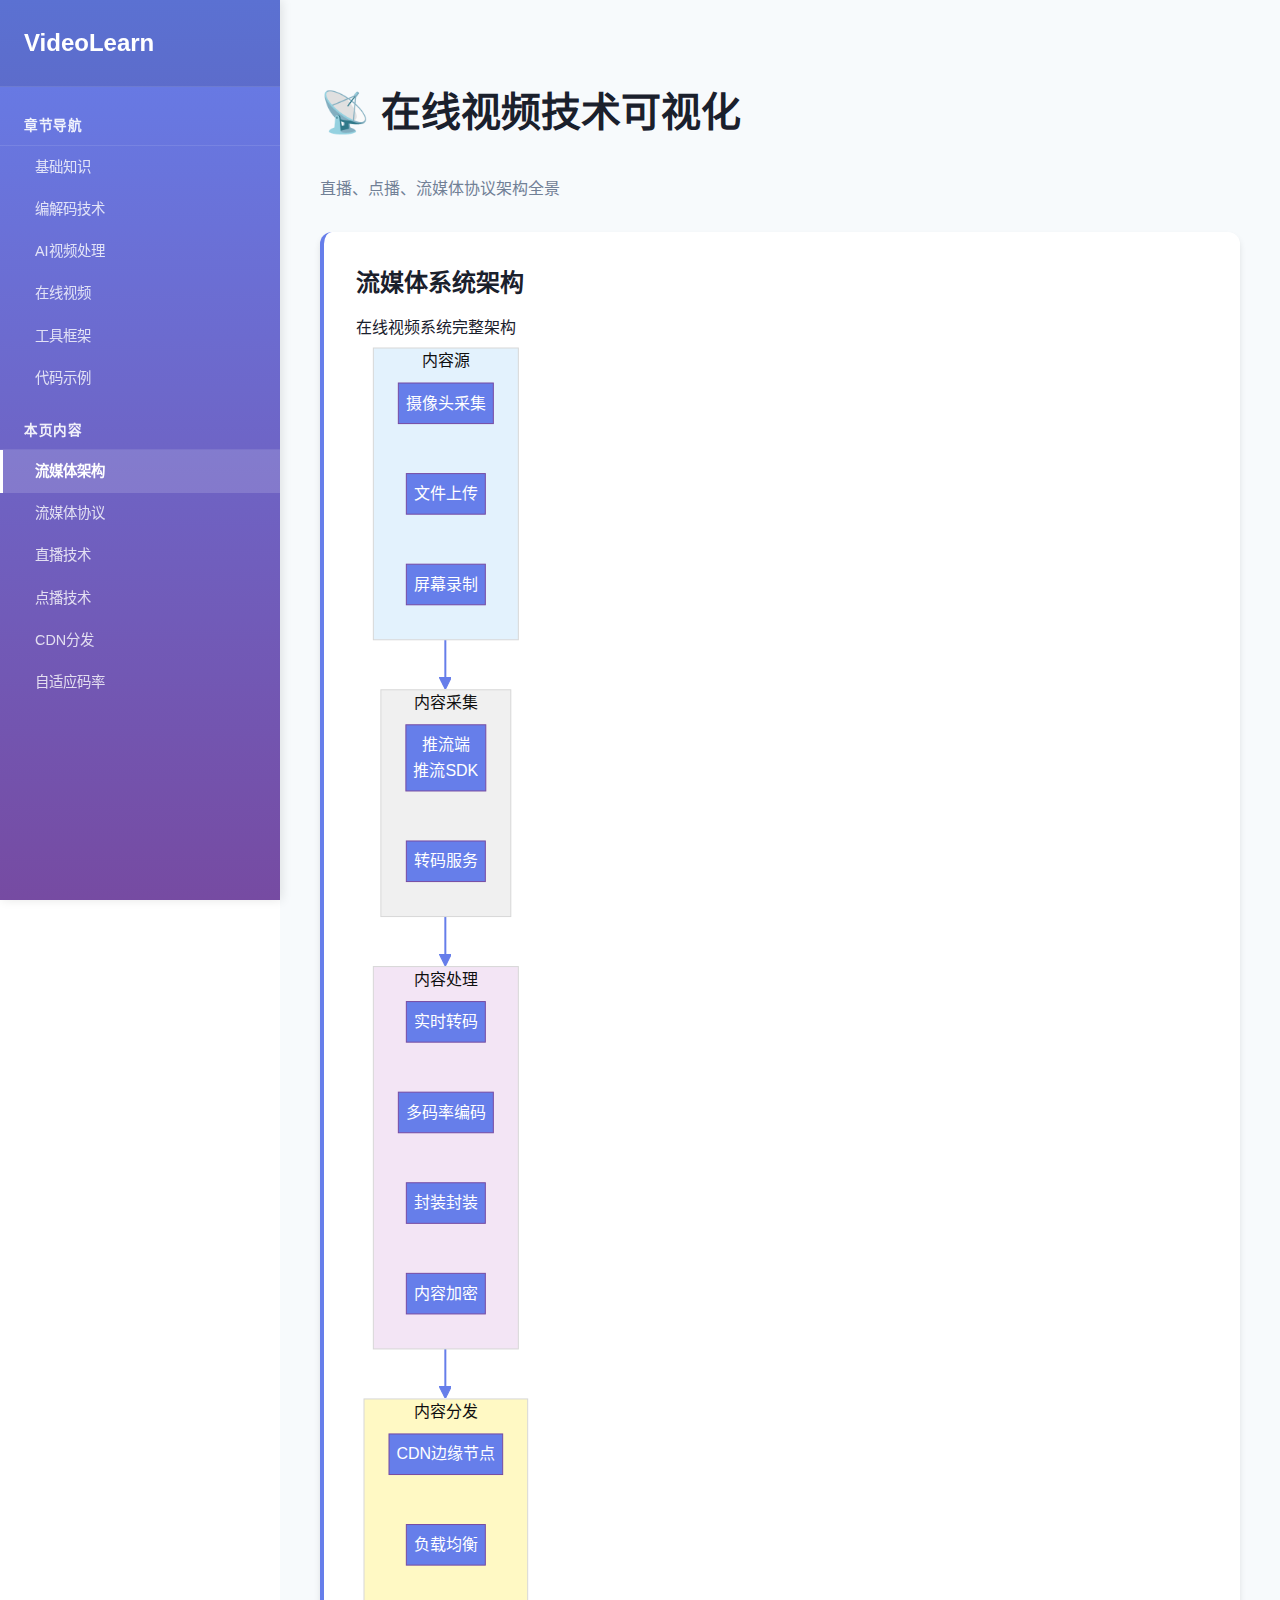
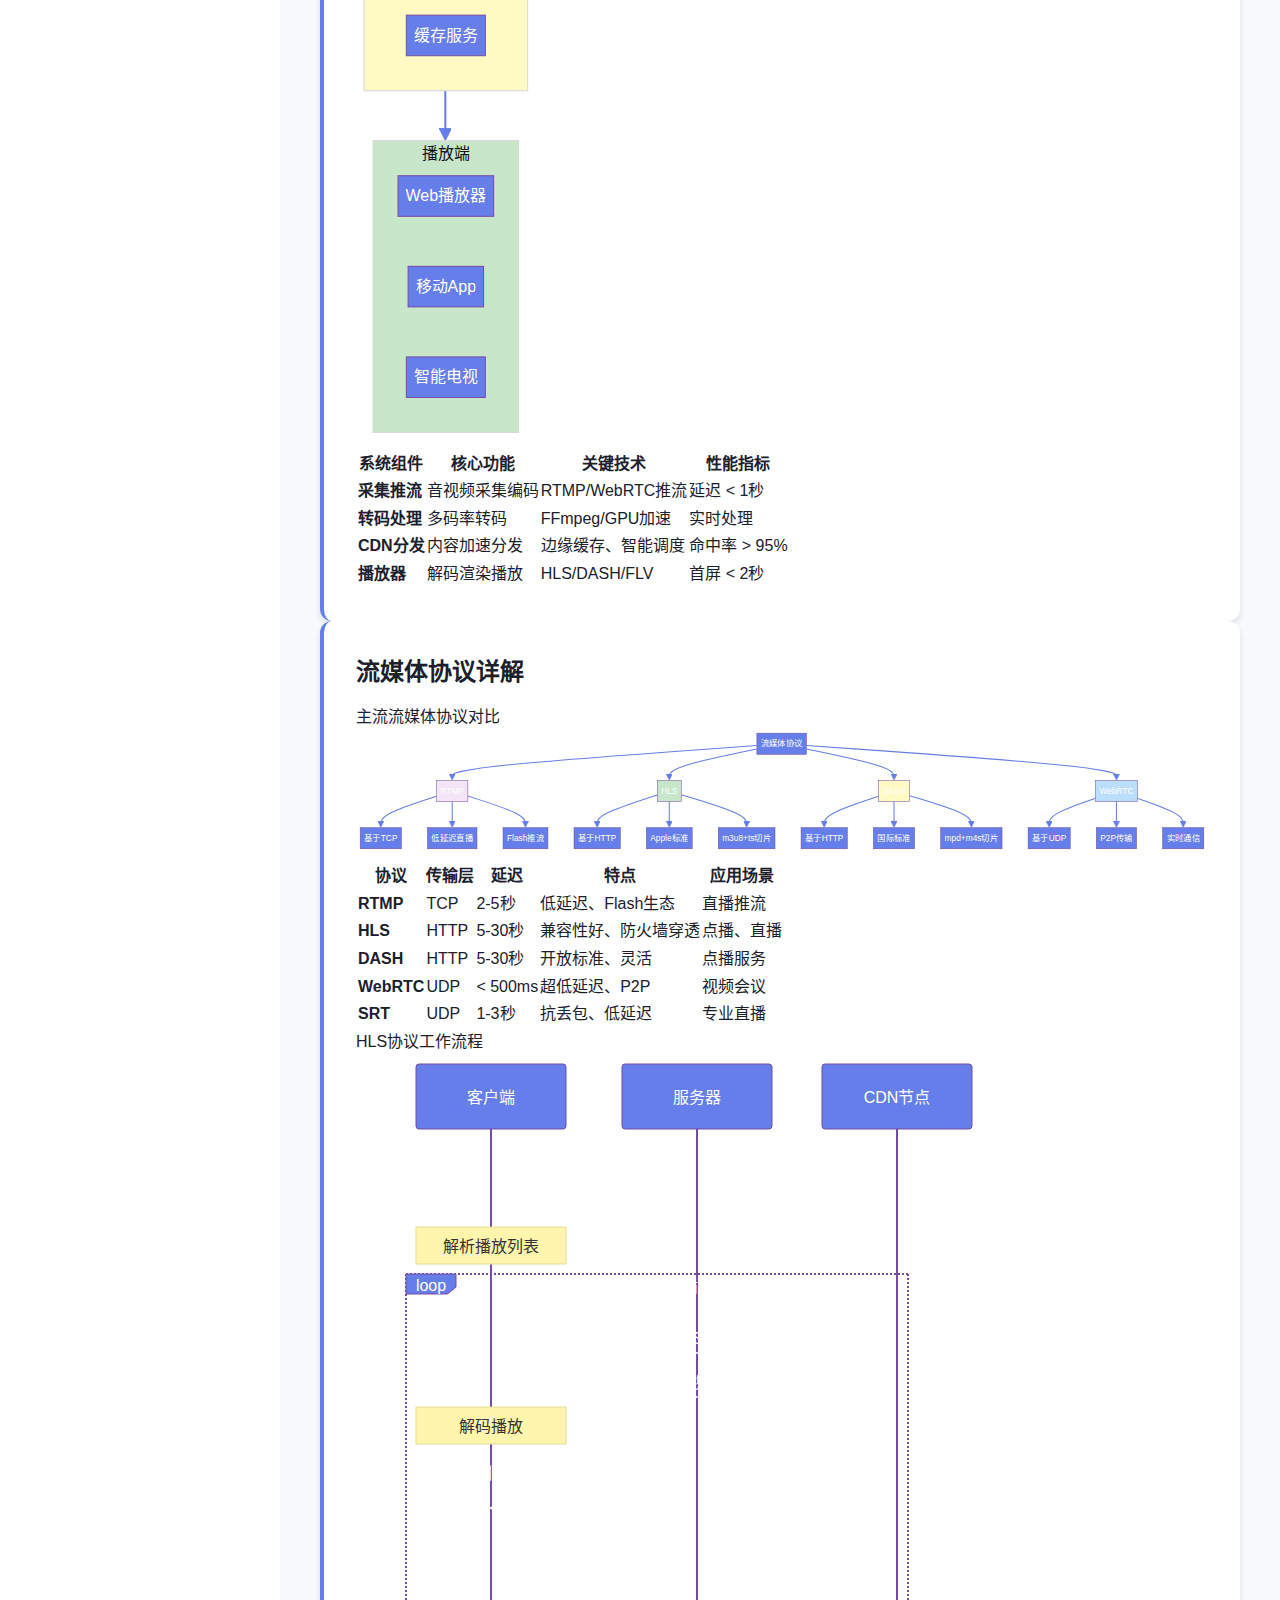
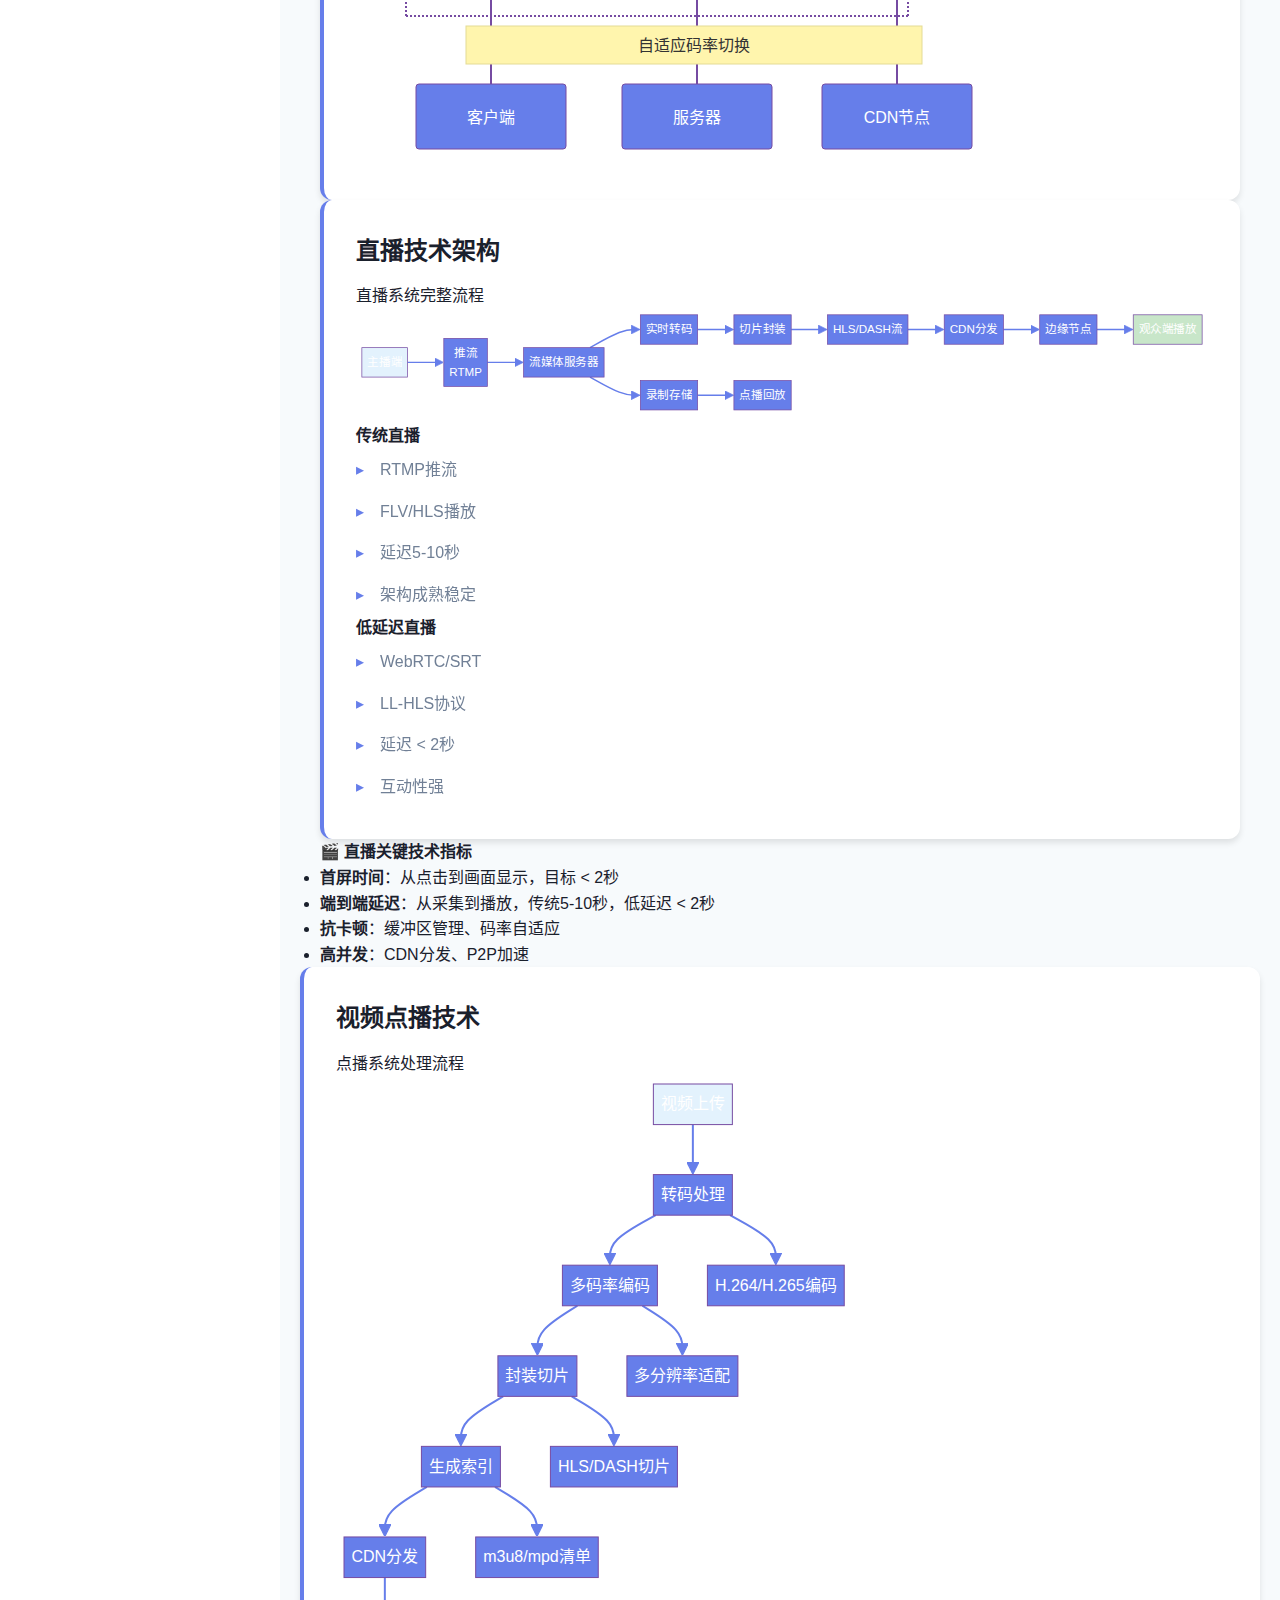
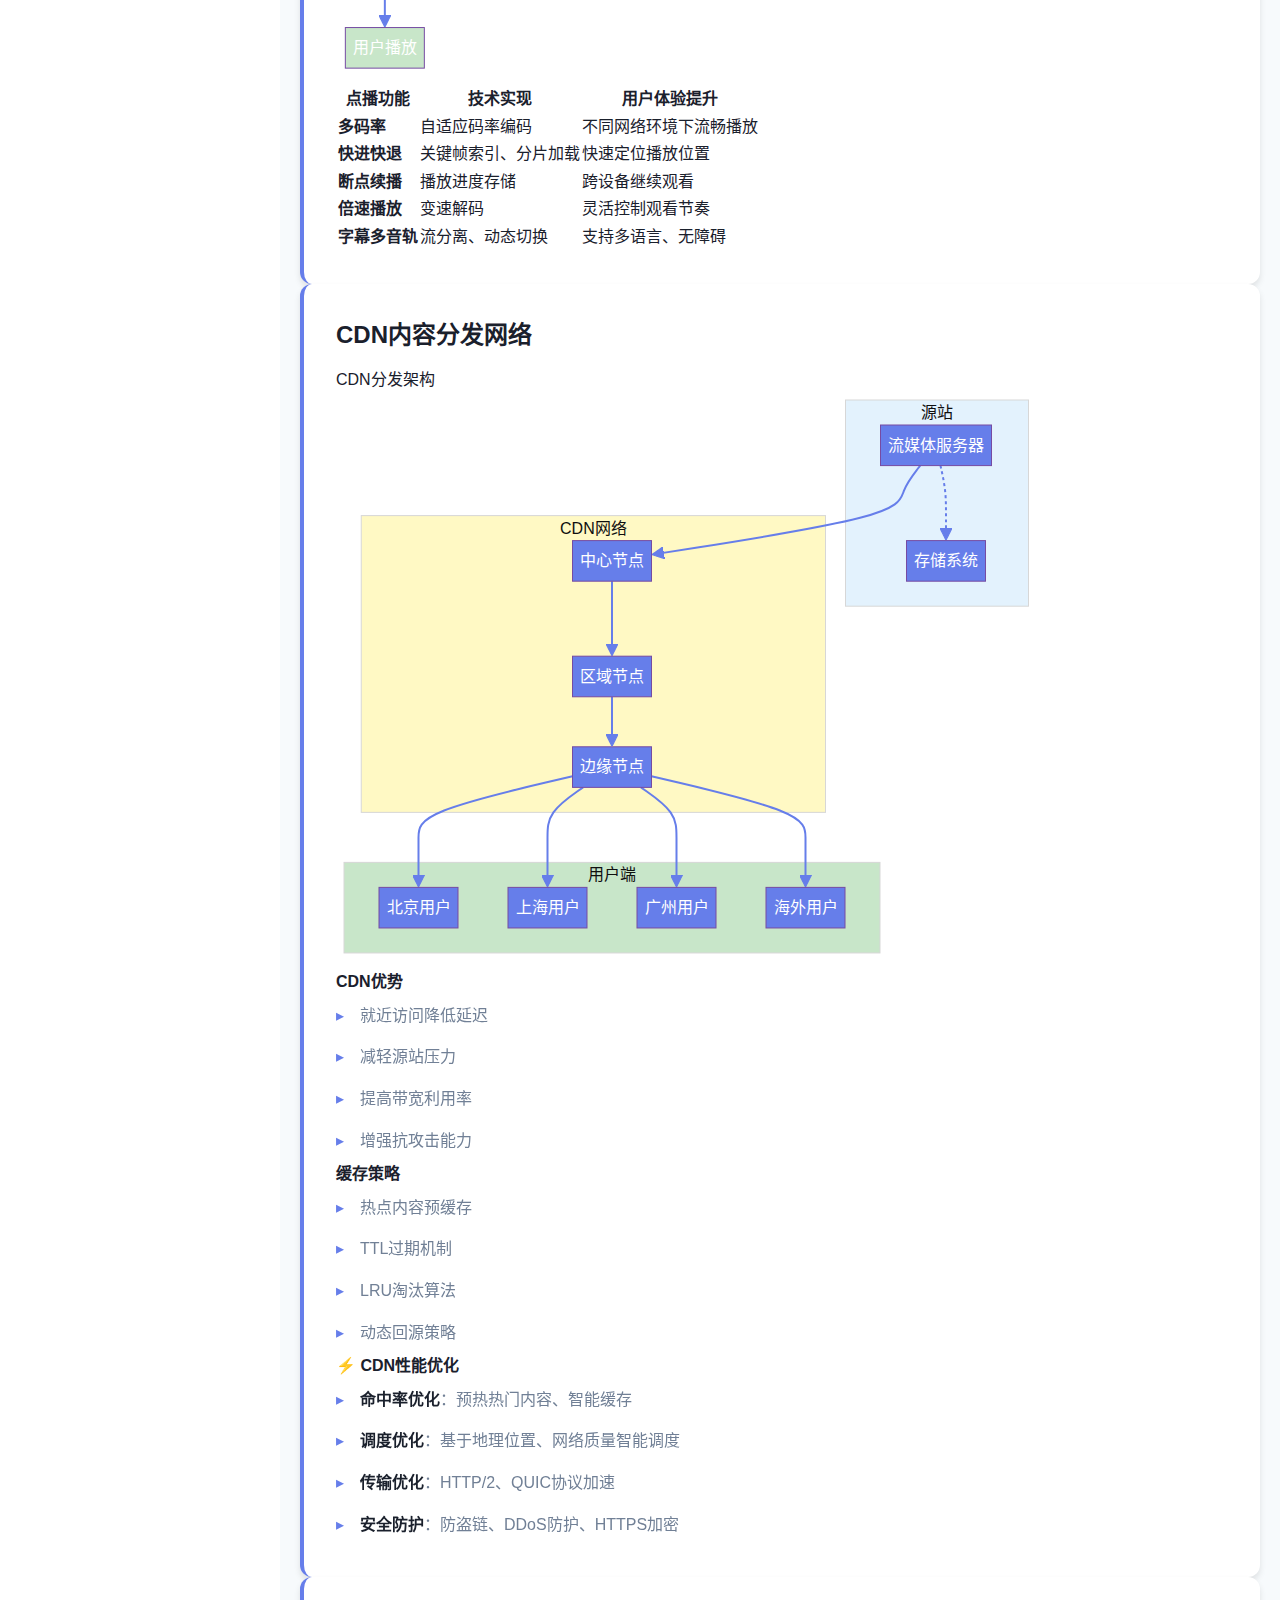
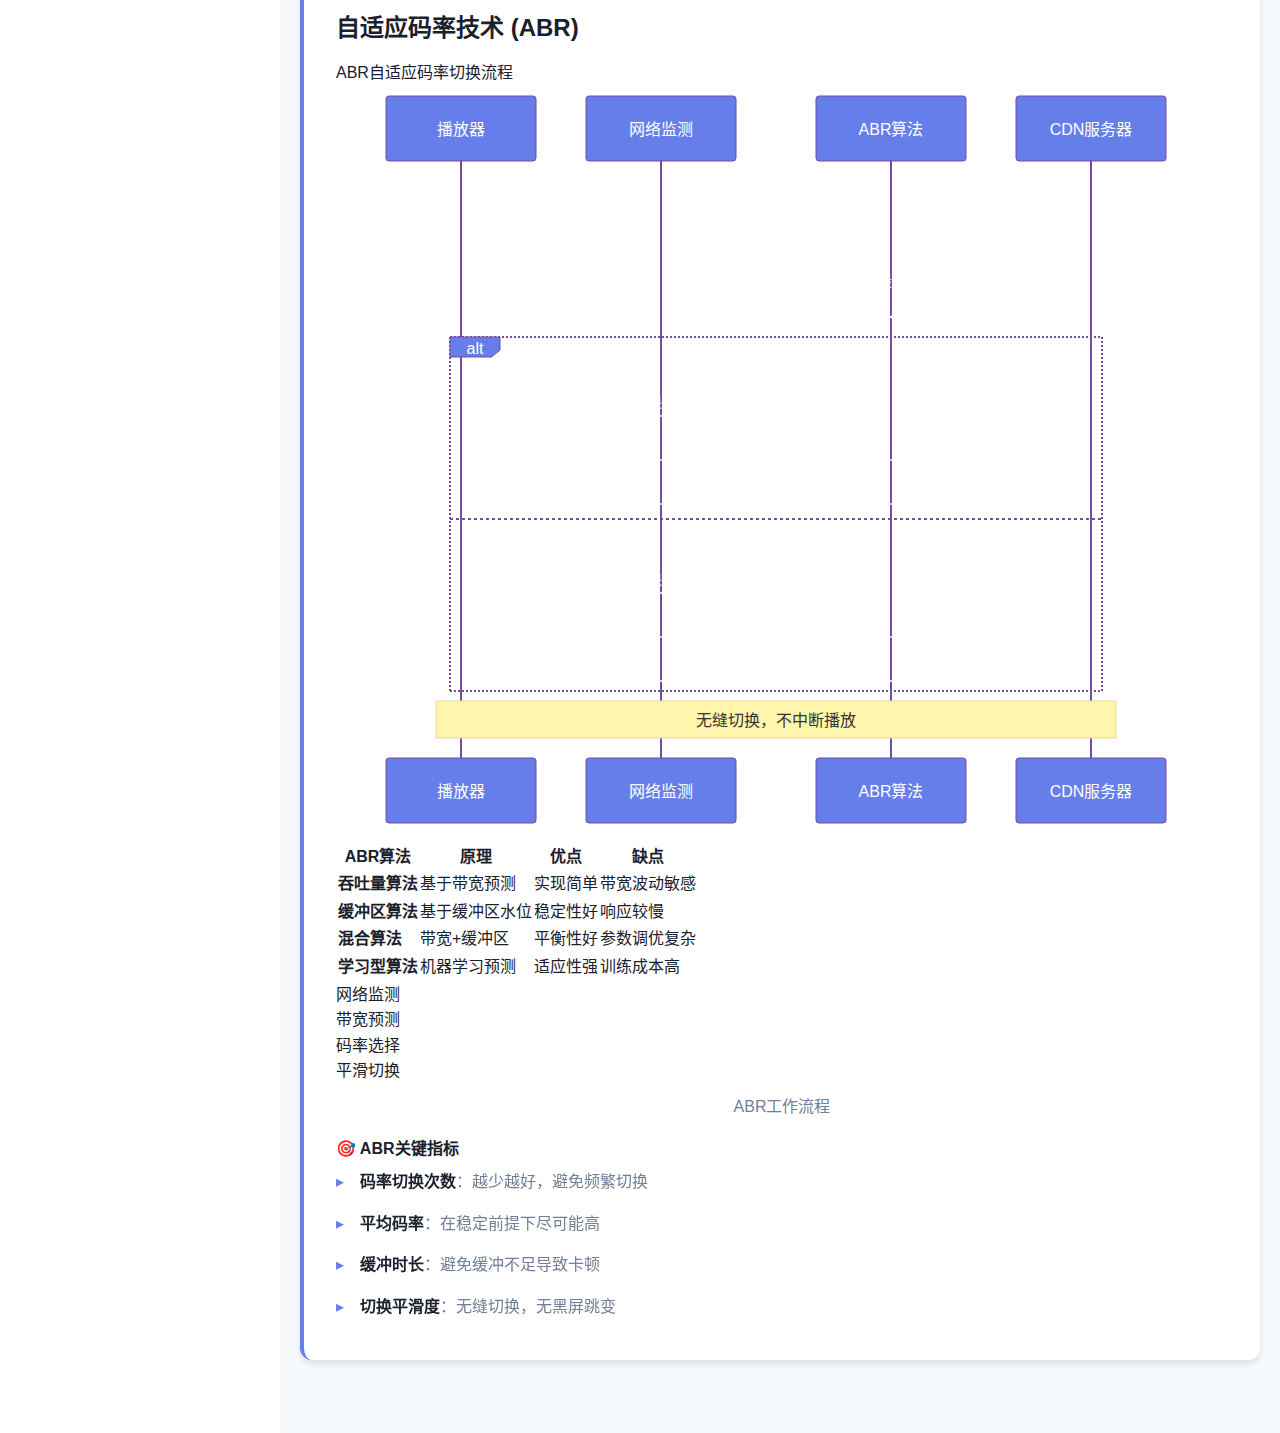
<file: streaming.html>
<!DOCTYPE html>
<html lang="zh-CN">
<head>
    <meta charset="UTF-8">
    <meta name="viewport" content="width=device-width, initial-scale=1.0">
    <title>在线视频技术 - 视频处理学习</title>
    <link rel="stylesheet" href="style.css">
    <script src="js/mermaid.min.js"></script>
    <script>
        mermaid.initialize({ 
            startOnLoad: true,
            theme: 'base',
            themeVariables: {
                primaryColor: '#667eea',
                primaryTextColor: '#fff',
                primaryBorderColor: '#764ba2',
                lineColor: '#667eea',
                secondaryColor: '#764ba2',
                tertiaryColor: '#f0f0f0'
            }
        });
    </script>
</head>
<body>
    <div class="layout-container">
        <aside class="sidebar">
            <div class="sidebar-header">
                <h1><a href="index.html" style="color: white; text-decoration: none;">VideoLearn</a></h1>
            </div>
            <nav class="sidebar-nav">
                <ul class="nav-tree">
                    <li>
                        <span class="nav-category">章节导航</span>
                        <ul class="sub-nav">
                            <li><a href="basics.html">基础知识</a></li>
                            <li><a href="codec.html">编解码技术</a></li>
                            <li><a href="ai.html">AI视频处理</a></li>
                            <li><a href="streaming.html" class="active">在线视频</a></li>
                            <li><a href="tools.html">工具框架</a></li>
                            <li><a href="code.html">代码示例</a></li>
                        </ul>
                    </li>
                    <li>
                        <span class="nav-category">本页内容</span>
                        <ul class="sub-nav">
                            <li><a href="#streaming-arch">流媒体架构</a></li>
                            <li><a href="#protocols">流媒体协议</a></li>
                            <li><a href="#live">直播技术</a></li>
                            <li><a href="#vod">点播技术</a></li>
                            <li><a href="#cdn">CDN分发</a></li>
                            <li><a href="#abr">自适应码率</a></li>
                        </ul>
                    </li>
                </ul>
            </nav>
        </aside>

        <main class="main-content">
            <section id="streaming" class="section">
                <div class="container">
                    <h2>📡 在线视频技术可视化</h2>
                    <p style="color: #718096; margin-bottom: 30px;">直播、点播、流媒体协议架构全景</p>

                    <!-- 流媒体架构 -->
                    <div class="topic-item" id="streaming-arch">
                        <h3>流媒体系统架构</h3>
                        
                        <div class="diagram-container">
                            <div class="diagram-title">在线视频系统完整架构</div>
                            <pre class="mermaid">
graph TB
    subgraph Source["内容源"]
        A1[摄像头采集]
        A2[文件上传]
        A3[屏幕录制]
    end
    
    subgraph Ingest["内容采集"]
        B1[推流端<br/>推流SDK]
        B2[转码服务]
    end
    
    subgraph Processing["内容处理"]
        C1[实时转码]
        C2[多码率编码]
        C3[封装封装]
        C4[内容加密]
    end
    
    subgraph Distribution["内容分发"]
        D1[CDN边缘节点]
        D2[负载均衡]
        D3[缓存服务]
    end
    
    subgraph Playback["播放端"]
        E1[Web播放器]
        E2[移动App]
        E3[智能电视]
    end
    
    Source --> Ingest
    Ingest --> Processing
    Processing --> Distribution
    Distribution --> Playback
    
    style Source fill:#e3f2fd
    style Processing fill:#f3e5f5
    style Distribution fill:#fff9c4
    style Playback fill:#c8e6c9
                            </pre>
                        </div>

                        <table class="visual-table">
                            <thead>
                                <tr>
                                    <th>系统组件</th>
                                    <th>核心功能</th>
                                    <th>关键技术</th>
                                    <th>性能指标</th>
                                </tr>
                            </thead>
                            <tbody>
                                <tr>
                                    <td><strong>采集推流</strong></td>
                                    <td>音视频采集编码</td>
                                    <td>RTMP/WebRTC推流</td>
                                    <td>延迟 < 1秒</td>
                                </tr>
                                <tr>
                                    <td><strong>转码处理</strong></td>
                                    <td>多码率转码</td>
                                    <td>FFmpeg/GPU加速</td>
                                    <td>实时处理</td>
                                </tr>
                                <tr>
                                    <td><strong>CDN分发</strong></td>
                                    <td>内容加速分发</td>
                                    <td>边缘缓存、智能调度</td>
                                    <td>命中率 > 95%</td>
                                </tr>
                                <tr>
                                    <td><strong>播放器</strong></td>
                                    <td>解码渲染播放</td>
                                    <td>HLS/DASH/FLV</td>
                                    <td>首屏 < 2秒</td>
                                </tr>
                            </tbody>
                        </table>
                    </div>

                    <!-- 流媒体协议 -->
                    <div class="topic-item" id="protocols">
                        <h3>流媒体协议详解</h3>
                        
                        <div class="diagram-container">
                            <div class="diagram-title">主流流媒体协议对比</div>
                            <pre class="mermaid">
graph TB
    A[流媒体协议] --> B[RTMP]
    A --> C[HLS]
    A --> D[DASH]
    A --> E[WebRTC]
    
    B --> B1[基于TCP]
    B --> B2[低延迟直播]
    B --> B3[Flash推流]
    
    C --> C1[基于HTTP]
    C --> C2[Apple标准]
    C --> C3[m3u8+ts切片]
    
    D --> D1[基于HTTP]
    D --> D2[国际标准]
    D --> D3[mpd+m4s切片]
    
    E --> E1[基于UDP]
    E --> E2[P2P传输]
    E --> E3[实时通信]
    
    style A fill:#667eea,color:#fff
    style B fill:#f3e5f5
    style C fill:#c8e6c9
    style D fill:#fff9c4
    style E fill:#bbdefb
                            </pre>
                        </div>

                        <table class="visual-table">
                            <thead>
                                <tr>
                                    <th>协议</th>
                                    <th>传输层</th>
                                    <th>延迟</th>
                                    <th>特点</th>
                                    <th>应用场景</th>
                                </tr>
                            </thead>
                            <tbody>
                                <tr>
                                    <td><strong>RTMP</strong></td>
                                    <td>TCP</td>
                                    <td>2-5秒</td>
                                    <td>低延迟、Flash生态</td>
                                    <td>直播推流</td>
                                </tr>
                                <tr>
                                    <td><strong>HLS</strong></td>
                                    <td>HTTP</td>
                                    <td>5-30秒</td>
                                    <td>兼容性好、防火墙穿透</td>
                                    <td>点播、直播</td>
                                </tr>
                                <tr>
                                    <td><strong>DASH</strong></td>
                                    <td>HTTP</td>
                                    <td>5-30秒</td>
                                    <td>开放标准、灵活</td>
                                    <td>点播服务</td>
                                </tr>
                                <tr>
                                    <td><strong>WebRTC</strong></td>
                                    <td>UDP</td>
                                    <td>< 500ms</td>
                                    <td>超低延迟、P2P</td>
                                    <td>视频会议</td>
                                </tr>
                                <tr>
                                    <td><strong>SRT</strong></td>
                                    <td>UDP</td>
                                    <td>1-3秒</td>
                                    <td>抗丢包、低延迟</td>
                                    <td>专业直播</td>
                                </tr>
                            </tbody>
                        </table>

                        <div class="diagram-container">
                            <div class="diagram-title">HLS协议工作流程</div>
                            <pre class="mermaid">
sequenceDiagram
    participant C as 客户端
    participant S as 服务器
    participant CDN as CDN节点
    
    C->>S: 请求m3u8播放列表
    S->>C: 返回m3u8索引
    Note over C: 解析播放列表
    
    loop 播放循环
        C->>CDN: 请求TS切片
        CDN->>C: 返回TS视频片段
        Note over C: 解码播放
        C->>C: 检测带宽
        C->>S: 请求合适码率m3u8
        S->>C: 返回新m3u8
    end
    
    Note over C,CDN: 自适应码率切换
                            </pre>
                        </div>
                    </div>

                    <!-- 直播技术 -->
                    <div class="topic-item" id="live">
                        <h3>直播技术架构</h3>
                        
                        <div class="diagram-container">
                            <div class="diagram-title">直播系统完整流程</div>
                            <pre class="mermaid">
flowchart LR
    A[主播端] --> B[推流<br/>RTMP]
    B --> C[流媒体服务器]
    C --> D[实时转码]
    D --> E[切片封装]
    E --> F[HLS/DASH流]
    F --> G[CDN分发]
    G --> H[边缘节点]
    H --> I[观众端播放]
    
    C --> J[录制存储]
    J --> K[点播回放]
    
    style A fill:#e3f2fd
    style I fill:#c8e6c9
                            </pre>
                        </div>

                        <div class="comparison-box">
                            <div class="comparison-item">
                                <h4>传统直播</h4>
                                <ul>
                                    <li>RTMP推流</li>
                                    <li>FLV/HLS播放</li>
                                    <li>延迟5-10秒</li>
                                    <li>架构成熟稳定</li>
                                </ul>
                            </div>
                            <div class="comparison-item">
                                <h4>低延迟直播</h4>
                                <ul>
                                    <li>WebRTC/SRT</li>
                                    <li>LL-HLS协议</li>
                                    <li>延迟 < 2秒</li>
                                    <li>互动性强</li>
                                </div>
                            </div>
                        </div>

                        <div class="knowledge-card">
                            <h4>🎬 直播关键技术指标</h4>
                            <ul>
                                <li><strong>首屏时间</strong>：从点击到画面显示，目标 < 2秒</li>
                                <li><strong>端到端延迟</strong>：从采集到播放，传统5-10秒，低延迟 < 2秒</li>
                                <li><strong>抗卡顿</strong>：缓冲区管理、码率自适应</li>
                                <li><strong>高并发</strong>：CDN分发、P2P加速</li>
                            </ul>
                        </div>
                    </div>

                    <!-- 点播技术 -->
                    <div class="topic-item" id="vod">
                        <h3>视频点播技术</h3>
                        
                        <div class="diagram-container">
                            <div class="diagram-title">点播系统处理流程</div>
                            <pre class="mermaid">
flowchart TB
    A[视频上传] --> B[转码处理]
    B --> C[多码率编码]
    C --> D[封装切片]
    D --> E[生成索引]
    E --> F[CDN分发]
    F --> G[用户播放]
    
    B --> B1[H.264/H.265编码]
    C --> C1[多分辨率适配]
    D --> D1[HLS/DASH切片]
    E --> E1[m3u8/mpd清单]
    
    style A fill:#e3f2fd
    style G fill:#c8e6c9
                            </pre>
                        </div>

                        <table class="visual-table">
                            <thead>
                                <tr>
                                    <th>点播功能</th>
                                    <th>技术实现</th>
                                    <th>用户体验提升</th>
                                </tr>
                            </thead>
                            <tbody>
                                <tr>
                                    <td><strong>多码率</strong></td>
                                    <td>自适应码率编码</td>
                                    <td>不同网络环境下流畅播放</td>
                                </tr>
                                <tr>
                                    <td><strong>快进快退</strong></td>
                                    <td>关键帧索引、分片加载</td>
                                    <td>快速定位播放位置</td>
                                </tr>
                                <tr>
                                    <td><strong>断点续播</strong></td>
                                    <td>播放进度存储</td>
                                    <td>跨设备继续观看</td>
                                </tr>
                                <tr>
                                    <td><strong>倍速播放</strong></td>
                                    <td>变速解码</td>
                                    <td>灵活控制观看节奏</td>
                                </tr>
                                <tr>
                                    <td><strong>字幕多音轨</strong></td>
                                    <td>流分离、动态切换</td>
                                    <td>支持多语言、无障碍</td>
                                </tr>
                            </tbody>
                        </table>
                    </div>

                    <!-- CDN分发 -->
                    <div class="topic-item" id="cdn">
                        <h3>CDN内容分发网络</h3>
                        
                        <div class="diagram-container">
                            <div class="diagram-title">CDN分发架构</div>
                            <pre class="mermaid">
graph TB
    subgraph Origin["源站"]
        O1[流媒体服务器]
        O2[存储系统]
    end
    
    subgraph CDN["CDN网络"]
        C1[中心节点]
        C2[区域节点]
        C3[边缘节点]
    end
    
    subgraph Users["用户端"]
        U1[北京用户]
        U2[上海用户]
        U3[广州用户]
        U4[海外用户]
    end
    
    O1 --> C1
    C1 --> C2
    C2 --> C3
    
    C3 --> U1
    C3 --> U2
    C3 --> U3
    C3 --> U4
    
    O1 -.-> O2
    
    style Origin fill:#e3f2fd
    style CDN fill:#fff9c4
    style Users fill:#c8e6c9
                            </pre>
                        </div>

                        <div class="comparison-box">
                            <div class="comparison-item">
                                <h4>CDN优势</h4>
                                <ul>
                                    <li>就近访问降低延迟</li>
                                    <li>减轻源站压力</li>
                                    <li>提高带宽利用率</li>
                                    <li>增强抗攻击能力</li>
                                </ul>
                            </div>
                            <div class="comparison-item">
                                <h4>缓存策略</h4>
                                <ul>
                                    <li>热点内容预缓存</li>
                                    <li>TTL过期机制</li>
                                    <li>LRU淘汰算法</li>
                                    <li>动态回源策略</li>
                                </ul>
                            </div>
                        </div>

                        <div class="knowledge-card">
                            <h4>⚡ CDN性能优化</h4>
                            <ul>
                                <li><strong>命中率优化</strong>：预热热门内容、智能缓存</li>
                                <li><strong>调度优化</strong>：基于地理位置、网络质量智能调度</li>
                                <li><strong>传输优化</strong>：HTTP/2、QUIC协议加速</li>
                                <li><strong>安全防护</strong>：防盗链、DDoS防护、HTTPS加密</li>
                            </ul>
                        </div>
                    </div>

                    <!-- 自适应码率 -->
                    <div class="topic-item" id="abr">
                        <h3>自适应码率技术 (ABR)</h3>
                        
                        <div class="diagram-container">
                            <div class="diagram-title">ABR自适应码率切换流程</div>
                            <pre class="mermaid">
sequenceDiagram
    participant P as 播放器
    participant N as 网络监测
    participant A as ABR算法
    participant CDN as CDN服务器
    
    P->>N: 持续监测网络状态
    N->>A: 上报带宽、延迟、丢包
    A->>A: 计算最优码率
    
    alt 网络变差
        A->>P: 切换到低码率
        P->>CDN: 请求低码率切片
        CDN->>P: 返回低码率视频
    else 网络变好
        A->>P: 切换到高码率
        P->>CDN: 请求高码率切片
        CDN->>P: 返回高码率视频
    end
    
    Note over P,CDN: 无缝切换，不中断播放
                            </pre>
                        </div>

                        <table class="visual-table">
                            <thead>
                                <tr>
                                    <th>ABR算法</th>
                                    <th>原理</th>
                                    <th>优点</th>
                                    <th>缺点</th>
                                </tr>
                            </thead>
                            <tbody>
                                <tr>
                                    <td><strong>吞吐量算法</strong></td>
                                    <td>基于带宽预测</td>
                                    <td>实现简单</td>
                                    <td>带宽波动敏感</td>
                                </tr>
                                <tr>
                                    <td><strong>缓冲区算法</strong></td>
                                    <td>基于缓冲区水位</td>
                                    <td>稳定性好</td>
                                    <td>响应较慢</td>
                                </tr>
                                <tr>
                                    <td><strong>混合算法</strong></td>
                                    <td>带宽+缓冲区</td>
                                    <td>平衡性好</td>
                                    <td>参数调优复杂</td>
                                </tr>
                                <tr>
                                    <td><strong>学习型算法</strong></td>
                                    <td>机器学习预测</td>
                                    <td>适应性强</td>
                                    <td>训练成本高</td>
                                </tr>
                            </tbody>
                        </table>

                        <div class="flow-steps">
                            <div class="flow-step">网络监测</div>
                            <div class="flow-step">带宽预测</div>
                            <div class="flow-step">码率选择</div>
                            <div class="flow-step">平滑切换</div>
                        </div>
                        <p style="text-align: center; color: #718096; margin-top: 10px;">ABR工作流程</p>

                        <div class="knowledge-card">
                            <h4>🎯 ABR关键指标</h4>
                            <ul>
                                <li><strong>码率切换次数</strong>：越少越好，避免频繁切换</li>
                                <li><strong>平均码率</strong>：在稳定前提下尽可能高</li>
                                <li><strong>缓冲时长</strong>：避免缓冲不足导致卡顿</li>
                                <li><strong>切换平滑度</strong>：无缝切换，无黑屏跳变</li>
                            </ul>
                        </div>
                    </div>

                </div>
            </section>
        </main>
    </div>

    <script>
        // 平滑滚动
        document.querySelectorAll('a[href^="#"]').forEach(anchor => {
            anchor.addEventListener('click', function (e) {
                e.preventDefault();
                const target = document.querySelector(this.getAttribute('href'));
                if (target) {
                    target.scrollIntoView({
                        behavior: 'smooth',
                        block: 'start'
                    });
                }
            });
        });

        // 高亮当前导航项
        const observerOptions = {
            root: null,
            rootMargin: '-20% 0px -70% 0px',
            threshold: 0
        };

        const observer = new IntersectionObserver((entries) => {
            entries.forEach(entry => {
                if (entry.isIntersecting) {
                    const id = entry.target.getAttribute('id');
                    document.querySelectorAll('.sidebar-nav a').forEach(link => {
                        link.classList.remove('active');
                        if (link.getAttribute('href') === `#${id}`) {
                            link.classList.add('active');
                        }
                    });
                }
            });
        }, observerOptions);

        document.querySelectorAll('.topic-item[id]').forEach(item => {
            observer.observe(item);
        });
    </script>
</body>
</html>
</file>
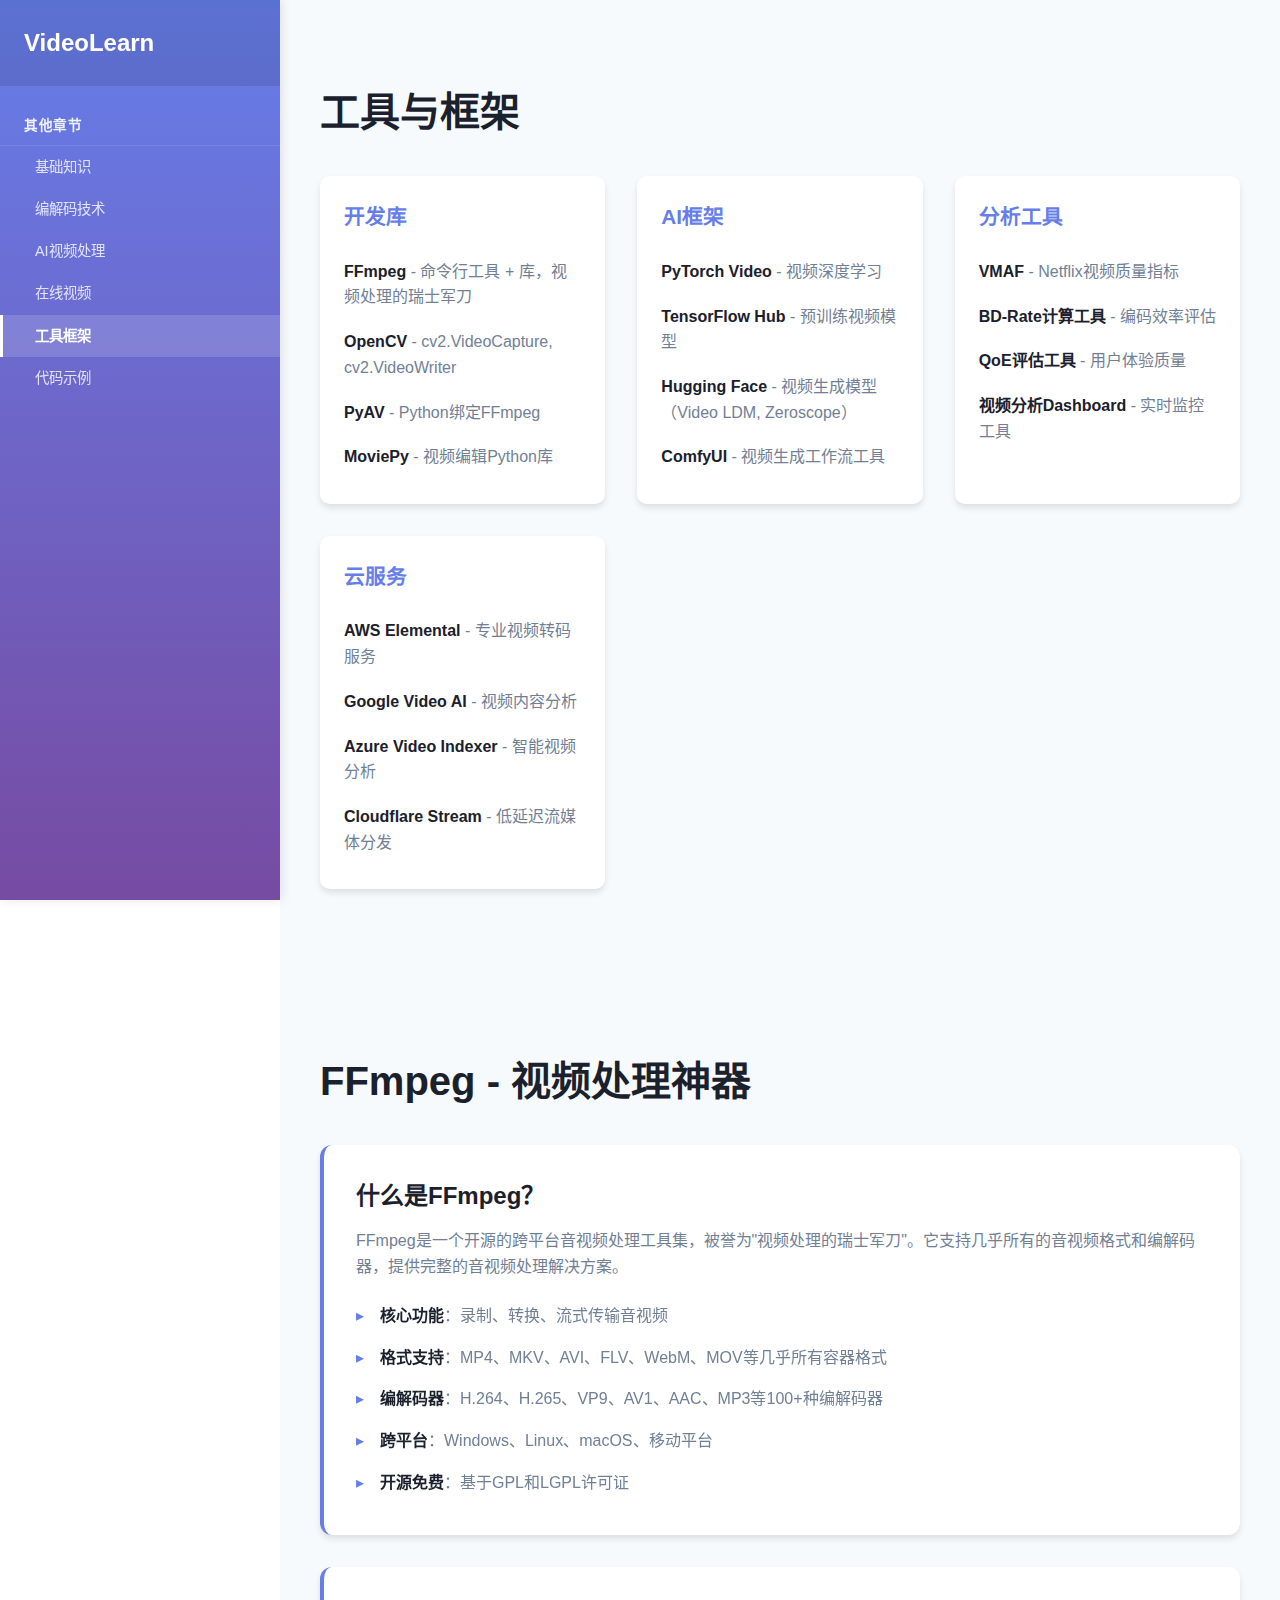
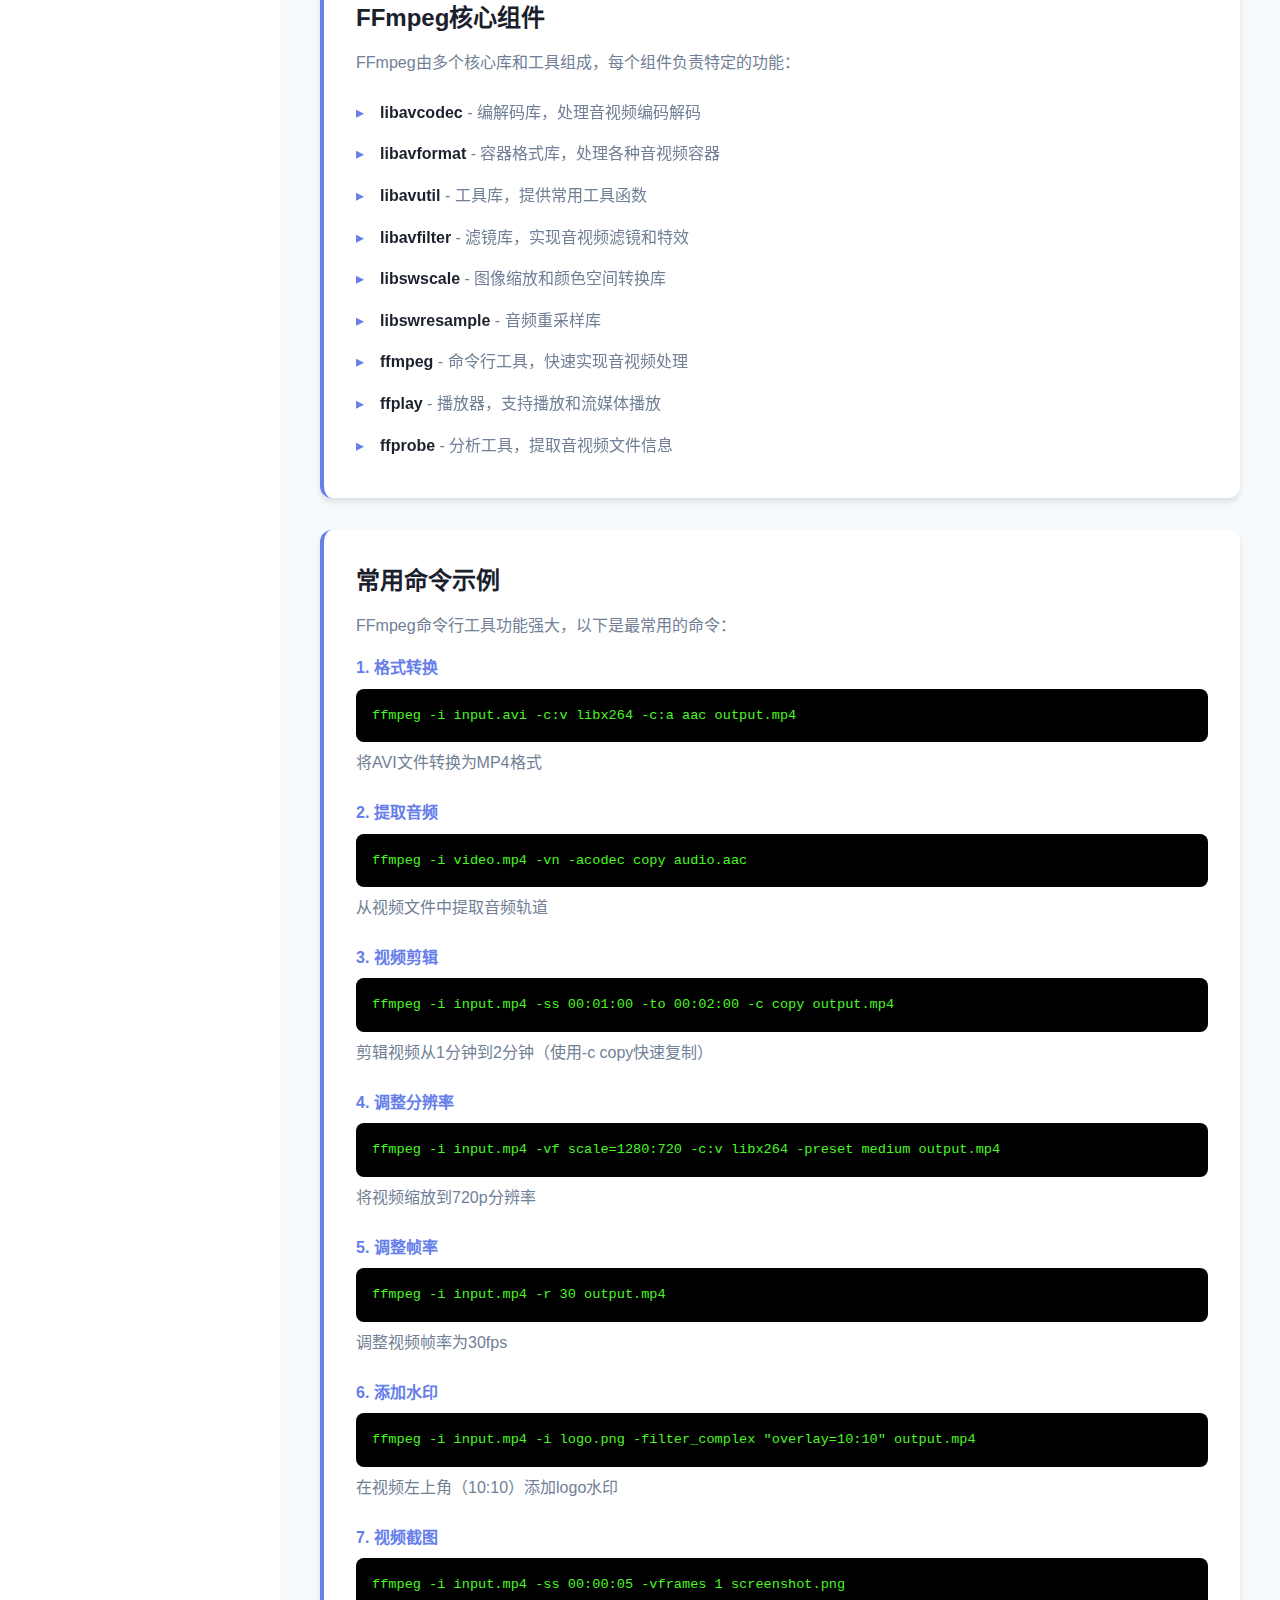
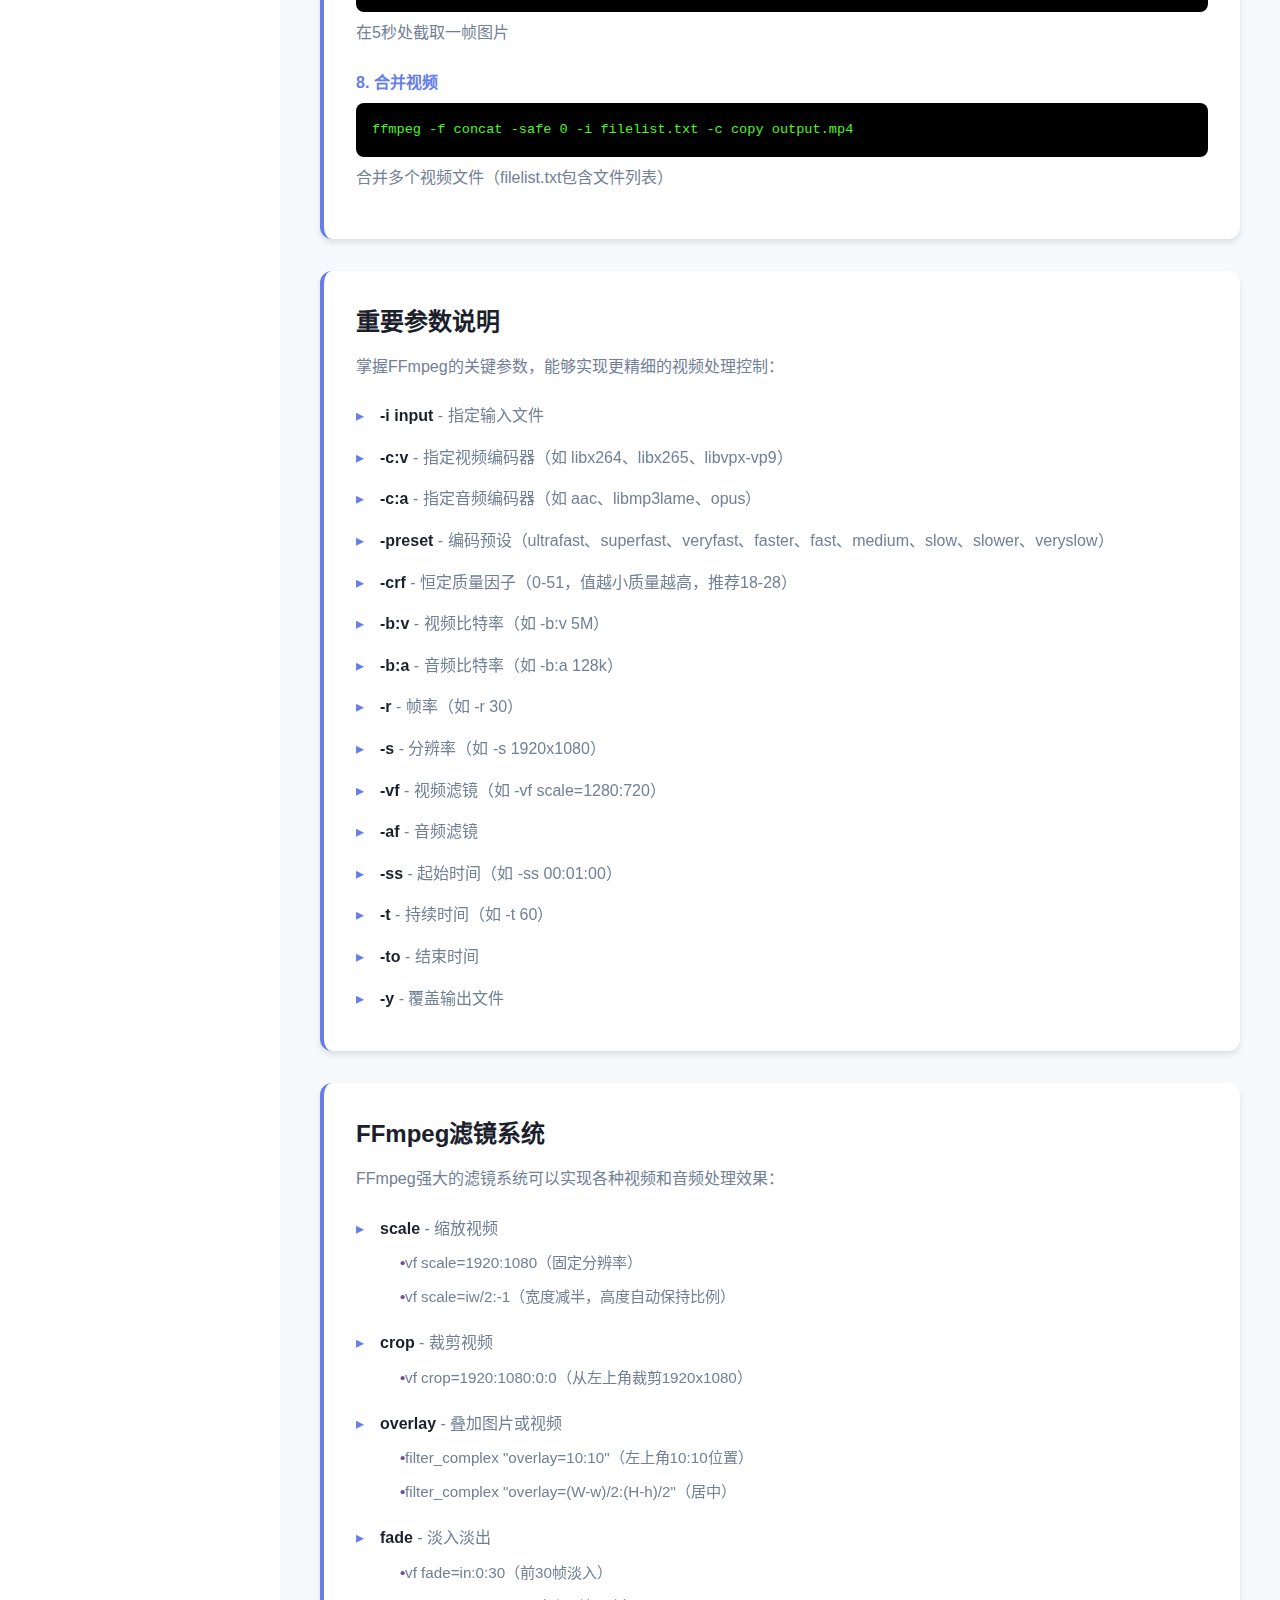
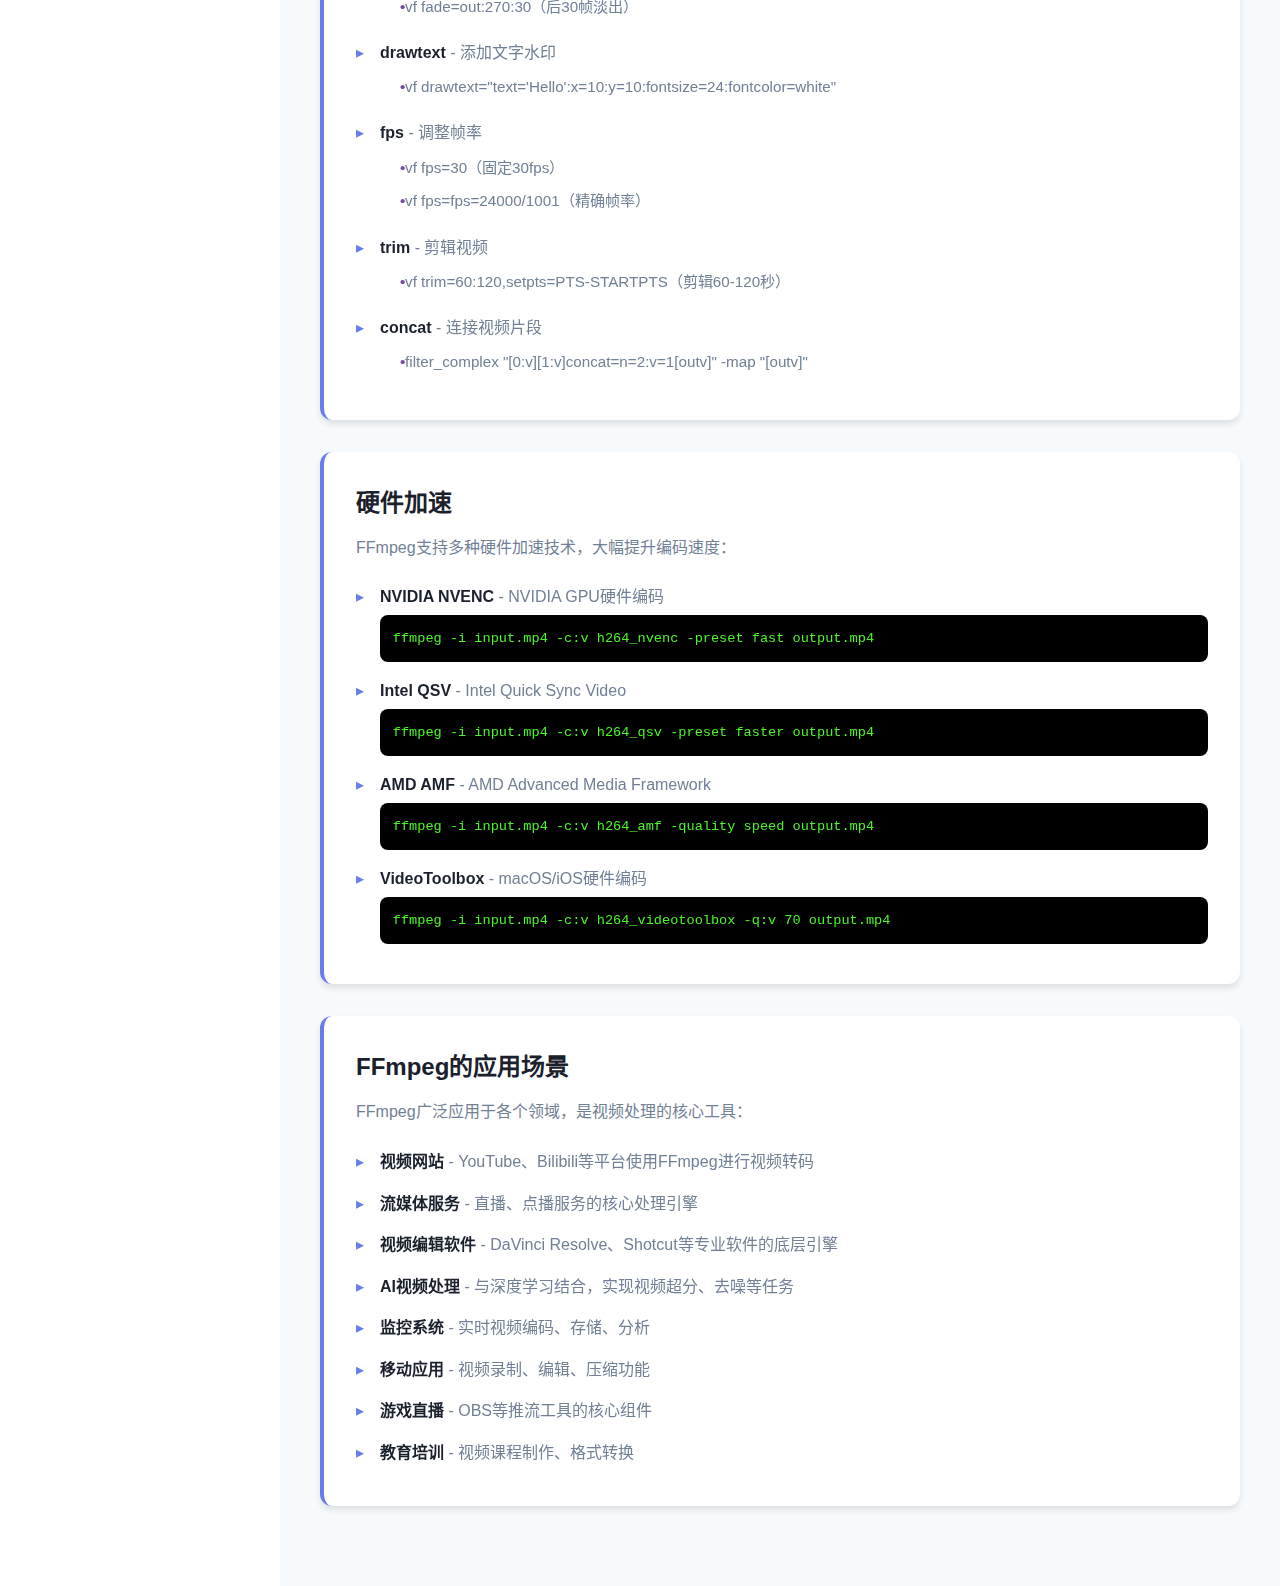
<file: tools.html>
<!DOCTYPE html>
<html lang="zh-CN">
<head>
    <meta charset="UTF-8">
    <meta name="viewport" content="width=device-width, initial-scale=1.0">
    <title>工具与框架 - 视频处理学习</title>
    <link rel="stylesheet" href="style.css">
</head>
<body>
    <div class="layout-container">
        <!-- 左侧导航 -->
        <aside class="sidebar">
            <div class="sidebar-header">
                <h1><a href="index.html" style="color: white; text-decoration: none;">VideoLearn</a></h1>
            </div>
            <nav class="sidebar-nav">
                <ul class="nav-tree">
                    <li>
                        <span class="nav-category">其他章节</span>
                        <ul class="sub-nav">
                            <li><a href="basics.html">基础知识</a></li>
                            <li><a href="codec.html">编解码技术</a></li>
                            <li><a href="ai.html">AI视频处理</a></li>
                            <li><a href="streaming.html">在线视频</a></li>
                            <li><a href="tools.html" class="active">工具框架</a></li>
                            <li><a href="code.html">代码示例</a></li>
                        </ul>
                    </li>
                </ul>
            </nav>
        </aside>

        <!-- 主内容区 -->
        <main class="main-content">
            <section id="tools" class="section alt-bg">
                <div class="container">
                    <h2>工具与框架</h2>

                    <div class="tool-categories">
                        <div class="category">
                            <h3>开发库</h3>
                            <ul>
                                <li><strong>FFmpeg</strong> - 命令行工具 + 库，视频处理的瑞士军刀</li>
                                <li><strong>OpenCV</strong> - cv2.VideoCapture, cv2.VideoWriter</li>
                                <li><strong>PyAV</strong> - Python绑定FFmpeg</li>
                                <li><strong>MoviePy</strong> - 视频编辑Python库</li>
                            </ul>
                        </div>

                        <div class="category">
                            <h3>AI框架</h3>
                            <ul>
                                <li><strong>PyTorch Video</strong> - 视频深度学习</li>
                                <li><strong>TensorFlow Hub</strong> - 预训练视频模型</li>
                                <li><strong>Hugging Face</strong> - 视频生成模型（Video LDM, Zeroscope）</li>
                                <li><strong>ComfyUI</strong> - 视频生成工作流工具</li>
                            </ul>
                        </div>

                        <div class="category">
                            <h3>分析工具</h3>
                            <ul>
                                <li><strong>VMAF</strong> - Netflix视频质量指标</li>
                                <li><strong>BD-Rate计算工具</strong> - 编码效率评估</li>
                                <li><strong>QoE评估工具</strong> - 用户体验质量</li>
                                <li><strong>视频分析Dashboard</strong> - 实时监控工具</li>
                            </ul>
                        </div>

                        <div class="category">
                            <h3>云服务</h3>
                            <ul>
                                <li><strong>AWS Elemental</strong> - 专业视频转码服务</li>
                                <li><strong>Google Video AI</strong> - 视频内容分析</li>
                                <li><strong>Azure Video Indexer</strong> - 智能视频分析</li>
                                <li><strong>Cloudflare Stream</strong> - 低延迟流媒体分发</li>
                            </ul>
                        </div>
                    </div>
                </div>
            </section>

            <section id="ffmpeg" class="section alt-bg">
                <div class="container">
                    <h2>FFmpeg - 视频处理神器</h2>

                    <div class="topic-item" style="margin-bottom: 2rem;">
                        <h3>什么是FFmpeg？</h3>
                        <p>FFmpeg是一个开源的跨平台音视频处理工具集，被誉为"视频处理的瑞士军刀"。它支持几乎所有的音视频格式和编解码器，提供完整的音视频处理解决方案。</p>
                        <ul>
                            <li><strong>核心功能</strong>：录制、转换、流式传输音视频</li>
                            <li><strong>格式支持</strong>：MP4、MKV、AVI、FLV、WebM、MOV等几乎所有容器格式</li>
                            <li><strong>编解码器</strong>：H.264、H.265、VP9、AV1、AAC、MP3等100+种编解码器</li>
                            <li><strong>跨平台</strong>：Windows、Linux、macOS、移动平台</li>
                            <li><strong>开源免费</strong>：基于GPL和LGPL许可证</li>
                        </ul>
                    </div>

                    <div class="topic-item" style="margin-bottom: 2rem;">
                        <h3>FFmpeg核心组件</h3>
                        <p>FFmpeg由多个核心库和工具组成，每个组件负责特定的功能：</p>
                        <ul>
                            <li><strong>libavcodec</strong> - 编解码库，处理音视频编码解码</li>
                            <li><strong>libavformat</strong> - 容器格式库，处理各种音视频容器</li>
                            <li><strong>libavutil</strong> - 工具库，提供常用工具函数</li>
                            <li><strong>libavfilter</strong> - 滤镜库，实现音视频滤镜和特效</li>
                            <li><strong>libswscale</strong> - 图像缩放和颜色空间转换库</li>
                            <li><strong>libswresample</strong> - 音频重采样库</li>
                            <li><strong>ffmpeg</strong> - 命令行工具，快速实现音视频处理</li>
                            <li><strong>ffplay</strong> - 播放器，支持播放和流媒体播放</li>
                            <li><strong>ffprobe</strong> - 分析工具，提取音视频文件信息</li>
                        </ul>
                    </div>

                    <div class="topic-item" style="margin-bottom: 2rem;">
                        <h3>常用命令示例</h3>
                        <p>FFmpeg命令行工具功能强大，以下是最常用的命令：</p>

                        <div style="margin-top: 1rem;">
                            <h4 style="color: var(--primary-color); margin-bottom: 0.5rem;">1. 格式转换</h4>
                            <pre style="background: #000; color: #4af626; padding: 1rem; border-radius: 8px; overflow-x: auto; font-family: monospace; font-size: 0.85rem;">ffmpeg -i input.avi -c:v libx264 -c:a aac output.mp4</pre>
                            <p style="margin-top: 0.5rem; color: var(--text-light);">将AVI文件转换为MP4格式</p>
                        </div>

                        <div style="margin-top: 1.5rem;">
                            <h4 style="color: var(--primary-color); margin-bottom: 0.5rem;">2. 提取音频</h4>
                            <pre style="background: #000; color: #4af626; padding: 1rem; border-radius: 8px; overflow-x: auto; font-family: monospace; font-size: 0.85rem;">ffmpeg -i video.mp4 -vn -acodec copy audio.aac</pre>
                            <p style="margin-top: 0.5rem; color: var(--text-light);">从视频文件中提取音频轨道</p>
                        </div>

                        <div style="margin-top: 1.5rem;">
                            <h4 style="color: var(--primary-color); margin-bottom: 0.5rem;">3. 视频剪辑</h4>
                            <pre style="background: #000; color: #4af626; padding: 1rem; border-radius: 8px; overflow-x: auto; font-family: monospace; font-size: 0.85rem;">ffmpeg -i input.mp4 -ss 00:01:00 -to 00:02:00 -c copy output.mp4</pre>
                            <p style="margin-top: 0.5rem; color: var(--text-light);">剪辑视频从1分钟到2分钟（使用-c copy快速复制）</p>
                        </div>

                        <div style="margin-top: 1.5rem;">
                            <h4 style="color: var(--primary-color); margin-bottom: 0.5rem;">4. 调整分辨率</h4>
                            <pre style="background: #000; color: #4af626; padding: 1rem; border-radius: 8px; overflow-x: auto; font-family: monospace; font-size: 0.85rem;">ffmpeg -i input.mp4 -vf scale=1280:720 -c:v libx264 -preset medium output.mp4</pre>
                            <p style="margin-top: 0.5rem; color: var(--text-light);">将视频缩放到720p分辨率</p>
                        </div>

                        <div style="margin-top: 1.5rem;">
                            <h4 style="color: var(--primary-color); margin-bottom: 0.5rem;">5. 调整帧率</h4>
                            <pre style="background: #000; color: #4af626; padding: 1rem; border-radius: 8px; overflow-x: auto; font-family: monospace; font-size: 0.85rem;">ffmpeg -i input.mp4 -r 30 output.mp4</pre>
                            <p style="margin-top: 0.5rem; color: var(--text-light);">调整视频帧率为30fps</p>
                        </div>

                        <div style="margin-top: 1.5rem;">
                            <h4 style="color: var(--primary-color); margin-bottom: 0.5rem;">6. 添加水印</h4>
                            <pre style="background: #000; color: #4af626; padding: 1rem; border-radius: 8px; overflow-x: auto; font-family: monospace; font-size: 0.85rem;">ffmpeg -i input.mp4 -i logo.png -filter_complex "overlay=10:10" output.mp4</pre>
                            <p style="margin-top: 0.5rem; color: var(--text-light);">在视频左上角（10:10）添加logo水印</p>
                        </div>

                        <div style="margin-top: 1.5rem;">
                            <h4 style="color: var(--primary-color); margin-bottom: 0.5rem;">7. 视频截图</h4>
                            <pre style="background: #000; color: #4af626; padding: 1rem; border-radius: 8px; overflow-x: auto; font-family: monospace; font-size: 0.85rem;">ffmpeg -i input.mp4 -ss 00:00:05 -vframes 1 screenshot.png</pre>
                            <p style="margin-top: 0.5rem; color: var(--text-light);">在5秒处截取一帧图片</p>
                        </div>

                        <div style="margin-top: 1.5rem;">
                            <h4 style="color: var(--primary-color); margin-bottom: 0.5rem;">8. 合并视频</h4>
                            <pre style="background: #000; color: #4af626; padding: 1rem; border-radius: 8px; overflow-x: auto; font-family: monospace; font-size: 0.85rem;">ffmpeg -f concat -safe 0 -i filelist.txt -c copy output.mp4</pre>
                            <p style="margin-top: 0.5rem; color: var(--text-light);">合并多个视频文件（filelist.txt包含文件列表）</p>
                        </div>
                    </div>

                    <div class="topic-item" style="margin-bottom: 2rem;">
                        <h3>重要参数说明</h3>
                        <p>掌握FFmpeg的关键参数，能够实现更精细的视频处理控制：</p>
                        <ul>
                            <li><strong>-i input</strong> - 指定输入文件</li>
                            <li><strong>-c:v</strong> - 指定视频编码器（如 libx264、libx265、libvpx-vp9）</li>
                            <li><strong>-c:a</strong> - 指定音频编码器（如 aac、libmp3lame、opus）</li>
                            <li><strong>-preset</strong> - 编码预设（ultrafast、superfast、veryfast、faster、fast、medium、slow、slower、veryslow）</li>
                            <li><strong>-crf</strong> - 恒定质量因子（0-51，值越小质量越高，推荐18-28）</li>
                            <li><strong>-b:v</strong> - 视频比特率（如 -b:v 5M）</li>
                            <li><strong>-b:a</strong> - 音频比特率（如 -b:a 128k）</li>
                            <li><strong>-r</strong> - 帧率（如 -r 30）</li>
                            <li><strong>-s</strong> - 分辨率（如 -s 1920x1080）</li>
                            <li><strong>-vf</strong> - 视频滤镜（如 -vf scale=1280:720）</li>
                            <li><strong>-af</strong> - 音频滤镜</li>
                            <li><strong>-ss</strong> - 起始时间（如 -ss 00:01:00）</li>
                            <li><strong>-t</strong> - 持续时间（如 -t 60）</li>
                            <li><strong>-to</strong> - 结束时间</li>
                            <li><strong>-y</strong> - 覆盖输出文件</li>
                        </ul>
                    </div>

                    <div class="topic-item" style="margin-bottom: 2rem;">
                        <h3>FFmpeg滤镜系统</h3>
                        <p>FFmpeg强大的滤镜系统可以实现各种视频和音频处理效果：</p>
                        <ul>
                            <li><strong>scale</strong> - 缩放视频
                                <ul style="margin-left: 20px; margin-top: 5px;">
                                    <li>-vf scale=1920:1080（固定分辨率）</li>
                                    <li>-vf scale=iw/2:-1（宽度减半，高度自动保持比例）</li>
                                </ul>
                            </li>
                            <li><strong>crop</strong> - 裁剪视频
                                <ul style="margin-left: 20px; margin-top: 5px;">
                                    <li>-vf crop=1920:1080:0:0（从左上角裁剪1920x1080）</li>
                                </ul>
                            </li>
                            <li><strong>overlay</strong> - 叠加图片或视频
                                <ul style="margin-left: 20px; margin-top: 5px;">
                                    <li>-filter_complex "overlay=10:10"（左上角10:10位置）</li>
                                    <li>-filter_complex "overlay=(W-w)/2:(H-h)/2"（居中）</li>
                                </ul>
                            </li>
                            <li><strong>fade</strong> - 淡入淡出
                                <ul style="margin-left: 20px; margin-top: 5px;">
                                    <li>-vf fade=in:0:30（前30帧淡入）</li>
                                    <li>-vf fade=out:270:30（后30帧淡出）</li>
                                </ul>
                            </li>
                            <li><strong>drawtext</strong> - 添加文字水印
                                <ul style="margin-left: 20px; margin-top: 5px;">
                                    <li>-vf drawtext="text='Hello':x=10:y=10:fontsize=24:fontcolor=white"</li>
                                </ul>
                            </li>
                            <li><strong>fps</strong> - 调整帧率
                                <ul style="margin-left: 20px; margin-top: 5px;">
                                    <li>-vf fps=30（固定30fps）</li>
                                    <li>-vf fps=fps=24000/1001（精确帧率）</li>
                                </ul>
                            </li>
                            <li><strong>trim</strong> - 剪辑视频
                                <ul style="margin-left: 20px; margin-top: 5px;">
                                    <li>-vf trim=60:120,setpts=PTS-STARTPTS（剪辑60-120秒）</li>
                                </ul>
                            </li>
                            <li><strong>concat</strong> - 连接视频片段
                                <ul style="margin-left: 20px; margin-top: 5px;">
                                    <li>-filter_complex "[0:v][1:v]concat=n=2:v=1[outv]" -map "[outv]"</li>
                                </ul>
                            </li>
                        </ul>
                    </div>

                    <div class="topic-item" style="margin-bottom: 2rem;">
                        <h3>硬件加速</h3>
                        <p>FFmpeg支持多种硬件加速技术，大幅提升编码速度：</p>
                        <ul>
                            <li><strong>NVIDIA NVENC</strong> - NVIDIA GPU硬件编码
                                <pre style="background: #000; color: #4af626; padding: 0.8rem; border-radius: 8px; overflow-x: auto; font-family: monospace; font-size: 0.85rem; margin-top: 5px;">ffmpeg -i input.mp4 -c:v h264_nvenc -preset fast output.mp4</pre>
                            </li>
                            <li><strong>Intel QSV</strong> - Intel Quick Sync Video
                                <pre style="background: #000; color: #4af626; padding: 0.8rem; border-radius: 8px; overflow-x: auto; font-family: monospace; font-size: 0.85rem; margin-top: 5px;">ffmpeg -i input.mp4 -c:v h264_qsv -preset faster output.mp4</pre>
                            </li>
                            <li><strong>AMD AMF</strong> - AMD Advanced Media Framework
                                <pre style="background: #000; color: #4af626; padding: 0.8rem; border-radius: 8px; overflow-x: auto; font-family: monospace; font-size: 0.85rem; margin-top: 5px;">ffmpeg -i input.mp4 -c:v h264_amf -quality speed output.mp4</pre>
                            </li>
                            <li><strong>VideoToolbox</strong> - macOS/iOS硬件编码
                                <pre style="background: #000; color: #4af626; padding: 0.8rem; border-radius: 8px; overflow-x: auto; font-family: monospace; font-size: 0.85rem; margin-top: 5px;">ffmpeg -i input.mp4 -c:v h264_videotoolbox -q:v 70 output.mp4</pre>
                            </li>
                        </ul>
                    </div>

                    <div class="topic-item">
                        <h3>FFmpeg的应用场景</h3>
                        <p>FFmpeg广泛应用于各个领域，是视频处理的核心工具：</p>
                        <ul>
                            <li><strong>视频网站</strong> - YouTube、Bilibili等平台使用FFmpeg进行视频转码</li>
                            <li><strong>流媒体服务</strong> - 直播、点播服务的核心处理引擎</li>
                            <li><strong>视频编辑软件</strong> - DaVinci Resolve、Shotcut等专业软件的底层引擎</li>
                            <li><strong>AI视频处理</strong> - 与深度学习结合，实现视频超分、去噪等任务</li>
                            <li><strong>监控系统</strong> - 实时视频编码、存储、分析</li>
                            <li><strong>移动应用</strong> - 视频录制、编辑、压缩功能</li>
                            <li><strong>游戏直播</strong> - OBS等推流工具的核心组件</li>
                            <li><strong>教育培训</strong> - 视频课程制作、格式转换</li>
                        </ul>
                    </div>
                </div>
            </section>
        </main>
    </div>
</body>
</html>
</file>
<file: style.css>
/* 全局样式 */
* {
    margin: 0;
    padding: 0;
    box-sizing: border-box;
}

:root {
    --primary-color: #667eea;
    --secondary-color: #764ba2;
    --accent-color: #f093fb;
    --text-dark: #1a202c;
    --text-light: #718096;
    --bg-light: #f7fafc;
    --bg-white: #ffffff;
    --border-color: #e2e8f0;
    --shadow: 0 4px 6px rgba(0, 0, 0, 0.1);
    --shadow-lg: 0 10px 15px rgba(0, 0, 0, 0.1);
}

body {
    font-family: -apple-system, BlinkMacSystemFont, 'Segoe UI', 'Roboto', 'Helvetica Neue', Arial, sans-serif;
    line-height: 1.6;
    color: var(--text-dark);
    background-color: var(--bg-white);
}

.container {
    max-width: 1200px;
    margin: 0 auto;
    padding: 0 20px;
}

/* 顶部导航栏 */
.navbar {
    background: linear-gradient(135deg, var(--primary-color) 0%, var(--secondary-color) 100%);
    padding: 1rem 0;
    position: sticky;
    top: 0;
    z-index: 1000;
    transition: all 0.3s ease;
}

.navbar.scrolled {
    box-shadow: var(--shadow);
}

.navbar .container {
    display: flex;
    justify-content: space-between;
    align-items: center;
}

.logo h1 {
    color: white;
    font-size: 1.8rem;
    font-weight: 700;
}

.nav-links {
    display: flex;
    list-style: none;
    gap: 2rem;
}

.nav-links a {
    color: white;
    text-decoration: none;
    font-weight: 500;
    transition: opacity 0.3s ease;
}

.nav-links a:hover {
    opacity: 0.8;
}

/* 布局容器 - 侧边栏布局 */
.layout-container {
    display: flex;
    min-height: 100vh;
}

/* 侧边栏 */
.sidebar {
    width: 280px;
    background: linear-gradient(180deg, #667eea 0%, #764ba2 100%);
    position: sticky;
    top: 0;
    height: 100vh;
    overflow-y: auto;
    flex-shrink: 0;
    box-shadow: 2px 0 10px rgba(0, 0, 0, 0.1);
}

/* 侧边栏头部 */
.sidebar-header {
    padding: 1.5rem;
    background: rgba(0, 0, 0, 0.1);
    border-bottom: 1px solid rgba(255, 255, 255, 0.1);
}

.sidebar-header h1 {
    color: white;
    font-size: 1.5rem;
    font-weight: 700;
    margin: 0;
}

/* 侧边栏导航 */
.sidebar-nav {
    padding: 1rem 0;
}

.nav-tree {
    list-style: none;
    padding: 0;
    margin: 0;
}

.nav-tree > li {
    margin-bottom: 0.5rem;
}

/* 导航分类 */
.nav-category {
    display: block;
    color: rgba(255, 255, 255, 0.9);
    font-size: 0.85rem;
    font-weight: 600;
    text-transform: uppercase;
    letter-spacing: 0.5px;
    padding: 0.75rem 1.5rem 0.5rem;
    border-bottom: 1px solid rgba(255, 255, 255, 0.1);
}

/* 子导航 */
.sub-nav {
    list-style: none;
    padding: 0;
    margin: 0;
}

.sub-nav li {
    padding: 0;
}

.sub-nav a {
    display: block;
    color: rgba(255, 255, 255, 0.8);
    text-decoration: none;
    padding: 0.6rem 1.5rem 0.6rem 2rem;
    font-size: 0.9rem;
    transition: all 0.3s ease;
    border-left: 3px solid transparent;
}

.sub-nav a:hover {
    background: rgba(255, 255, 255, 0.1);
    color: white;
    border-left-color: rgba(255, 255, 255, 0.5);
}

.sub-nav a.active {
    background: rgba(255, 255, 255, 0.15);
    color: white;
    border-left-color: white;
    font-weight: 600;
}

/* 主内容区 */
.main-content {
    flex: 1;
    background: var(--bg-light);
    min-width: 0;
}

/* Hero区域 */
.hero {
    background: linear-gradient(135deg, var(--primary-color) 0%, var(--secondary-color) 100%);
    color: white;
    text-align: center;
    padding: 120px 20px 80px;
}

.hero h1 {
    font-size: 3.5rem;
    font-weight: 800;
    margin-bottom: 0.5rem;
}

.hero h2 {
    font-size: 2rem;
    font-weight: 600;
    margin-bottom: 1rem;
    opacity: 0.95;
}

.hero p {
    font-size: 1.2rem;
    margin-bottom: 2rem;
    opacity: 0.9;
}

.cta-buttons {
    display: flex;
    gap: 1rem;
    justify-content: center;
}

.btn {
    padding: 0.8rem 2rem;
    border-radius: 50px;
    text-decoration: none;
    font-weight: 600;
    transition: transform 0.3s ease, box-shadow 0.3s ease;
}

.btn:hover {
    transform: translateY(-2px);
    box-shadow: var(--shadow-lg);
}

.btn.primary {
    background: white;
    color: var(--primary-color);
}

.btn.secondary {
    background: transparent;
    color: white;
    border: 2px solid white;
}

/* 特性网格 */
.features {
    padding: 80px 20px;
    background: var(--bg-light);
}

.features h2 {
    text-align: center;
    font-size: 2.5rem;
    margin-bottom: 3rem;
    color: var(--text-dark);
}

.feature-grid {
    display: grid;
    grid-template-columns: repeat(auto-fit, minmax(300px, 1fr));
    gap: 2rem;
}

.feature-card {
    background: white;
    padding: 2rem;
    border-radius: 12px;
    box-shadow: var(--shadow);
    transition: transform 0.3s ease, box-shadow 0.3s ease;
}

.feature-card:hover {
    transform: translateY(-5px);
    box-shadow: var(--shadow-lg);
}

.feature-card .icon {
    font-size: 3rem;
    margin-bottom: 1rem;
}

.feature-card h3 {
    color: var(--primary-color);
    font-size: 1.5rem;
    margin-bottom: 0.8rem;
}

.feature-card p {
    color: var(--text-light);
}

/* 章节样式 */
.section {
    padding: 80px 20px;
}

.section.alt-bg {
    background: var(--bg-light);
}

.section h2 {
    font-size: 2.5rem;
    margin-bottom: 2rem;
    color: var(--text-dark);
}

/* 主题列表 */
.topic-list {
    display: flex;
    flex-direction: column;
    gap: 2rem;
}

.topic-item {
    background: white;
    padding: 2rem;
    border-radius: 12px;
    box-shadow: var(--shadow);
    border-left: 4px solid var(--primary-color);
}

.topic-item h3 {
    color: var(--text-dark);
    font-size: 1.5rem;
    margin-bottom: 0.8rem;
}

.topic-item p {
    color: var(--text-light);
    margin-bottom: 1rem;
}

.topic-item ul {
    list-style: none;
    padding-left: 0;
}

.topic-item li {
    padding: 0.5rem 0;
    color: var(--text-light);
    padding-left: 1.5rem;
    position: relative;
}

.topic-item li:before {
    content: "▸";
    position: absolute;
    left: 0;
    color: var(--primary-color);
}

.topic-item li strong {
    color: var(--text-dark);
    font-weight: 600;
}

.topic-item li ul {
    list-style: none;
    padding-left: 0;
    margin-top: 0.5rem;
}

.topic-item li ul li {
    padding-left: 1.5rem;
    padding: 0.3rem 0;
    font-size: 0.95rem;
}

.topic-item li ul li:before {
    content: "•";
    color: var(--secondary-color);
}

/* 编解码器网格 */
.codec-grid {
    display: grid;
    grid-template-columns: repeat(auto-fit, minmax(280px, 1fr));
    gap: 1.5rem;
    margin-bottom: 3rem;
}

.codec-card {
    background: white;
    padding: 1.5rem;
    border-radius: 10px;
    box-shadow: var(--shadow);
    transition: transform 0.3s ease;
}

.codec-card:hover {
    transform: scale(1.05);
}

.codec-card.featured {
    border: 2px solid var(--primary-color);
}

.codec-card h3 {
    color: var(--text-dark);
    margin-bottom: 0.5rem;
}

.codec-card .tag {
    display: inline-block;
    padding: 0.3rem 0.8rem;
    border-radius: 20px;
    font-size: 0.8rem;
    font-weight: 600;
    margin-bottom: 1rem;
}

.codec-card .tag.hot {
    background: #fef3c7;
    color: #d97706;
}

.codec-card .tag.latest {
    background: #dbeafe;
    color: #2563eb;
}

.codec-card .tag {
    background: #f3e8ff;
    color: #7c3aed;
}

.codec-card p {
    color: var(--text-light);
    font-size: 0.95rem;
    margin-bottom: 1rem;
}

.codec-card .spec {
    display: flex;
    gap: 1rem;
    flex-wrap: wrap;
}

.codec-card .spec span {
    background: var(--bg-light);
    padding: 0.3rem 0.8rem;
    border-radius: 5px;
    font-size: 0.85rem;
    color: var(--text-light);
}

/* 对比表格 */
.comparison-table {
    background: white;
    padding: 2rem;
    border-radius: 12px;
    box-shadow: var(--shadow);
    overflow-x: auto;
}

.comparison-table h3 {
    margin-bottom: 1.5rem;
    color: var(--text-dark);
}

.comparison-table table {
    width: 100%;
    border-collapse: collapse;
}

.comparison-table th,
.comparison-table td {
    padding: 1rem;
    text-align: left;
    border-bottom: 1px solid var(--border-color);
}

.comparison-table th {
    background: linear-gradient(135deg, var(--primary-color) 0%, var(--secondary-color) 100%);
    color: white;
    font-weight: 600;
}

.comparison-table tr:hover {
    background: var(--bg-light);
}

/* AI部分 */
.ai-section {
    margin-bottom: 3rem;
}

.ai-section h3 {
    margin-bottom: 1.5rem;
    color: var(--text-dark);
}

.ai-grid {
    display: grid;
    grid-template-columns: repeat(auto-fit, minmax(280px, 1fr));
    gap: 1.5rem;
}

.ai-card {
    background: white;
    padding: 1.5rem;
    border-radius: 10px;
    box-shadow: var(--shadow);
}

.ai-card h4 {
    color: var(--primary-color);
    margin-bottom: 0.8rem;
}

.ai-card p {
    color: var(--text-light);
    font-size: 0.95rem;
    margin-bottom: 1rem;
}

.ai-card ul {
    list-style: none;
    padding-left: 0;
}

.ai-card li {
    padding: 0.4rem 0;
    color: var(--text-light);
    padding-left: 1.5rem;
    position: relative;
    font-size: 0.9rem;
}

.ai-card li:before {
    content: "•";
    position: absolute;
    left: 0;
    color: var(--primary-color);
}

.ai-frameworks {
    background: white;
    padding: 2rem;
    border-radius: 12px;
    box-shadow: var(--shadow);
}

.ai-frameworks h3 {
    margin-bottom: 1.5rem;
    color: var(--text-dark);
}

.framework-list {
    display: grid;
    grid-template-columns: repeat(auto-fit, minmax(250px, 1fr));
    gap: 1.5rem;
}

.framework {
    padding: 1rem;
    background: var(--bg-light);
    border-radius: 8px;
}

.framework strong {
    display: block;
    color: var(--text-dark);
    margin-bottom: 0.5rem;
}

.framework p {
    color: var(--text-light);
    font-size: 0.9rem;
}

/* 工具类别 */
.tool-categories {
    display: grid;
    grid-template-columns: repeat(auto-fit, minmax(250px, 1fr));
    gap: 2rem;
}

.tool-categories .category {
    background: white;
    padding: 1.5rem;
    border-radius: 10px;
    box-shadow: var(--shadow);
}

.tool-categories h3 {
    color: var(--primary-color);
    margin-bottom: 1rem;
    font-size: 1.3rem;
}

.tool-categories ul {
    list-style: none;
}

.tool-categories li {
    padding: 0.6rem 0;
    color: var(--text-light);
}

.tool-categories strong {
    color: var(--text-dark);
}

/* 资源部分 */
.resource-section {
    margin-bottom: 2rem;
}

.resource-section h3 {
    color: var(--text-dark);
    margin-bottom: 1rem;
}

.resource-list {
    background: white;
    padding: 1.5rem;
    border-radius: 10px;
    box-shadow: var(--shadow);
}

.resource-list li {
    padding: 0.8rem 0;
    color: var(--text-light);
    border-bottom: 1px solid var(--border-color);
}

.resource-list li:last-child {
    border-bottom: none;
}

.resource-list strong {
    color: var(--text-dark);
}

/* 提示网格 */
.tips-grid {
    display: grid;
    grid-template-columns: repeat(auto-fit, minmax(250px, 1fr));
    gap: 1.5rem;
}

.tip {
    background: linear-gradient(135deg, var(--primary-color) 0%, var(--secondary-color) 100%);
    color: white;
    padding: 1.5rem;
    border-radius: 10px;
}

.tip strong {
    display: block;
    margin-bottom: 0.5rem;
}

.tip p {
    opacity: 0.95;
}

/* 时间线 */
.timeline {
    position: relative;
    padding: 2rem 0;
}

.timeline:before {
    content: '';
    position: absolute;
    left: 50%;
    transform: translateX(-50%);
    width: 2px;
    height: 100%;
    background: linear-gradient(to bottom, var(--primary-color), var(--secondary-color));
}

.timeline-item {
    position: relative;
    margin-bottom: 2rem;
    padding: 0 2rem;
    display: flex;
    align-items: center;
    gap: 2rem;
}

.timeline-item:nth-child(odd) {
    flex-direction: row-reverse;
    text-align: right;
}

.timeline-item .year {
    background: linear-gradient(135deg, var(--primary-color) 0%, var(--secondary-color) 100%);
    color: white;
    padding: 0.5rem 1rem;
    border-radius: 25px;
    font-weight: 600;
    font-size: 0.9rem;
    min-width: 80px;
    text-align: center;
}

.timeline-item .event {
    flex: 1;
    background: white;
    padding: 1rem 1.5rem;
    border-radius: 10px;
    box-shadow: var(--shadow);
    color: var(--text-dark);
}


/* 代码示例部分 */
.code-section {
    margin-bottom: 3rem;
}

.code-section h3 {
    margin-bottom: 1.5rem;
    color: var(--text-dark);
    font-size: 2rem;
}

.code-block {
    background: #000000;
    padding: 1.5rem;
    border-radius: 10px;
    margin-bottom: 1.5rem;
    box-shadow: var(--shadow);
    overflow-x: auto;
    border: 1px solid #333;
}

.code-block h4 {
    color: #4af626;
    margin-bottom: 1rem;
    font-size: 1.1rem;
    font-weight: 600;
}

.code-block pre {
    margin: 0;
    padding: 0;
}

.code-block code {
    display: block;
    font-family: 'Consolas', 'Monaco', 'Courier New', monospace;
    font-size: 0.85rem;
    line-height: 1.5;
    color: #4af626;
    overflow-x: auto;
}

/* 代码高亮样式 */
.code-block .keyword {
    color: #c792ea;
}

.code-block .string {
    color: #c3e88d;
}

.code-block .comment {
    color: #546e7a;
}

.code-block .function {
    color: #82aaff;
}

.code-block .number {
    color: #f78c6c;
}

/* 代码技巧 */
.code-tips {
    background: white;
    padding: 2rem;
    border-radius: 12px;
    box-shadow: var(--shadow);
}

.code-tips h3 {
    margin-bottom: 1.5rem;
    color: var(--text-dark);
}

.code-tips .tips-grid {
    display: grid;
    grid-template-columns: repeat(auto-fit, minmax(250px, 1fr));
    gap: 1.5rem;
}

.code-tips .tip {
    background: linear-gradient(135deg, var(--primary-color) 0%, var(--secondary-color) 100%);
    color: white;
    padding: 1.5rem;
    border-radius: 10px;
}

.code-tips .tip strong {
    display: block;
    margin-bottom: 0.5rem;
}

.code-tips .tip p {
    opacity: 0.95;
}

/* 响应式设计 */
@media (max-width: 768px) {
    .layout-container {
        flex-direction: column;
    }

    .sidebar {
        width: 100%;
        height: auto;
        position: relative;
        max-height: 300px;
    }

    .feature-grid,
    .codec-grid,
    .ai-grid,
    .framework-list,
    .tool-categories,
    .tips-grid,
    .code-tips .tips-grid {
        grid-template-columns: 1fr;
    }

    .code-block {
        padding: 1rem;
    }

    .code-block code {
        font-size: 0.75rem;
    }

    .code-block pre {
        white-space: pre-wrap;
        word-wrap: break-word;
    }

    .timeline:before {
        left: 20px;
    }

    .timeline-item {
        padding-left: 60px;
    }

    .timeline-item:nth-child(odd) {
        flex-direction: row;
        text-align: left;
    }

    .cta-buttons {
        flex-direction: column;
        gap: 1rem;
    }

    .btn {
        width: 100%;
        text-align: center;
    }
}

@media (max-width: 480px) {
    .hero h1 {
        font-size: 2rem;
    }

    .hero {
        padding: 80px 20px 60px;
    }

    .features,
    .section {
        padding: 40px 15px;
    }
}

/* 滚动条样式 */
::-webkit-scrollbar {
    width: 10px;
}

::-webkit-scrollbar-track {
    background: var(--bg-light);
}

::-webkit-scrollbar-thumb {
    background: linear-gradient(135deg, var(--primary-color) 0%, var(--secondary-color) 100%);
    border-radius: 5px;
}

::-webkit-scrollbar-thumb:hover {
    opacity: 0.8;
}
</file>
